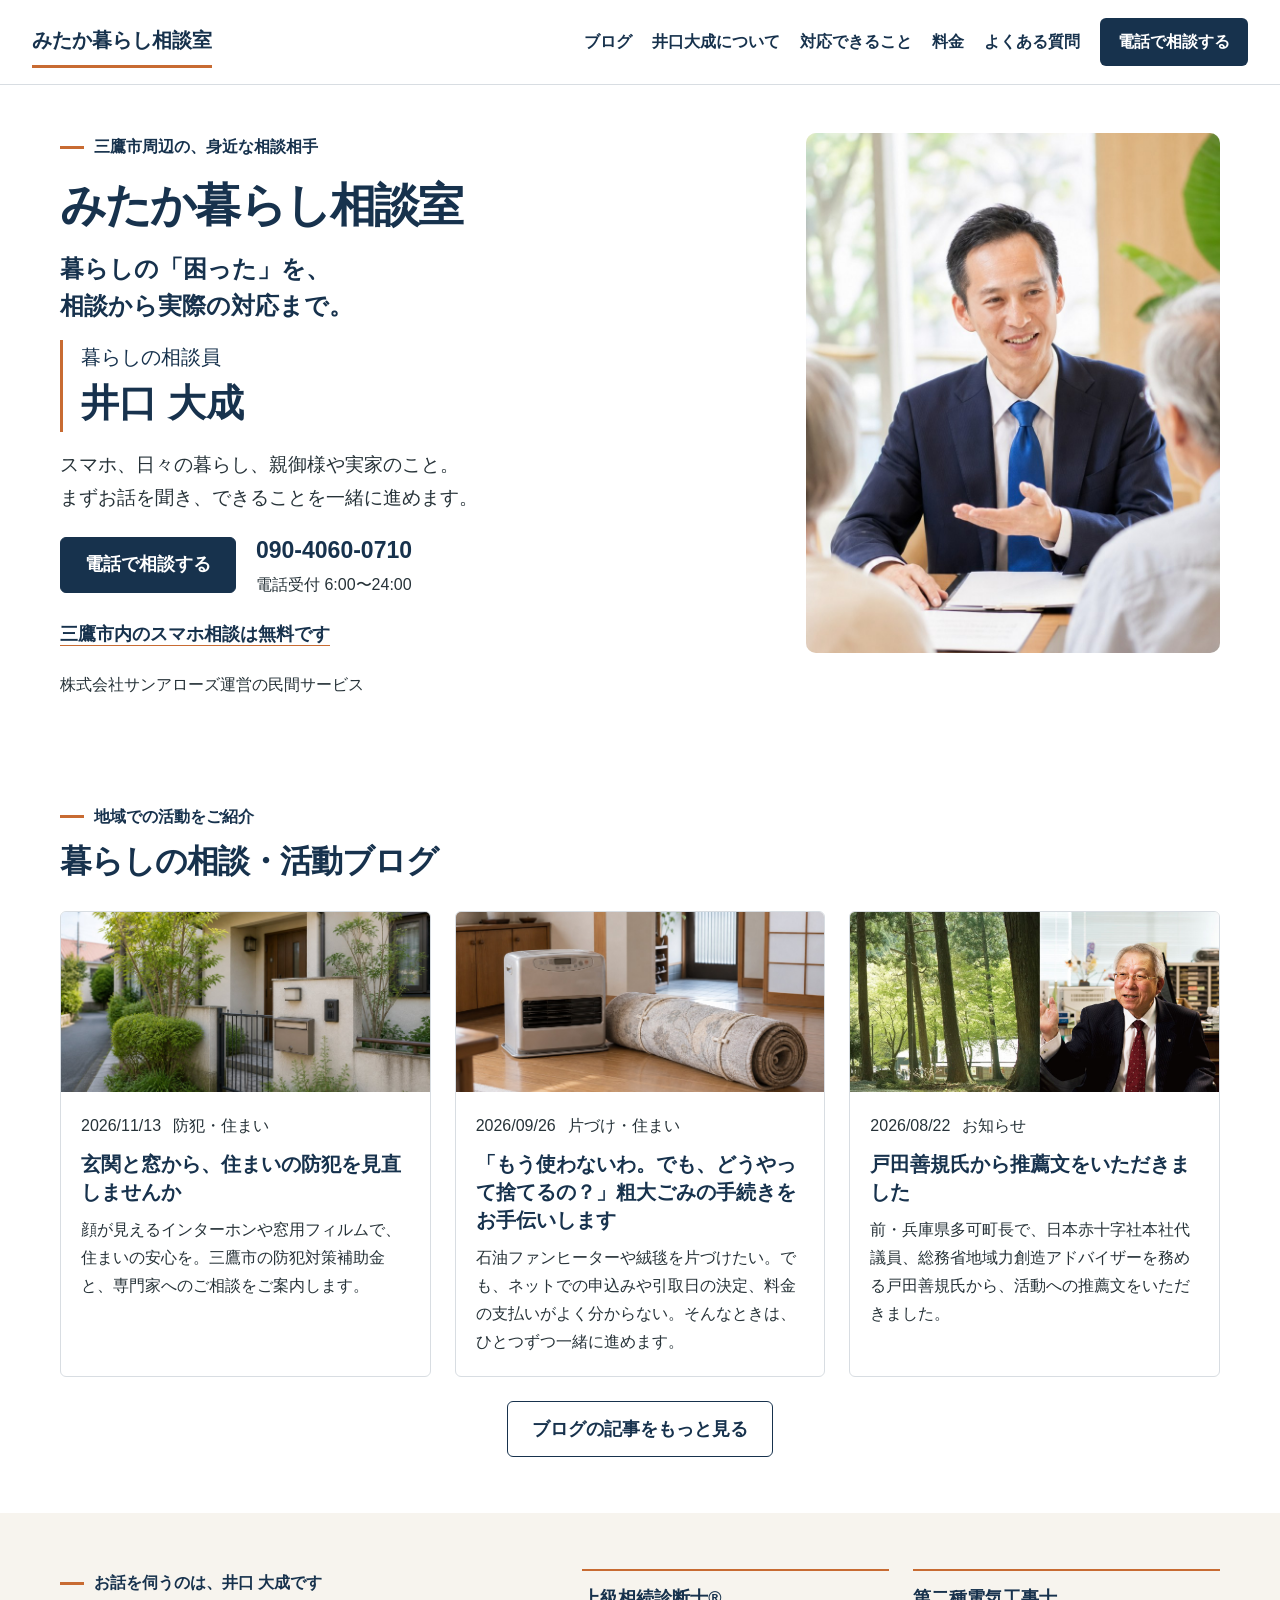
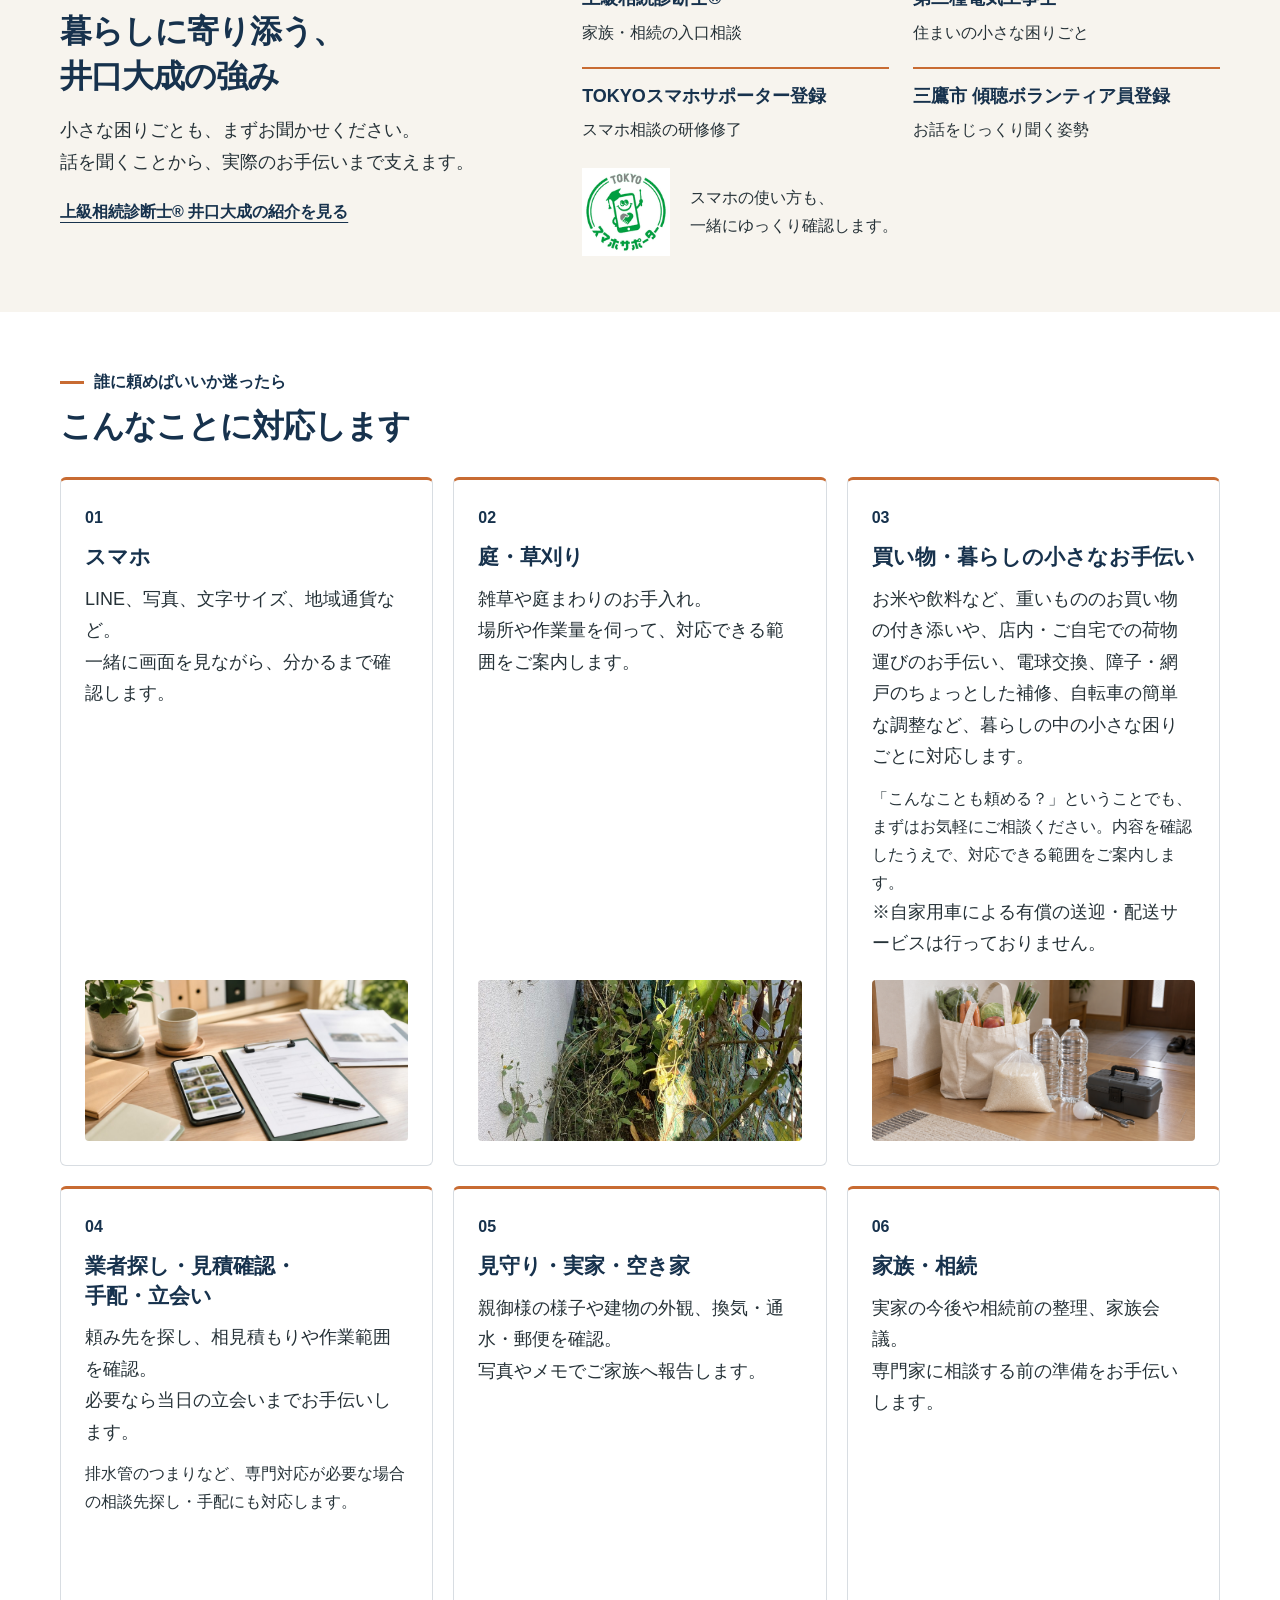
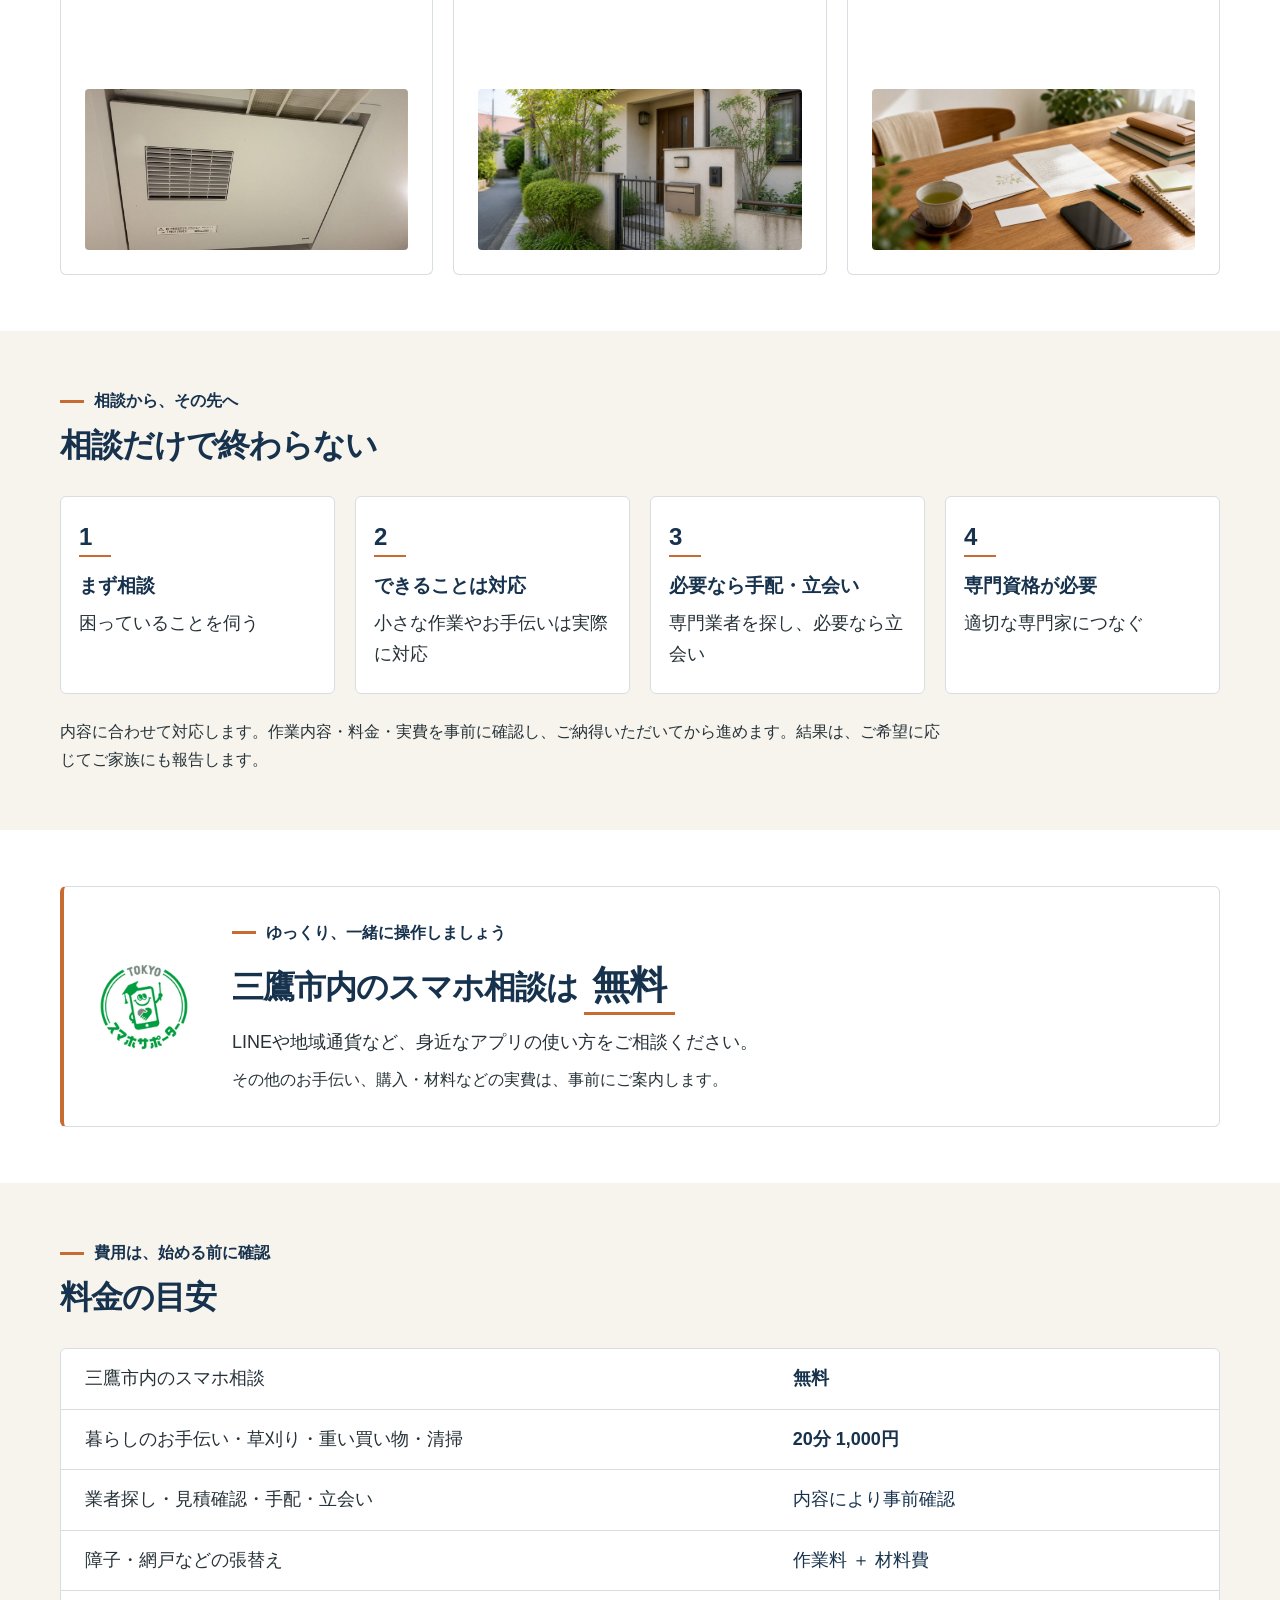
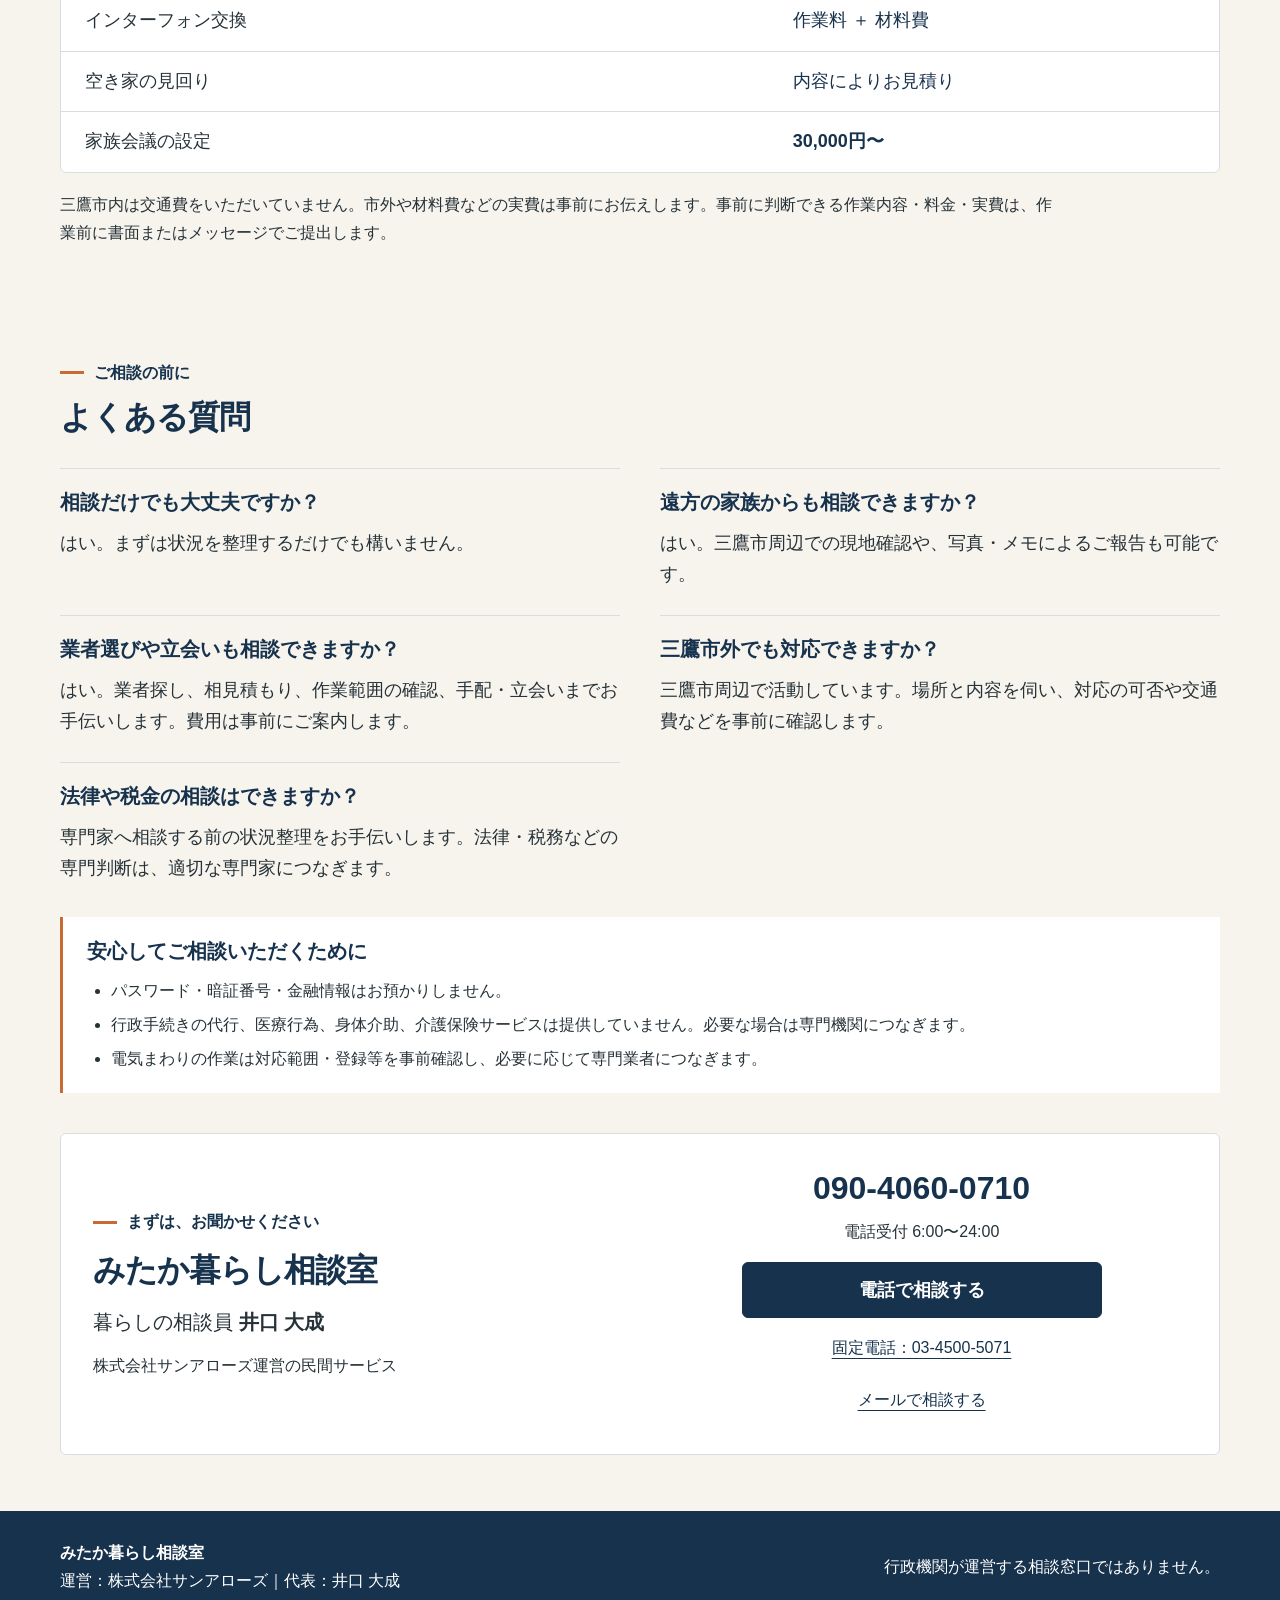
<file: index.html>
<!doctype html>
<html lang="ja">
<head>
  <!-- Google tag (gtag.js) -->
  <script async src="https://www.googletagmanager.com/gtag/js?id=G-QJG6G1WE6G"></script>
  <script>
    window.dataLayer = window.dataLayer || [];
    function gtag(){dataLayer.push(arguments);}
    gtag('js', new Date());
    gtag('config', 'G-QJG6G1WE6G');
  </script>
  <meta charset="utf-8">
  <meta name="google-site-verification" content="6LfsQJIEsfAeT_lOTCRj0PN3sZgobN3AZ83NGo0fLEg" />
  <meta name="viewport" content="width=device-width, initial-scale=1">
  <title>みたか暮らし相談室｜暮らしの相談員 井口 大成</title>
  <meta name="description" content="暮らしの相談員 井口大成に、スマホ・庭・買い物・実家・家族の困りごとを相談できます。相談から実際の対応、業者の手配・立会いまで。三鷹市内のスマホ相談は無料。株式会社サンアローズが運営する民間サービスです。">
  <meta property="og:title" content="みたか暮らし相談室｜暮らしの相談員 井口 大成">
  <meta property="og:description" content="暮らしの「困った」を、相談から実際の対応まで。三鷹市内のスマホ相談は無料です。株式会社サンアローズ運営の民間サービス。">
  <meta property="og:type" content="website">
  <meta property="og:image" content="assets/images/profile-consultation-iguchi-selected.png">
  <link rel="stylesheet" href="home.css?v=20260918-cards">
</head>
<body class="home-page">
  <a class="skip-link" href="#main-content">本文へ進む</a>
  <header class="site-header">
    <a class="brand" href="#top" aria-label="みたか暮らし相談室 トップへ">みたか暮らし相談室</a>
    <button class="nav-toggle" type="button" aria-expanded="false" aria-controls="site-nav">メニュー</button>
    <nav id="site-nav" class="site-nav" aria-label="目的別ナビゲーション">
      <a href="#activities">ブログ</a>
      <a href="#first">井口大成について</a>
      <a href="#services">対応できること</a>
      <a href="#price">料金</a>
      <a href="#faq">よくある質問</a>
      <a class="nav-contact" href="#contact">電話で相談する</a>
    </nav>
  </header>

  <main id="main-content">
    <section id="top" class="hero section" aria-labelledby="hero-title">
      <div class="container hero-grid">
        <div class="hero-heading">
          <p class="eyebrow">三鷹市周辺の、身近な相談相手</p>
          <h1 id="hero-title">みたか暮らし相談室</h1>
          <p class="hero-subtitle">暮らしの「困った」を、<br>相談から実際の対応まで。</p>
        </div>
        <div class="hero-person">
          <p>暮らしの相談員</p>
          <p class="person-name">井口 大成</p>
        </div>
        <figure class="hero-portrait">
          <img src="assets/images/profile-consultation-iguchi-selected.png" alt="ご家族の話を聞く暮らしの相談員 井口大成" width="864" height="1824" fetchpriority="high">
        </figure>
        <p class="hero-description">スマホ、日々の暮らし、親御様や実家のこと。<br class="desktop-break">まずお話を聞き、できることを一緒に進めます。</p>
        <div class="hero-actions">
          <a class="button primary" href="tel:09040600710" data-call-cta>電話で相談する</a>
          <div>
            <a class="inline-phone" href="tel:09040600710">090-4060-0710</a>
            <p class="reception">電話受付 6:00〜24:00</p>
          </div>
        </div>
        <p class="hero-free"><a href="#smartphone">三鷹市内のスマホ相談は無料です</a></p>
        <p class="operator">株式会社サンアローズ運営の民間サービス</p>
      </div>
    </section>

    <section id="activities" class="section" aria-labelledby="activities-title">
      <div class="container">
        <div class="section-heading"><p class="eyebrow">地域での活動をご紹介</p><h2 id="activities-title">暮らしの相談・活動ブログ</h2></div>
        <div id="activities-list" class="activity-grid">
          <article class="activity-card"><div class="activity-media"><img src="assets/images/vacant-house-check.jpg" alt="インターホンのある玄関と窓のイメージ" loading="lazy"></div><div class="activity-body"><div class="activity-meta"><time datetime="2026-11-14">2026/11/14</time><span>防犯・住まい</span></div><h3><a href="activities/2026-11-activity-001.html">玄関と窓から、住まいの防犯を見直しませんか</a></h3><p>顔が見えるインターホンや窓用フィルムで、住まいの安心を。三鷹市の防犯対策補助金と、専門家へのご相談をご案内します。</p></div></article>
          <article class="activity-card"><div class="activity-media"><img src="assets/activities/bulky-waste-fan-heater-carpet-jp.jpg" alt="日本の家庭で粗大ごみの引き取りに備えた石油ファンヒーターと丸めた絨毯のイメージ" loading="lazy"></div><div class="activity-body"><div class="activity-meta"><time datetime="2026-09-27">2026/09/27</time><span>片づけ・住まい</span></div><h3><a href="activities/2026-09-activity-001.html">「もう使わないわ。でも、どうやって捨てるの？」粗大ごみの手続きをお手伝いします</a></h3><p>石油ファンヒーターや絨毯を片づけたい。でも、ネットでの申込みや引取日の決定、料金の支払いがよく分からない。そんなときは、ひとつずつ一緒に進めます。</p></div></article>
          <article class="activity-card"><div class="activity-media"><img src="assets/images/toda-yoshinori-profile.jpg" alt="戸田善規氏の写真" loading="lazy"></div><div class="activity-body"><div class="activity-meta"><time datetime="2026-08-23">2026/08/23</time><span>お知らせ</span></div><h3><a href="activities/2026-08-activity-023.html">戸田善規氏から推薦文をいただきました</a></h3><p>前・兵庫県多可町長で、日本赤十字社本社代議員、総務省地域力創造アドバイザーを務める戸田善規氏から、活動への推薦文をいただきました。</p></div></article>
        </div>
        <div class="blog-more"><a class="button secondary" href="activities/index.html">ブログの記事をもっと見る</a></div>
      </div>
    </section>

    <section id="first" class="section strengths soft" aria-labelledby="strengths-title">
      <div class="container strengths-grid">
        <div>
          <p class="eyebrow">お話を伺うのは、井口 大成です</p>
          <h2 id="strengths-title">暮らしに寄り添う、<br>井口大成の強み</h2>
          <p>小さな困りごとも、まずお聞かせください。<br>話を聞くことから、実際のお手伝いまで支えます。</p>
          <a class="text-link" href="https://souzokushindan.com/sys/up_consultant/tokyo_t_iguchi/" target="_blank" rel="noopener noreferrer">上級相続診断士® 井口大成の紹介を見る</a>
        </div>
        <div class="strengths-detail">
          <ul class="credential-list">
            <li><strong>上級相続診断士®</strong><span>家族・相続の入口相談</span></li>
            <li><strong>第二種電気工事士</strong><span>住まいの小さな困りごと</span></li>
            <li><strong>TOKYOスマホサポーター登録</strong><span>スマホ相談の研修修了</span></li>
            <li><strong>三鷹市 傾聴ボランティア員登録</strong><span>お話をじっくり聞く姿勢</span></li>
          </ul>
          <div class="supporter-proof">
            <img class="supporter-logo" src="assets/images/tokyo-sumasapo.png" alt="TOKYOスマホサポーターのロゴ" width="128" height="128" loading="lazy">
            <p>スマホの使い方も、<br>一緒にゆっくり確認します。</p>
          </div>
        </div>
      </div>
    </section>

    <section id="services" class="section" aria-labelledby="services-title">
      <div class="container">
        <div class="section-heading">
          <p class="eyebrow">誰に頼めばいいか迷ったら</p>
          <h2 id="services-title">こんなことに対応します</h2>
        </div>
        <div class="service-grid">
          <article class="service-card"><p class="card-number" aria-hidden="true">01</p><h3>スマホ</h3><p>LINE、写真、文字サイズ、地域通貨など。<br>一緒に画面を見ながら、分かるまで確認します。</p><img src="assets/images/local-support-report.jpg" alt="木の机に置いたスマホと確認用のメモのイメージ" width="1600" height="854" loading="lazy" decoding="async"></article>
          <article class="service-card"><p class="card-number" aria-hidden="true">02</p><h3>庭・草刈り</h3><p>雑草や庭まわりのお手入れ。<br>場所や作業量を伺って、対応できる範囲をご案内します。</p><img src="assets/activities/vacant-weeding-back-before.jpg" alt="住宅の建物まわりに伸びた雑草" width="1050" height="1400" loading="lazy" decoding="async"></article>
          <article class="service-card"><p class="card-number" aria-hidden="true">03</p><h3>買い物・暮らしの小さなお手伝い</h3><p>お米や飲料など、重いもののお買い物の付き添いや、店内・ご自宅での荷物運びのお手伝い、電球交換、障子・網戸のちょっとした補修、自転車の簡単な調整など、暮らしの中の小さな困りごとに対応します。</p><p class="service-note">「こんなことも頼める？」ということでも、まずはお気軽にご相談ください。内容を確認したうえで、対応できる範囲をご案内します。</p><p class="small-note">※自家用車による有償の送迎・配送サービスは行っておりません。</p><img src="assets/images/service-shopping-small-tasks.png" alt="買い物袋、お米、水と小さな家庭用工具のイメージ" width="1672" height="941" loading="lazy" decoding="async"></article>
          <article class="service-card"><p class="card-number" aria-hidden="true">04</p><h3>業者探し・見積確認・<br>手配・立会い</h3><p>頼み先を探し、相見積もりや作業範囲を確認。<br>必要なら当日の立会いまでお手伝いします。</p><p class="service-note">排水管のつまりなど、専門対応が必要な場合の相談先探し・手配にも対応します。</p><img class="service-equipment-photo" src="assets/activities/bath-fan-unit-before.jpg" alt="日本の家庭の浴室換気設備を確認するイメージ" width="1050" height="1400" loading="lazy" decoding="async"></article>
          <article id="vacant-house" class="service-card"><p class="card-number" aria-hidden="true">05</p><h3>見守り・実家・空き家</h3><p>親御様の様子や建物の外観、換気・通水・郵便を確認。<br>写真やメモでご家族へ報告します。</p><img src="assets/images/vacant-house-check.jpg" alt="日本の住宅の門扉、玄関と郵便受けのイメージ" width="1536" height="1024" loading="lazy" decoding="async"></article>
          <article class="service-card"><p class="card-number" aria-hidden="true">06</p><h3>家族・相続</h3><p>実家の今後や相続前の整理、家族会議。<br>専門家に相談する前の準備をお手伝いします。</p><img src="assets/images/consultation-table.jpg" alt="家庭の机に置いた書類、封筒とノートのイメージ" width="1600" height="854" loading="lazy" decoding="async"></article>
        </div>
      </div>
    </section>

    <section id="flow" class="section soft" aria-labelledby="flow-title">
      <div class="container">
        <div class="section-heading"><p class="eyebrow">相談から、その先へ</p><h2 id="flow-title">相談だけで終わらない</h2></div>
        <ol class="flow-list">
          <li><span class="step-number">1</span><div><h3>まず相談</h3><p>困っていることを伺う</p></div></li>
          <li><span class="step-number">2</span><div><h3>できることは対応</h3><p>小さな作業やお手伝いは実際に対応</p></div></li>
          <li><span class="step-number">3</span><div><h3>必要なら手配・立会い</h3><p>専門業者を探し、必要なら立会い</p></div></li>
          <li><span class="step-number">4</span><div><h3>専門資格が必要</h3><p>適切な専門家につなぐ</p></div></li>
        </ol>
        <p class="flow-note">内容に合わせて対応します。作業内容・料金・実費を事前に確認し、ご納得いただいてから進めます。結果は、ご希望に応じてご家族にも報告します。</p>
      </div>
    </section>

    <section id="smartphone" class="section smartphone-section" aria-labelledby="smartphone-title">
      <div class="container smartphone-panel">
        <img class="supporter-logo" src="assets/images/tokyo-sumasapo.png" alt="TOKYOスマホサポーターのロゴ" width="128" height="128" loading="lazy">
        <div><p class="eyebrow">ゆっくり、一緒に操作しましょう</p><h2 id="smartphone-title">三鷹市内のスマホ相談は<strong>無料</strong></h2><p>LINEや地域通貨など、身近なアプリの使い方をご相談ください。</p><p class="small-note">その他のお手伝い、購入・材料などの実費は、事前にご案内します。</p></div>
      </div>
    </section>

    <section id="price" class="section soft" aria-labelledby="price-title">
      <div class="container">
        <div class="section-heading"><p class="eyebrow">費用は、始める前に確認</p><h2 id="price-title">料金の目安</h2></div>
        <dl class="price-list">
          <div><dt>三鷹市内のスマホ相談</dt><dd><strong>無料</strong></dd></div>
          <div><dt>暮らしのお手伝い・草刈り・重い買い物・清掃</dt><dd><strong>20分 1,000円</strong></dd></div>
          <div><dt>業者探し・見積確認・手配・立会い</dt><dd>内容により事前確認</dd></div>
          <div><dt>障子・網戸などの張替え</dt><dd>作業料 ＋ 材料費</dd></div>
          <div><dt>インターフォン交換</dt><dd>作業料 ＋ 材料費</dd></div>
          <div><dt>空き家の見回り</dt><dd>内容によりお見積り</dd></div>
          <div><dt>家族会議の設定</dt><dd><strong>30,000円〜</strong></dd></div>
        </dl>
        <p class="small-note price-note">三鷹市内は交通費をいただいていません。市外や材料費などの実費は事前にお伝えします。事前に判断できる作業内容・料金・実費は、作業前に書面またはメッセージでご提出します。</p>
      </div>
    </section>

    <section id="faq" class="section soft" aria-labelledby="faq-title">
      <div class="container">
        <div class="section-heading"><p class="eyebrow">ご相談の前に</p><h2 id="faq-title">よくある質問</h2></div>
        <dl class="faq-list">
          <div><dt>相談だけでも大丈夫ですか？</dt><dd>はい。まずは状況を整理するだけでも構いません。</dd></div>
          <div><dt>遠方の家族からも相談できますか？</dt><dd>はい。三鷹市周辺での現地確認や、写真・メモによるご報告も可能です。</dd></div>
          <div><dt>業者選びや立会いも相談できますか？</dt><dd>はい。業者探し、相見積もり、作業範囲の確認、手配・立会いまでお手伝いします。費用は事前にご案内します。</dd></div>
          <div><dt>三鷹市外でも対応できますか？</dt><dd>三鷹市周辺で活動しています。場所と内容を伺い、対応の可否や交通費などを事前に確認します。</dd></div>
          <div><dt>法律や税金の相談はできますか？</dt><dd>専門家へ相談する前の状況整理をお手伝いします。法律・税務などの専門判断は、適切な専門家につなぎます。</dd></div>
        </dl>
        <aside class="promises" aria-labelledby="promises-title">
          <h3 id="promises-title">安心してご相談いただくために</h3>
          <ul><li>パスワード・暗証番号・金融情報はお預かりしません。</li><li>行政手続きの代行、医療行為、身体介助、介護保険サービスは提供していません。必要な場合は専門機関につなぎます。</li><li>電気まわりの作業は対応範囲・登録等を事前確認し、必要に応じて専門業者につなぎます。</li></ul>
        </aside>
        <div id="contact" class="contact-box" aria-labelledby="contact-title">
          <div><p class="eyebrow">まずは、お聞かせください</p><h2 id="contact-title">みたか暮らし相談室</h2><p class="contact-person">暮らしの相談員 <strong>井口 大成</strong></p><p>株式会社サンアローズ運営の民間サービス</p></div>
          <div class="contact-actions"><a class="phone" href="tel:09040600710">090-4060-0710</a><p class="reception">電話受付 6:00〜24:00</p><a class="button primary" href="tel:09040600710" data-call-cta>電話で相談する</a><a class="contact-sub" href="tel:0345005071">固定電話：03-4500-5071</a><a class="contact-sub" href="mailto:t.iguchi@sunarrows-tky.co.jp">メールで相談する</a></div>
        </div>
      </div>
    </section>
  </main>
  <footer class="site-footer"><div class="container footer-inner"><p><strong>みたか暮らし相談室</strong><br>運営：株式会社サンアローズ｜代表：井口 大成</p><p>行政機関が運営する相談窓口ではありません。</p></div></footer>
  <div class="mobile-call-bar" aria-label="スマホ用お問い合わせ" hidden><a href="tel:09040600710">電話で相談する <span>090-4060-0710</span></a></div>
  <script src="script.js?v=20260918-person" defer></script>
</body>
</html>
</file>
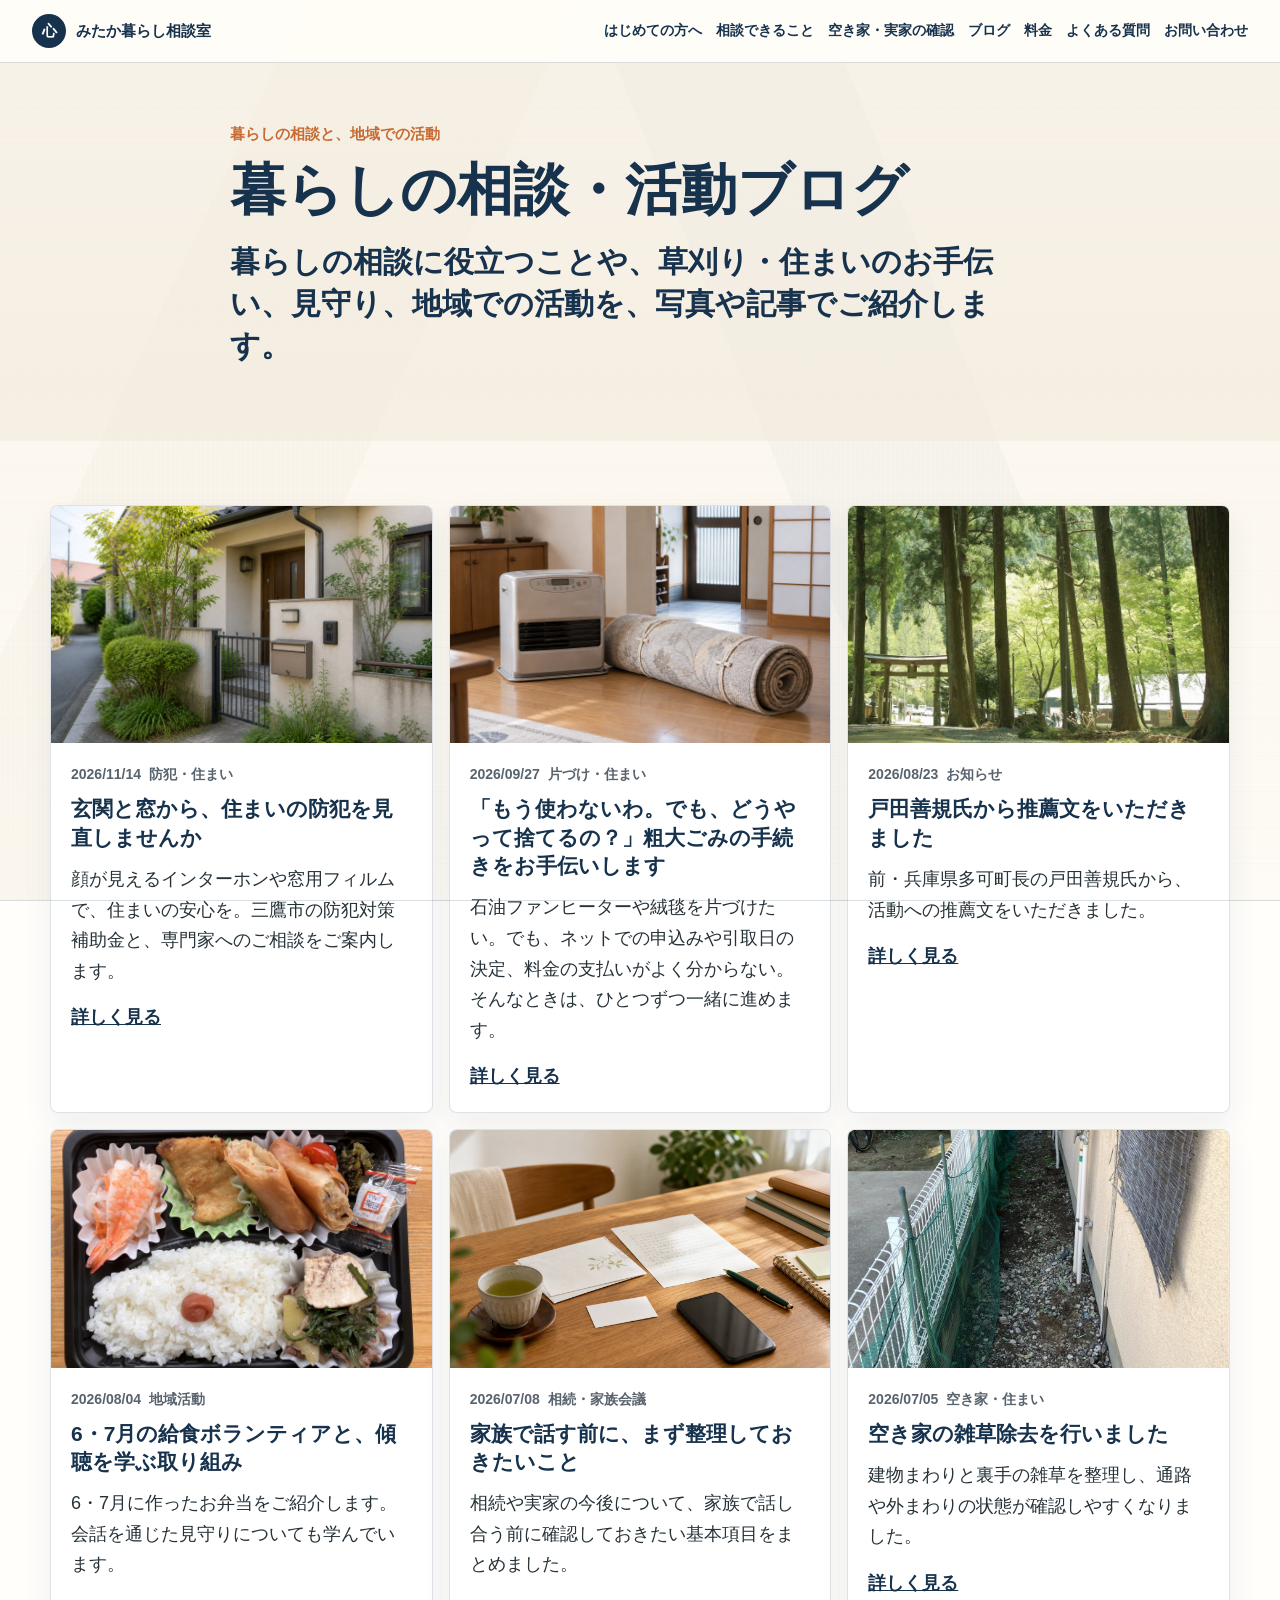
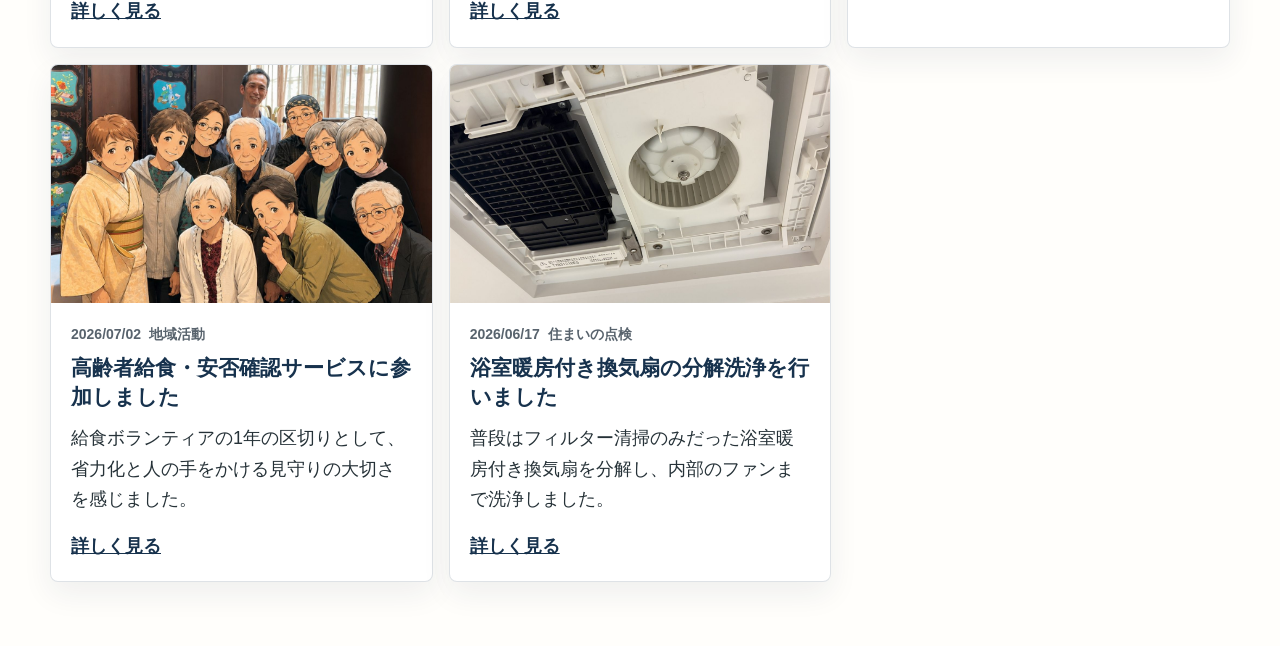
<file: activities/index.html>
<!doctype html>
<html lang="ja">
<head>
  <!-- Google tag (gtag.js) -->
  <script async src="https://www.googletagmanager.com/gtag/js?id=G-QJG6G1WE6G"></script>
  <script>
    window.dataLayer = window.dataLayer || [];
    function gtag(){dataLayer.push(arguments);}
    gtag('js', new Date());
    gtag('config', 'G-QJG6G1WE6G');
  </script>
  <meta charset="utf-8">
  <meta name="viewport" content="width=device-width, initial-scale=1">
  <title>暮らしの相談・活動ブログ｜みたか暮らし相談室</title>
  <meta name="description" content="みたか暮らし相談室の暮らしの相談・活動ブログです。地域活動、空き家・住まい、入口相談に関する小さなお知らせを掲載しています。">
  <link rel="stylesheet" href="../styles.css?v=20260917-kurashi">
</head>
<body class="article-page">
  <header class="site-header">
    <a class="brand" href="../index.html#top" aria-label="みたか暮らし相談室 トップへ">
      <span class="brand-mark" aria-hidden="true">心</span>
      <span class="brand-text">みたか暮らし相談室</span>
    </a>
    <button class="nav-toggle" type="button" aria-expanded="false" aria-controls="site-nav">メニュー</button>
    <nav id="site-nav" class="site-nav" aria-label="目的別ナビゲーション">
      <a href="../index.html#first">はじめての方へ</a>
      <a href="../index.html#services">相談できること</a>
      <a href="../index.html#vacant-house">空き家・実家の確認</a>
      <a href="../index.html#activities">ブログ</a>
      <a href="../index.html#price">料金</a>
      <a href="../index.html#faq">よくある質問</a>
      <a href="../index.html#contact">お問い合わせ</a>
    </nav>
  </header>
  <main>
    <section class="article-hero">
      <div class="container article-body">
        <p class="eyebrow">暮らしの相談と、地域での活動</p>
        <h1>暮らしの相談・活動ブログ</h1>
        <p class="lead">暮らしの相談に役立つことや、草刈り・住まいのお手伝い、見守り、地域での活動を、写真や記事でご紹介します。</p>
      </div>
    </section>
    <section class="section">
      <div class="container">
        <div class="activity-grid">
          <article class="activity-card">
            <div class="activity-media"><img src="../assets/images/vacant-house-check.jpg" alt="インターホンのある玄関と窓のイメージ" loading="lazy"></div>
            <div class="activity-body">
              <div class="activity-meta"><time datetime="2026-11-14">2026/11/14</time><span>防犯・住まい</span></div>
              <h3>玄関と窓から、住まいの防犯を見直しませんか</h3>
              <p>顔が見えるインターホンや窓用フィルムで、住まいの安心を。三鷹市の防犯対策補助金と、専門家へのご相談をご案内します。</p>
              <a class="text-link" href="2026-11-activity-001.html">詳しく見る</a>
            </div>
          </article>
          <article class="activity-card">
            <div class="activity-media"><img src="../assets/activities/bulky-waste-fan-heater-carpet-jp.jpg" alt="日本の家庭で粗大ごみの引き取りに備えた石油ファンヒーターと丸めた絨毯のイメージ"></div>
            <div class="activity-body">
              <div class="activity-meta"><span>2026/09/27</span><span>片づけ・住まい</span></div>
              <h3>「もう使わないわ。でも、どうやって捨てるの？」粗大ごみの手続きをお手伝いします</h3>
              <p>石油ファンヒーターや絨毯を片づけたい。でも、ネットでの申込みや引取日の決定、料金の支払いがよく分からない。そんなときは、ひとつずつ一緒に進めます。</p>
              <a class="text-link" href="2026-09-activity-001.html">詳しく見る</a>
            </div>
          </article>
          <article class="activity-card">
            <div class="activity-media"><img src="../assets/images/toda-yoshinori-profile.jpg" alt="戸田善規氏の写真"></div>
            <div class="activity-body">
              <div class="activity-meta"><span>2026/08/23</span><span>お知らせ</span></div>
              <h3>戸田善規氏から推薦文をいただきました</h3>
              <p>前・兵庫県多可町長の戸田善規氏から、活動への推薦文をいただきました。</p>
              <a class="text-link" href="2026-08-activity-023.html">詳しく見る</a>
            </div>
          </article>
          <article class="activity-card">
            <div class="activity-media"><img src="../assets/activities/img_8447.jpg?v=20260804" alt="彩りよく詰められた給食ボランティアのお弁当"></div>
            <div class="activity-body">
              <div class="activity-meta"><span>2026/08/04</span><span>地域活動</span></div>
              <h3>6・7月の給食ボランティアと、傾聴を学ぶ取り組み</h3>
              <p>6・7月に作ったお弁当をご紹介します。会話を通じた見守りについても学んでいます。</p>
              <a class="text-link" href="2026-08-activity-001.html">詳しく見る</a>
            </div>
          </article>
          <article class="activity-card">
            <div class="activity-media"><img src="../assets/images/consultation-table.jpg" alt="相談内容を整理するためのテーブルと書類"></div>
            <div class="activity-body">
              <div class="activity-meta"><span>2026/07/08</span><span>相続・家族会議</span></div>
              <h3>家族で話す前に、まず整理しておきたいこと</h3>
              <p>相続や実家の今後について、家族で話し合う前に確認しておきたい基本項目をまとめました。</p>
              <a class="text-link" href="2026-07-activity-003.html">詳しく見る</a>
            </div>
          </article>
          <article class="activity-card">
            <div class="activity-media"><img src="../assets/activities/vacant-weeding-path-after.jpg" alt="雑草除去後に通路が確認しやすくなった建物まわり"></div>
            <div class="activity-body">
              <div class="activity-meta"><span>2026/07/05</span><span>空き家・住まい</span></div>
              <h3>空き家の雑草除去を行いました</h3>
              <p>建物まわりと裏手の雑草を整理し、通路や外まわりの状態が確認しやすくなりました。</p>
              <a class="text-link" href="2026-07-activity-002.html">詳しく見る</a>
            </div>
          </article>
          <article class="activity-card">
            <div class="activity-media"><img src="../assets/activities/volunteer-dinner-2026.jpg" alt="給食ボランティアの食事会で撮影した集合写真のイラスト加工画像"></div>
            <div class="activity-body">
              <div class="activity-meta"><span>2026/07/02</span><span>地域活動</span></div>
              <h3>高齢者給食・安否確認サービスに参加しました</h3>
              <p>給食ボランティアの1年の区切りとして、省力化と人の手をかける見守りの大切さを感じました。</p>
              <a class="text-link" href="2026-07-activity-001.html">詳しく見る</a>
            </div>
          </article>
          <article class="activity-card">
            <div class="activity-media"><img src="../assets/activities/bath-fan-clean-installed.jpg" alt="洗浄後に浴室暖房付き換気扇へファンを戻した状態"></div>
            <div class="activity-body">
              <div class="activity-meta"><span>2026/06/17</span><span>住まいの点検</span></div>
              <h3>浴室暖房付き換気扇の分解洗浄を行いました</h3>
              <p>普段はフィルター清掃のみだった浴室暖房付き換気扇を分解し、内部のファンまで洗浄しました。</p>
              <a class="text-link" href="2026-06-activity-001.html">詳しく見る</a>
            </div>
          </article>
        </div>
      </div>
    </section>
  </main>
<script src="../script.js?v=20260917-kurashi"></script>
</body>
</html>
</file>
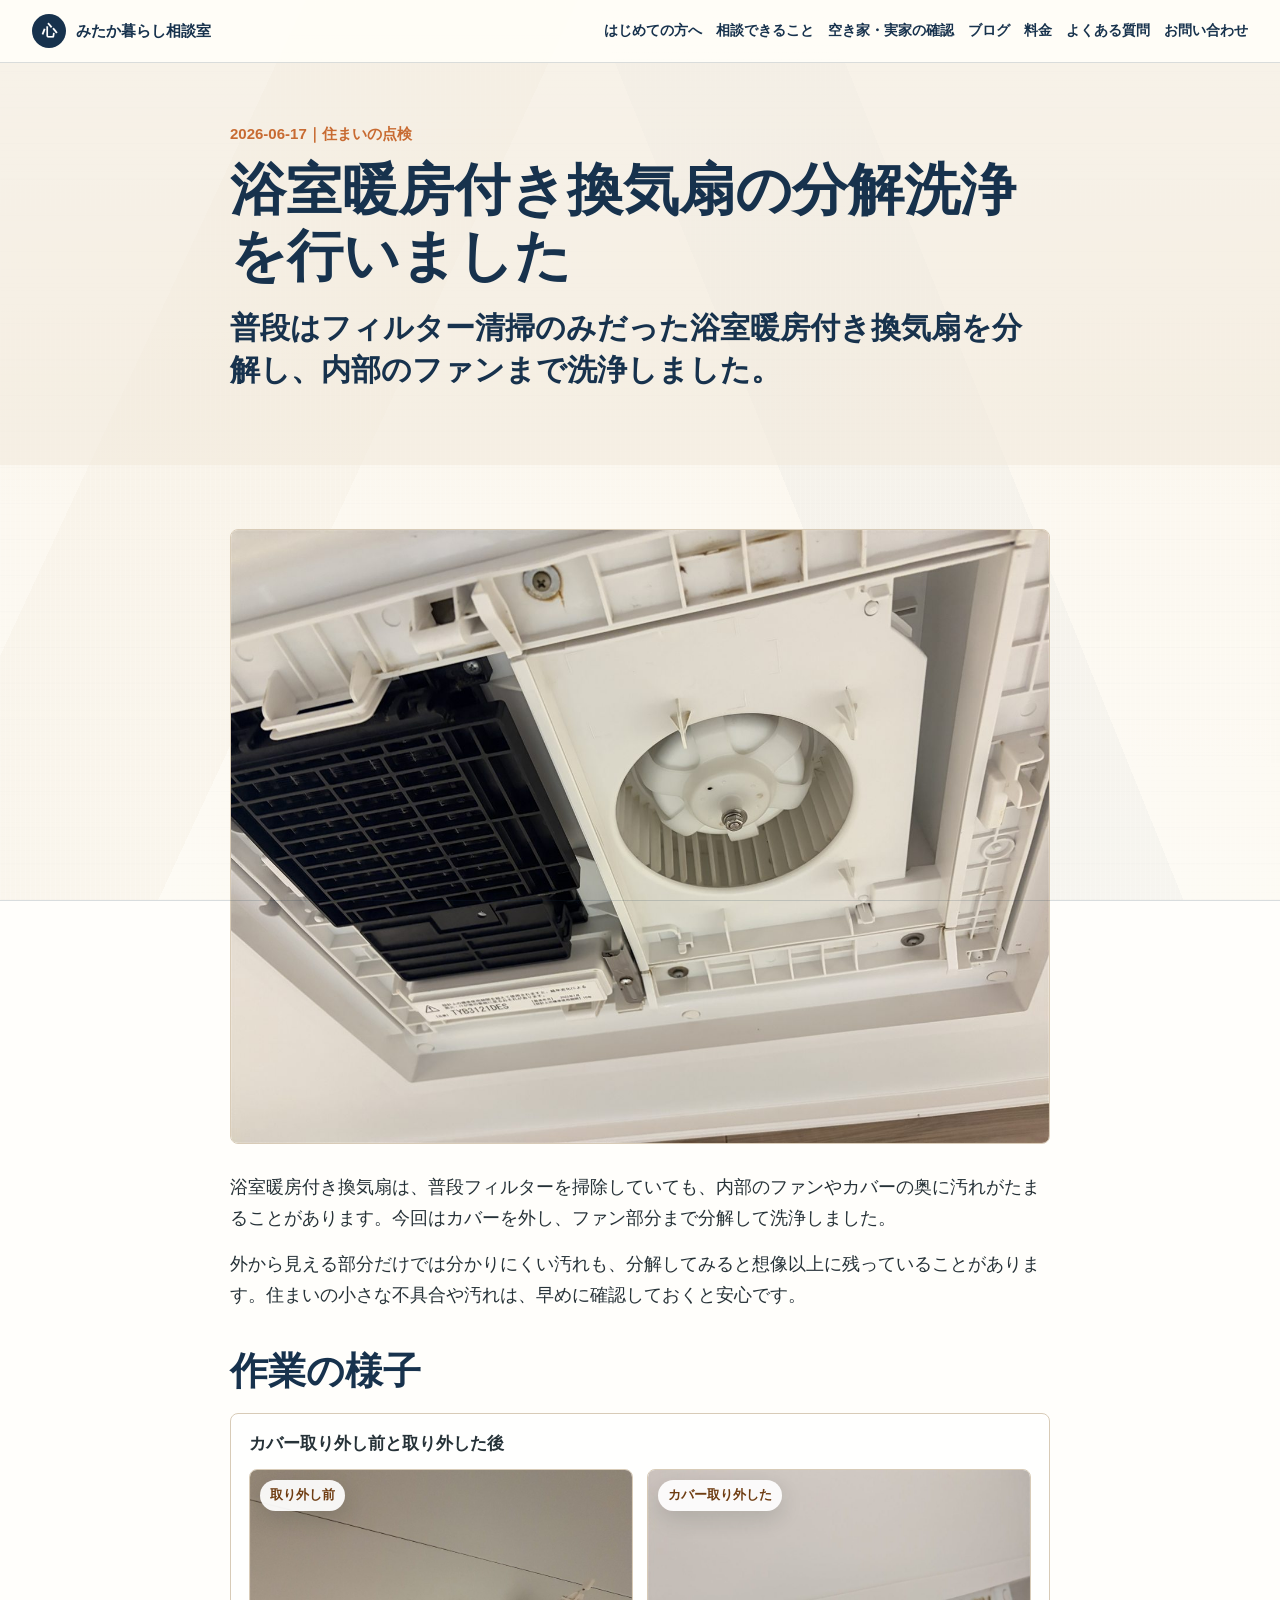
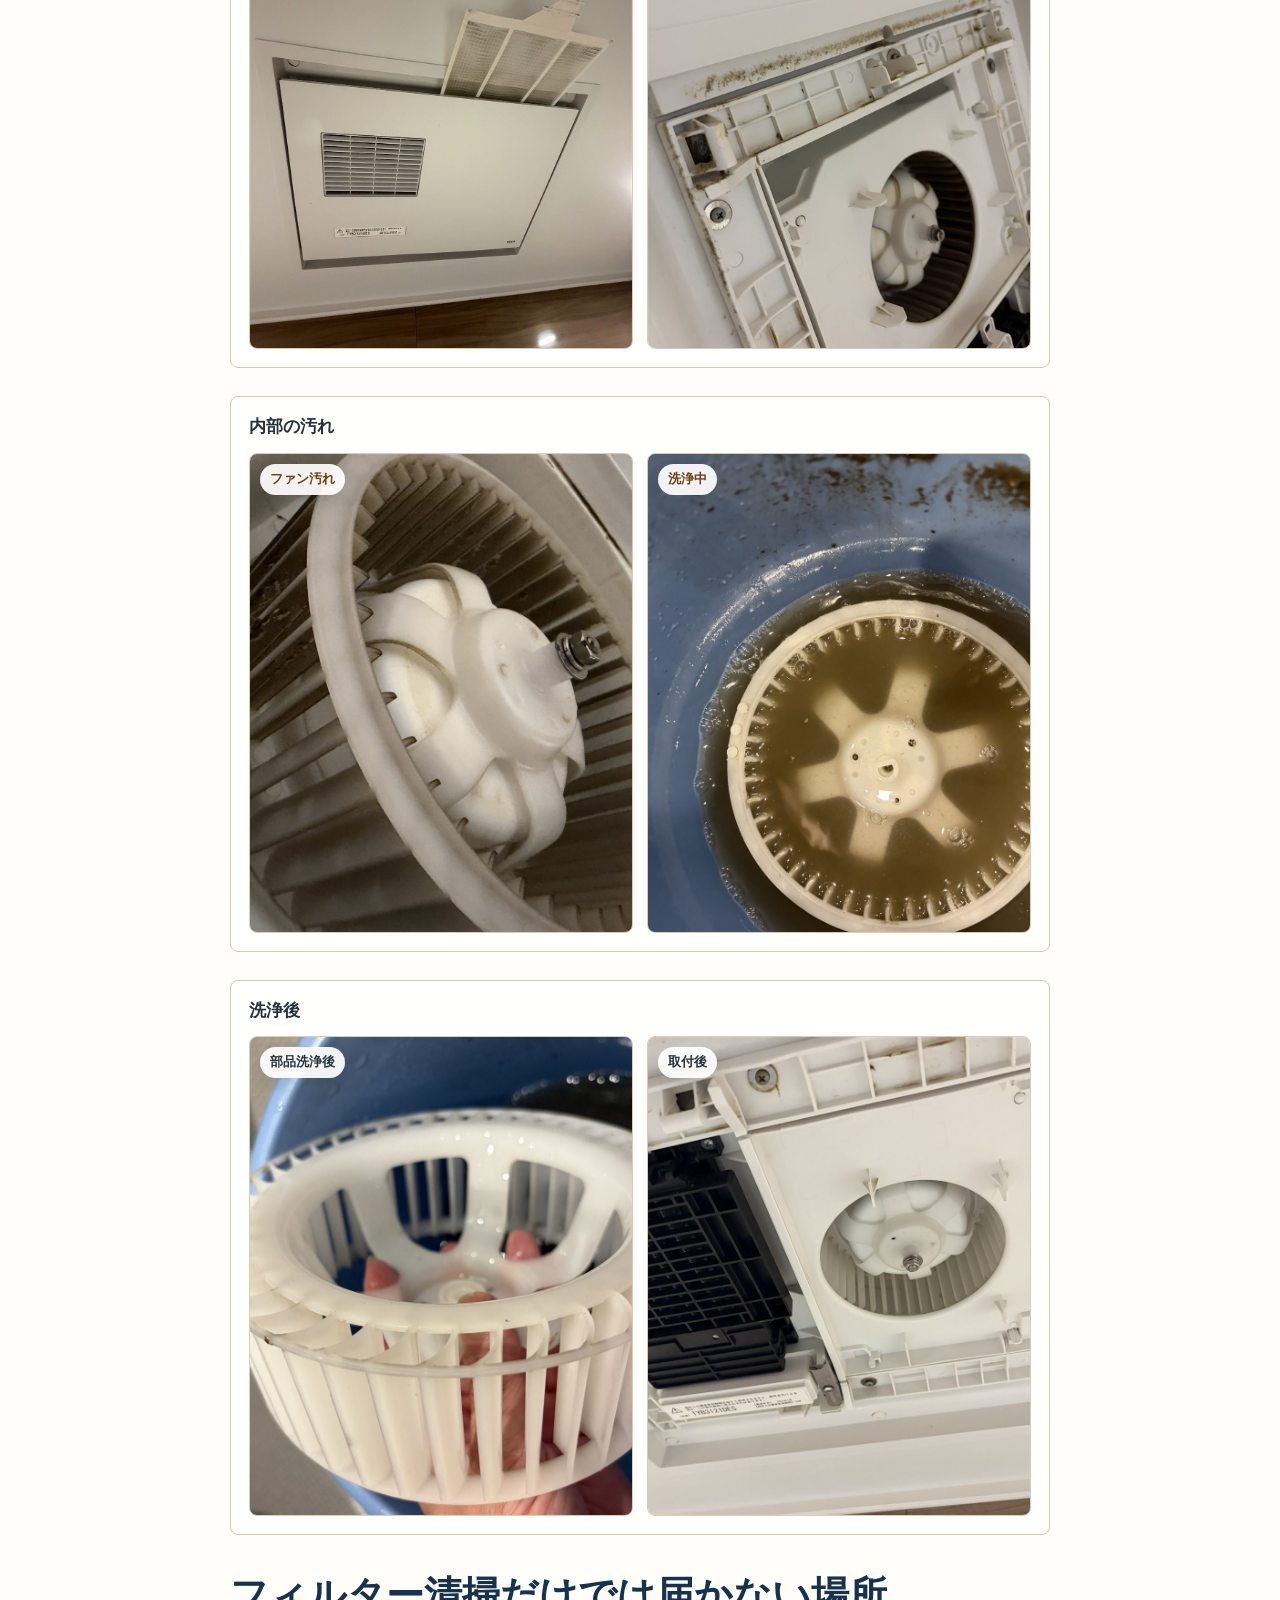
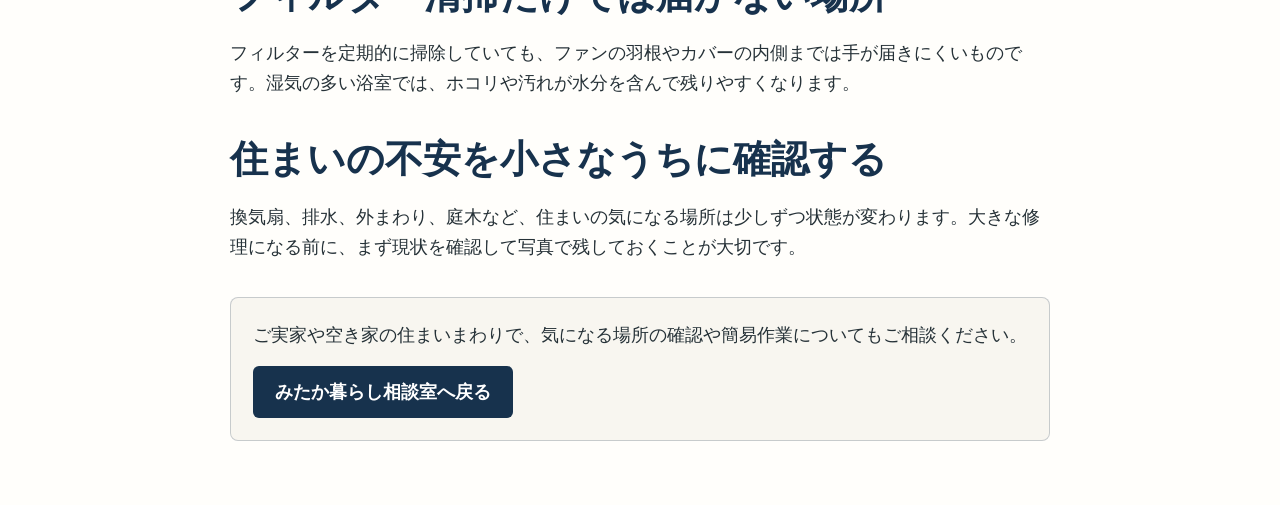
<file: activities/2026-06-activity-001.html>
<!doctype html>
<html lang="ja">
<head>
  <!-- Google tag (gtag.js) -->
  <script async src="https://www.googletagmanager.com/gtag/js?id=G-QJG6G1WE6G"></script>
  <script>
    window.dataLayer = window.dataLayer || [];
    function gtag(){dataLayer.push(arguments);}
    gtag('js', new Date());
    gtag('config', 'G-QJG6G1WE6G');
  </script>
  <meta charset="utf-8">
  <meta name="viewport" content="width=device-width, initial-scale=1">
  <title>浴室暖房付き換気扇の分解洗浄を行いました｜みたか暮らし相談室</title>
  <meta name="description" content="6月17日に浴室暖房付き換気扇の分解洗浄を行いました。普段はフィルター清掃のみだった換気扇のファン内部にたまった汚れと、洗浄後の様子を写真で記録しています。">
  <link rel="stylesheet" href="../styles.css?v=20260917-kurashi">
</head>
<body class="article-page">
  <header class="site-header">
    <a class="brand" href="../index.html#top" aria-label="みたか暮らし相談室 トップへ">
      <span class="brand-mark" aria-hidden="true">心</span>
      <span class="brand-text">みたか暮らし相談室</span>
    </a>
    <button class="nav-toggle" type="button" aria-expanded="false" aria-controls="site-nav">メニュー</button>
    <nav id="site-nav" class="site-nav" aria-label="目的別ナビゲーション">
      <a href="../index.html#first">はじめての方へ</a>
      <a href="../index.html#services">相談できること</a>
      <a href="../index.html#vacant-house">空き家・実家の確認</a>
      <a href="../index.html#activities">ブログ</a>
      <a href="../index.html#price">料金</a>
      <a href="../index.html#faq">よくある質問</a>
      <a href="../index.html#contact">お問い合わせ</a>
    </nav>
  </header>
  <main>
    <section class="article-hero">
      <div class="container article-body">
        <p class="eyebrow">2026-06-17｜住まいの点検</p>
        <h1>浴室暖房付き換気扇の分解洗浄を行いました</h1>
        <p class="lead">普段はフィルター清掃のみだった浴室暖房付き換気扇を分解し、内部のファンまで洗浄しました。</p>
      </div>
    </section>
    <article class="section">
      <div class="container article-body">
        <figure class="article-main-photo">
          <img src="../assets/activities/bath-fan-clean-installed.jpg" alt="洗浄後に浴室暖房付き換気扇へファンを戻した状態">
        </figure>
        <p>浴室暖房付き換気扇は、普段フィルターを掃除していても、内部のファンやカバーの奥に汚れがたまることがあります。今回はカバーを外し、ファン部分まで分解して洗浄しました。</p>
        <p>外から見える部分だけでは分かりにくい汚れも、分解してみると想像以上に残っていることがあります。住まいの小さな不具合や汚れは、早めに確認しておくと安心です。</p>

        <section class="before-after-section" aria-labelledby="bath-fan-photo-title">
          <h2 id="bath-fan-photo-title">作業の様子</h2>
          <div class="before-after-grid">
            <div class="before-after-set">
              <h3>カバー取り外し前と取り外した後</h3>
              <div class="comparison-grid">
                <figure>
                  <span class="photo-label before">取り外し前</span>
                  <img src="../assets/activities/bath-fan-unit-before.jpg" alt="作業前の浴室暖房付き換気扇とフィルター">
                </figure>
                <figure>
                  <span class="photo-label before">カバー取り外した</span>
                  <img src="../assets/activities/bath-fan-cover-open.jpg" alt="カバーを取り外して内部が見える状態の浴室暖房付き換気扇">
                </figure>
              </div>
            </div>
            <div class="before-after-set">
              <h3>内部の汚れ</h3>
              <div class="comparison-grid">
                <figure>
                  <span class="photo-label before">ファン汚れ</span>
                  <img src="../assets/activities/bath-fan-dirty.jpg" alt="分解した浴室換気扇ファンの内部に汚れがたまっている様子">
                </figure>
                <figure>
                  <span class="photo-label before">洗浄中</span>
                  <img src="../assets/activities/bath-fan-wash-water.jpg" alt="洗浄で落ちた汚れが水に出ている様子">
                </figure>
              </div>
            </div>
            <div class="before-after-set">
              <h3>洗浄後</h3>
              <div class="comparison-grid">
                <figure>
                  <span class="photo-label after">部品洗浄後</span>
                  <img src="../assets/activities/bath-fan-clean-part.jpg" alt="洗浄後にきれいになった浴室換気扇のファン部品">
                </figure>
                <figure>
                  <span class="photo-label after">取付後</span>
                  <img src="../assets/activities/bath-fan-clean-installed.jpg" alt="洗浄後に浴室暖房付き換気扇へファンを戻した状態">
                </figure>
              </div>
            </div>
          </div>
        </section>

        <h2>フィルター清掃だけでは届かない場所</h2>
        <p>フィルターを定期的に掃除していても、ファンの羽根やカバーの内側までは手が届きにくいものです。湿気の多い浴室では、ホコリや汚れが水分を含んで残りやすくなります。</p>
        <h2>住まいの不安を小さなうちに確認する</h2>
        <p>換気扇、排水、外まわり、庭木など、住まいの気になる場所は少しずつ状態が変わります。大きな修理になる前に、まず現状を確認して写真で残しておくことが大切です。</p>
        <div class="article-cta">
          <p>ご実家や空き家の住まいまわりで、気になる場所の確認や簡易作業についてもご相談ください。</p>
          <a class="button primary" href="../index.html#contact">みたか暮らし相談室へ戻る</a>
        </div>
      </div>
    </article>
  </main>
<script src="../script.js?v=20260917-kurashi"></script>
</body>
</html>
</file>
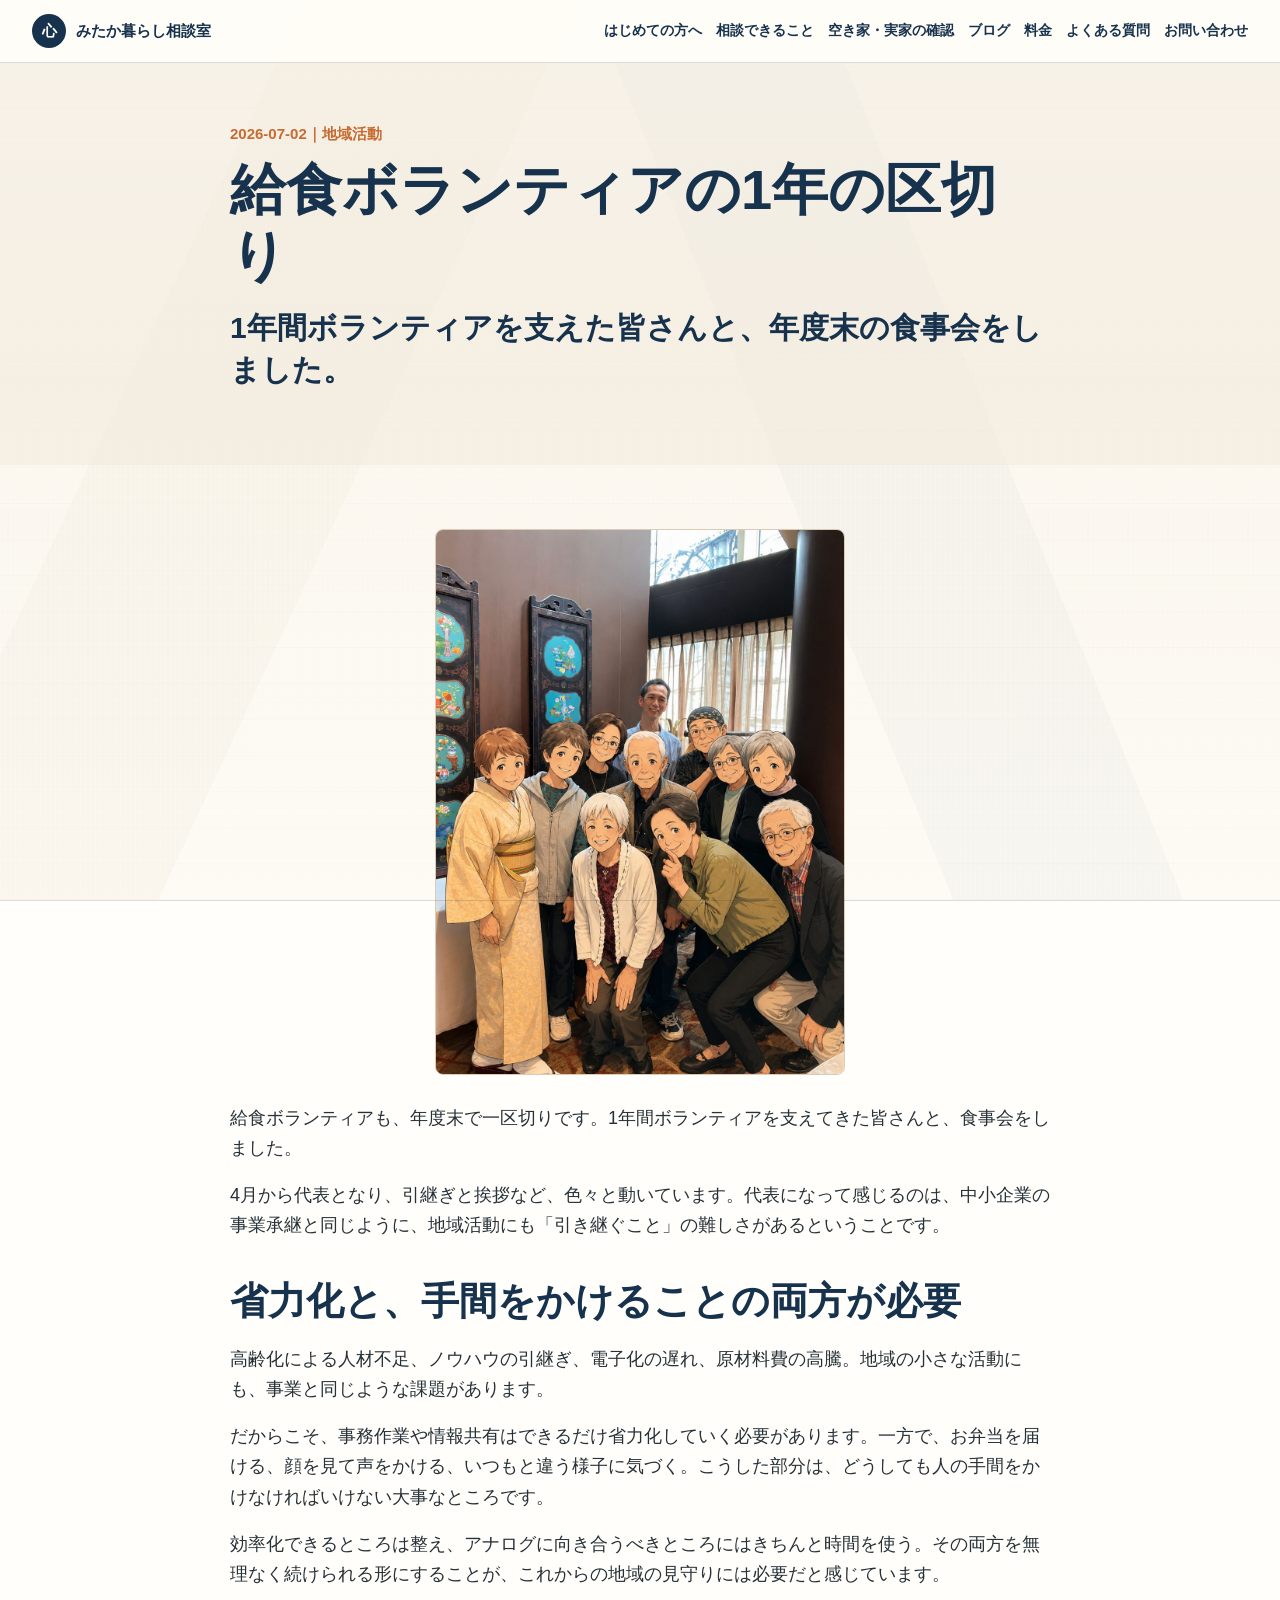
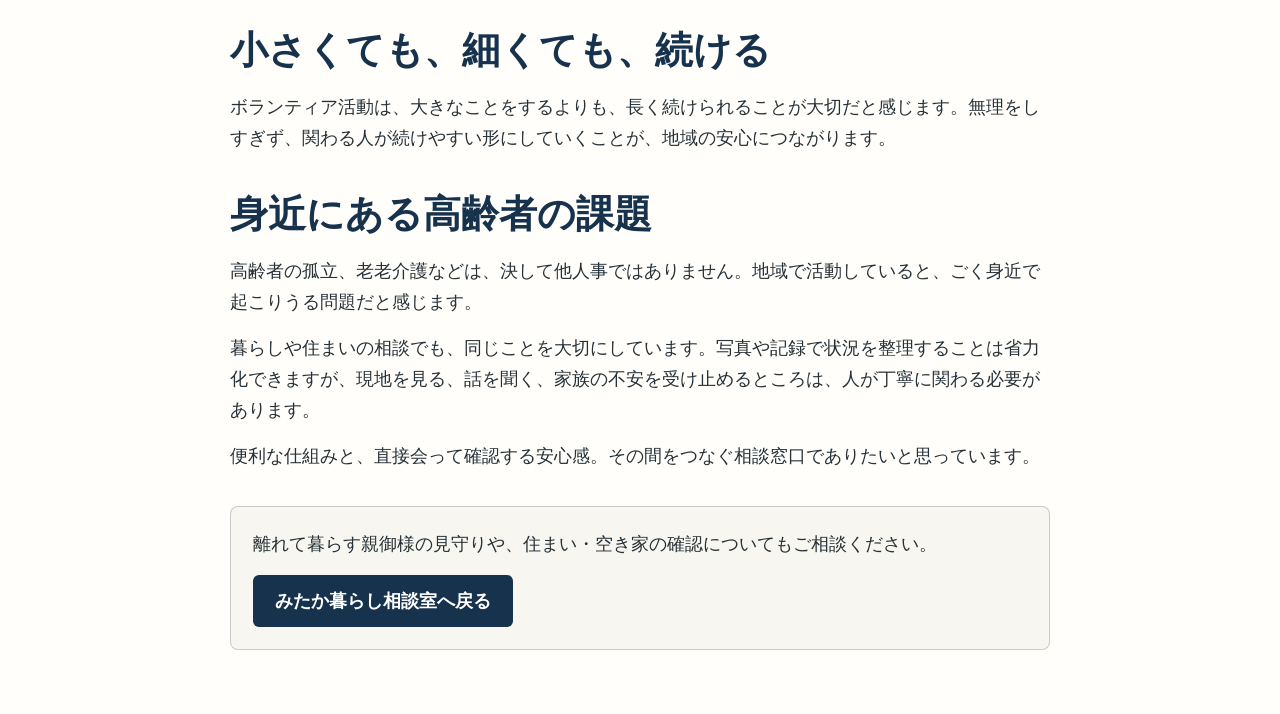
<file: activities/2026-07-activity-001.html>
<!doctype html>
<html lang="ja">
<head>
  <!-- Google tag (gtag.js) -->
  <script async src="https://www.googletagmanager.com/gtag/js?id=G-QJG6G1WE6G"></script>
  <script>
    window.dataLayer = window.dataLayer || [];
    function gtag(){dataLayer.push(arguments);}
    gtag('js', new Date());
    gtag('config', 'G-QJG6G1WE6G');
  </script>
  <meta charset="utf-8">
  <meta name="viewport" content="width=device-width, initial-scale=1">
  <title>給食ボランティアの1年の区切り｜みたか暮らし相談室</title>
  <meta name="description" content="給食ボランティアの1年の区切りとして食事会を行いました。省力化と人の手をかける見守りの大切さ、高齢者の孤立や老老介護への気づきについてまとめました。">
  <link rel="stylesheet" href="../styles.css?v=20260917-kurashi">
</head>
<body class="article-page">
  <header class="site-header">
    <a class="brand" href="../index.html#top" aria-label="みたか暮らし相談室 トップへ">
      <span class="brand-mark" aria-hidden="true">心</span>
      <span class="brand-text">みたか暮らし相談室</span>
    </a>
    <button class="nav-toggle" type="button" aria-expanded="false" aria-controls="site-nav">メニュー</button>
    <nav id="site-nav" class="site-nav" aria-label="目的別ナビゲーション">
      <a href="../index.html#first">はじめての方へ</a>
      <a href="../index.html#services">相談できること</a>
      <a href="../index.html#vacant-house">空き家・実家の確認</a>
      <a href="../index.html#activities">ブログ</a>
      <a href="../index.html#price">料金</a>
      <a href="../index.html#faq">よくある質問</a>
      <a href="../index.html#contact">お問い合わせ</a>
    </nav>
  </header>
  <main>
    <section class="article-hero">
      <div class="container article-body">
        <p class="eyebrow">2026-07-02｜地域活動</p>
        <h1>給食ボランティアの1年の区切り</h1>
        <p class="lead">1年間ボランティアを支えた皆さんと、年度末の食事会をしました。</p>
      </div>
    </section>
    <article class="section">
      <div class="container article-body">
        <figure class="article-main-photo article-main-photo--compact">
          <img src="../assets/activities/volunteer-dinner-2026.jpg" alt="給食ボランティアの食事会で撮影した集合写真のイラスト加工画像">
        </figure>
        <p>給食ボランティアも、年度末で一区切りです。1年間ボランティアを支えてきた皆さんと、食事会をしました。</p>
        <p>4月から代表となり、引継ぎと挨拶など、色々と動いています。代表になって感じるのは、中小企業の事業承継と同じように、地域活動にも「引き継ぐこと」の難しさがあるということです。</p>
        <h2>省力化と、手間をかけることの両方が必要</h2>
        <p>高齢化による人材不足、ノウハウの引継ぎ、電子化の遅れ、原材料費の高騰。地域の小さな活動にも、事業と同じような課題があります。</p>
        <p>だからこそ、事務作業や情報共有はできるだけ省力化していく必要があります。一方で、お弁当を届ける、顔を見て声をかける、いつもと違う様子に気づく。こうした部分は、どうしても人の手間をかけなければいけない大事なところです。</p>
        <p>効率化できるところは整え、アナログに向き合うべきところにはきちんと時間を使う。その両方を無理なく続けられる形にすることが、これからの地域の見守りには必要だと感じています。</p>
        <h2>小さくても、細くても、続ける</h2>
        <p>ボランティア活動は、大きなことをするよりも、長く続けられることが大切だと感じます。無理をしすぎず、関わる人が続けやすい形にしていくことが、地域の安心につながります。</p>
        <h2>身近にある高齢者の課題</h2>
        <p>高齢者の孤立、老老介護などは、決して他人事ではありません。地域で活動していると、ごく身近で起こりうる問題だと感じます。</p>
        <p>暮らしや住まいの相談でも、同じことを大切にしています。写真や記録で状況を整理することは省力化できますが、現地を見る、話を聞く、家族の不安を受け止めるところは、人が丁寧に関わる必要があります。</p>
        <p>便利な仕組みと、直接会って確認する安心感。その間をつなぐ相談窓口でありたいと思っています。</p>
        <div class="article-cta">
          <p>離れて暮らす親御様の見守りや、住まい・空き家の確認についてもご相談ください。</p>
          <a class="button primary" href="../index.html#contact">みたか暮らし相談室へ戻る</a>
        </div>
      </div>
    </article>
  </main>
<script src="../script.js?v=20260917-kurashi"></script>
</body>
</html>
</file>
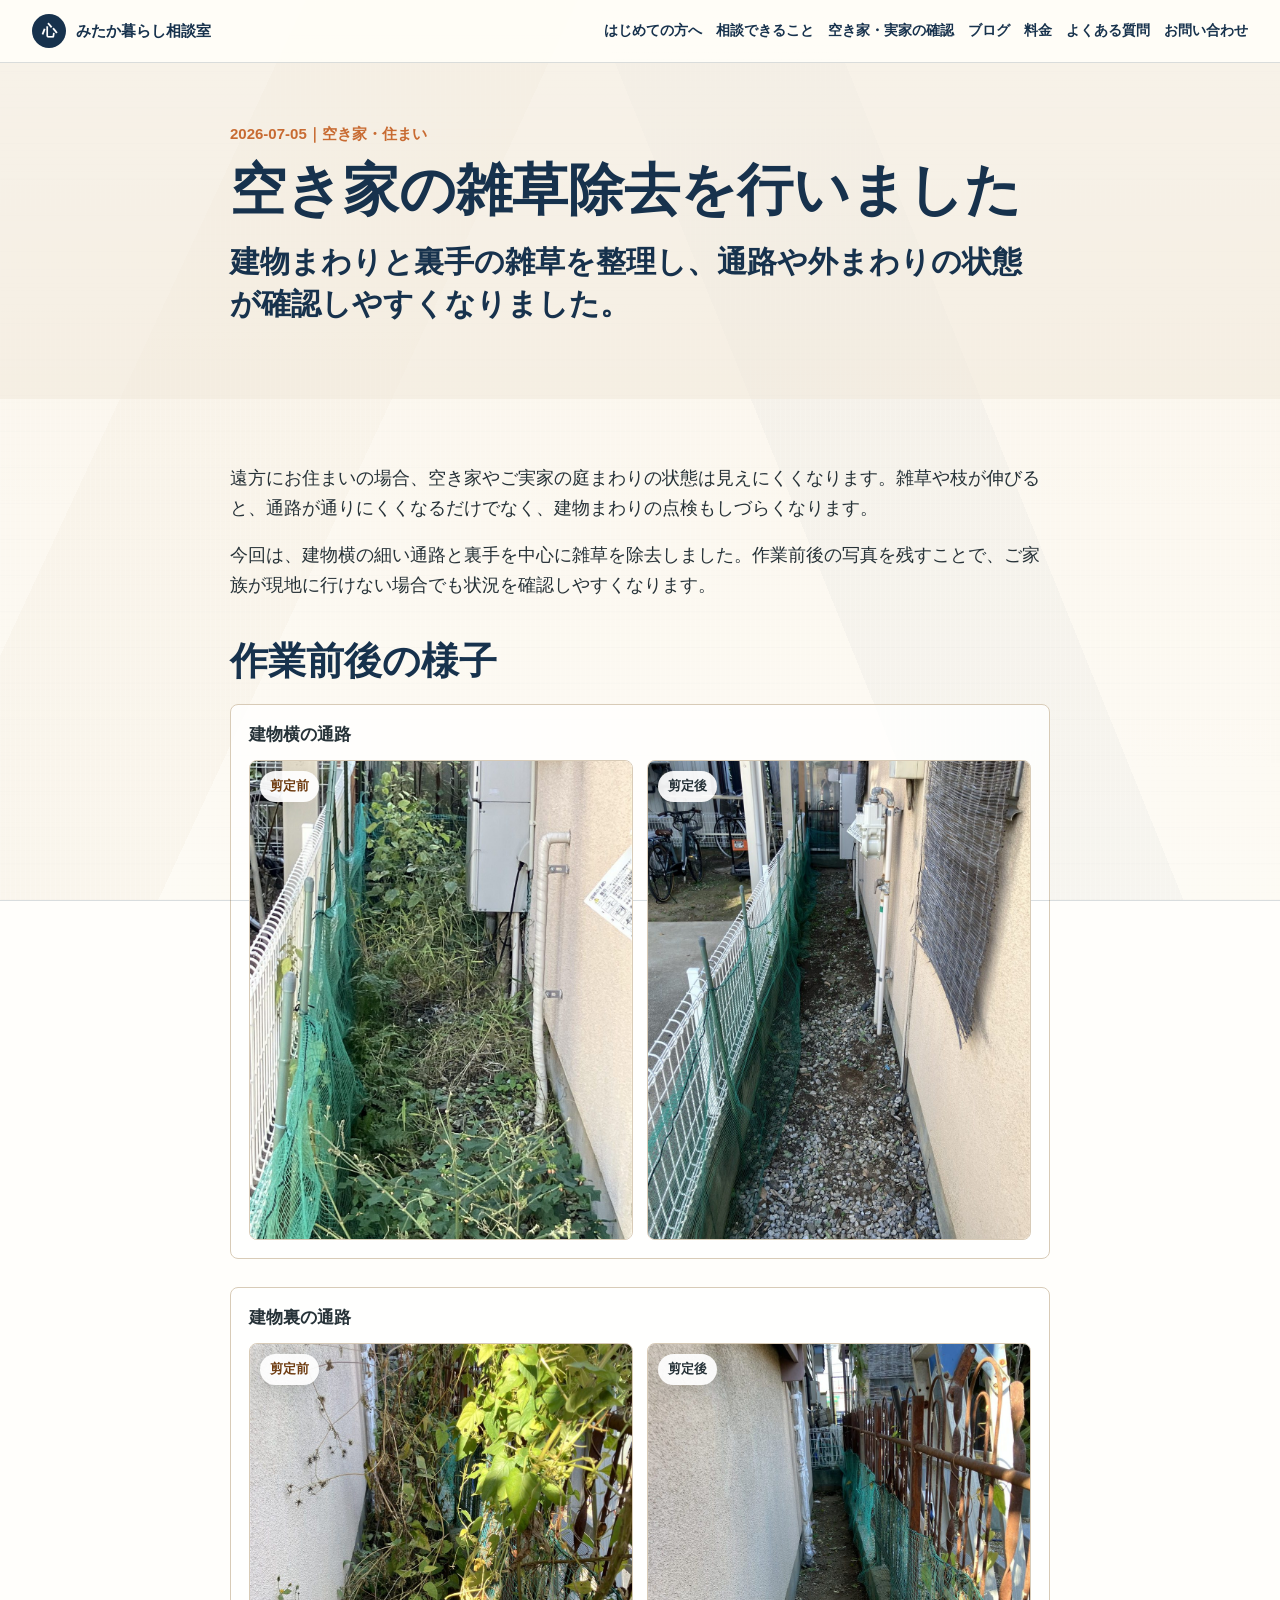
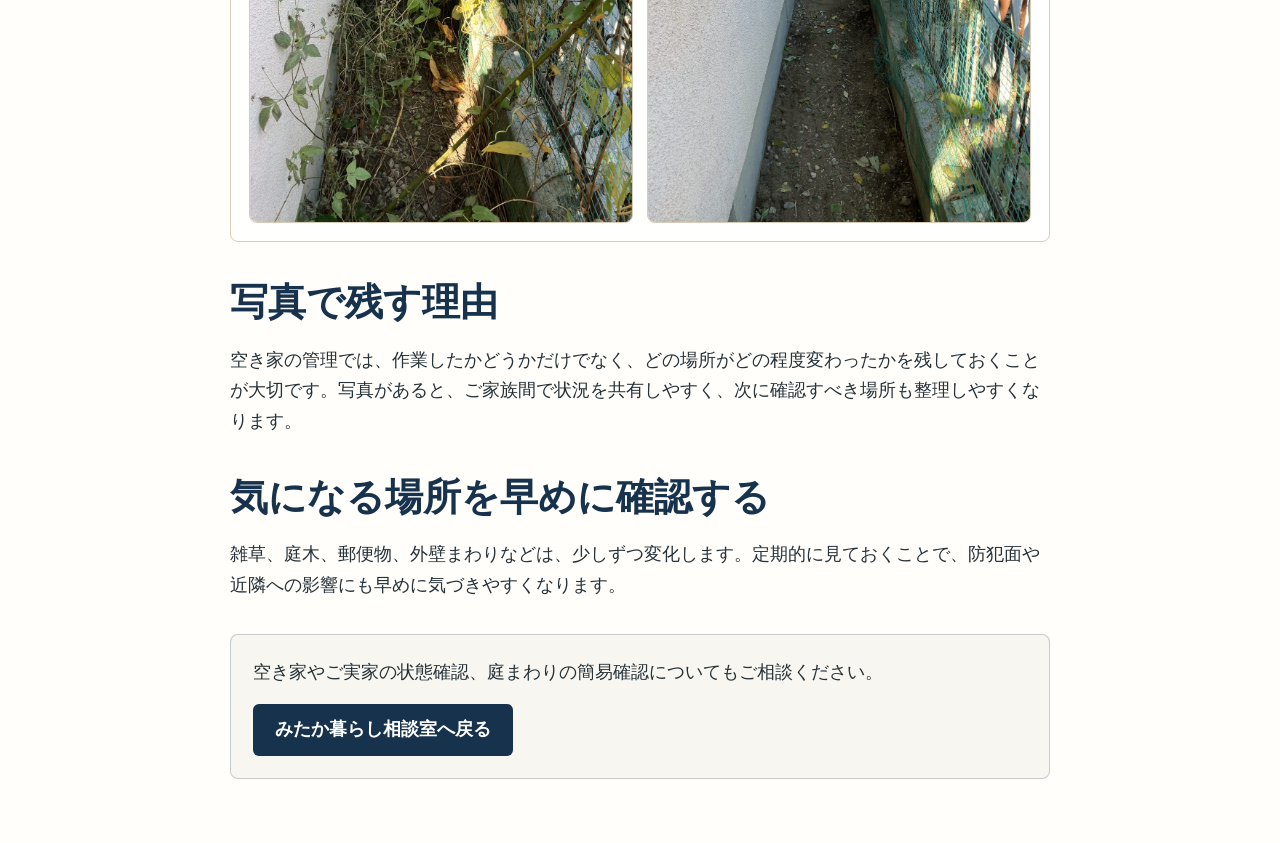
<file: activities/2026-07-activity-002.html>
<!doctype html>
<html lang="ja">
<head>
  <!-- Google tag (gtag.js) -->
  <script async src="https://www.googletagmanager.com/gtag/js?id=G-QJG6G1WE6G"></script>
  <script>
    window.dataLayer = window.dataLayer || [];
    function gtag(){dataLayer.push(arguments);}
    gtag('js', new Date());
    gtag('config', 'G-QJG6G1WE6G');
  </script>
  <meta charset="utf-8">
  <meta name="viewport" content="width=device-width, initial-scale=1">
  <title>空き家の雑草除去を行いました｜みたか暮らし相談室</title>
  <meta name="description" content="空き家の建物まわりと裏手の雑草除去を行った活動記録です。作業前後の写真で、通路や外まわりの変化を確認できます。">
  <link rel="stylesheet" href="../styles.css?v=20260917-kurashi">
</head>
<body class="article-page">
  <header class="site-header">
    <a class="brand" href="../index.html#top" aria-label="みたか暮らし相談室 トップへ">
      <span class="brand-mark" aria-hidden="true">心</span>
      <span class="brand-text">みたか暮らし相談室</span>
    </a>
    <button class="nav-toggle" type="button" aria-expanded="false" aria-controls="site-nav">メニュー</button>
    <nav id="site-nav" class="site-nav" aria-label="目的別ナビゲーション">
      <a href="../index.html#first">はじめての方へ</a>
      <a href="../index.html#services">相談できること</a>
      <a href="../index.html#vacant-house">空き家・実家の確認</a>
      <a href="../index.html#activities">ブログ</a>
      <a href="../index.html#price">料金</a>
      <a href="../index.html#faq">よくある質問</a>
      <a href="../index.html#contact">お問い合わせ</a>
    </nav>
  </header>
  <main>
    <section class="article-hero">
      <div class="container article-body">
        <p class="eyebrow">2026-07-05｜空き家・住まい</p>
        <h1>空き家の雑草除去を行いました</h1>
        <p class="lead">建物まわりと裏手の雑草を整理し、通路や外まわりの状態が確認しやすくなりました。</p>
      </div>
    </section>
    <article class="section">
      <div class="container article-body">
        <p>遠方にお住まいの場合、空き家やご実家の庭まわりの状態は見えにくくなります。雑草や枝が伸びると、通路が通りにくくなるだけでなく、建物まわりの点検もしづらくなります。</p>
        <p>今回は、建物横の細い通路と裏手を中心に雑草を除去しました。作業前後の写真を残すことで、ご家族が現地に行けない場合でも状況を確認しやすくなります。</p>
        <section class="before-after-section" aria-labelledby="weeding-photo-title">
          <h2 id="weeding-photo-title">作業前後の様子</h2>
          <div class="before-after-grid">
            <div class="before-after-set">
              <h3>建物横の通路</h3>
              <div class="comparison-grid">
                <figure>
                  <span class="photo-label before">剪定前</span>
                  <img src="../assets/activities/vacant-weeding-path-before.jpg" alt="雑草が伸びて通路が見えにくくなっている建物横の作業前写真">
                </figure>
                <figure>
                  <span class="photo-label after">剪定後</span>
                  <img src="../assets/activities/vacant-weeding-path-after.jpg" alt="雑草除去後に砂利道と通路が確認しやすくなった建物横の写真">
                </figure>
              </div>
            </div>
            <div class="before-after-set">
              <h3>建物裏の通路</h3>
              <div class="comparison-grid">
                <figure>
                  <span class="photo-label before">剪定前</span>
                  <img src="../assets/activities/vacant-weeding-back-before.jpg" alt="つるや雑草が伸びて奥が見えにくくなっている建物裏の作業前写真">
                </figure>
                <figure>
                  <span class="photo-label after">剪定後</span>
                  <img src="../assets/activities/vacant-weeding-back-after.jpg" alt="雑草除去後に奥まで通路が見通せるようになった建物裏の写真">
                </figure>
              </div>
            </div>
          </div>
        </section>
        <h2>写真で残す理由</h2>
        <p>空き家の管理では、作業したかどうかだけでなく、どの場所がどの程度変わったかを残しておくことが大切です。写真があると、ご家族間で状況を共有しやすく、次に確認すべき場所も整理しやすくなります。</p>
        <h2>気になる場所を早めに確認する</h2>
        <p>雑草、庭木、郵便物、外壁まわりなどは、少しずつ変化します。定期的に見ておくことで、防犯面や近隣への影響にも早めに気づきやすくなります。</p>
        <div class="article-cta">
          <p>空き家やご実家の状態確認、庭まわりの簡易確認についてもご相談ください。</p>
          <a class="button primary" href="../index.html#contact">みたか暮らし相談室へ戻る</a>
        </div>
      </div>
    </article>
  </main>
<script src="../script.js?v=20260917-kurashi"></script>
</body>
</html>
</file>
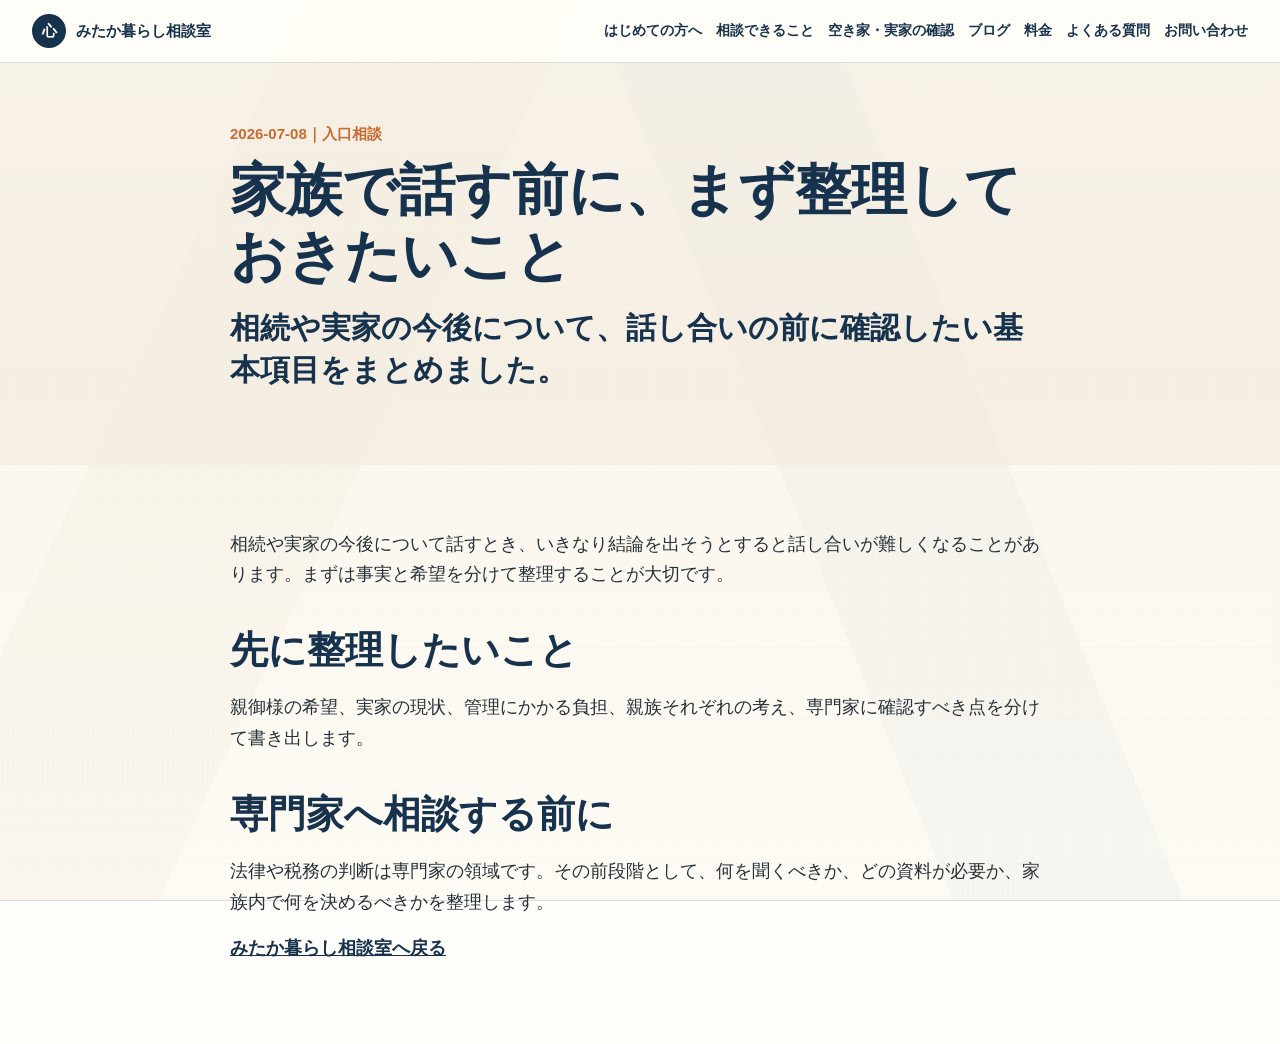
<file: activities/2026-07-activity-003.html>
<!doctype html>
<html lang="ja">
<head>
  <!-- Google tag (gtag.js) -->
  <script async src="https://www.googletagmanager.com/gtag/js?id=G-QJG6G1WE6G"></script>
  <script>
    window.dataLayer = window.dataLayer || [];
    function gtag(){dataLayer.push(arguments);}
    gtag('js', new Date());
    gtag('config', 'G-QJG6G1WE6G');
  </script>
  <meta charset="utf-8">
  <meta name="viewport" content="width=device-width, initial-scale=1">
  <title>家族で話す前に、まず整理しておきたいこと｜みたか暮らし相談室</title>
  <meta name="description" content="相続や実家の今後について家族で話し合う前に、整理しておきたい基本項目をまとめました。">
  <link rel="stylesheet" href="../styles.css?v=20260917-kurashi">
</head>
<body class="article-page">
  <header class="site-header">
    <a class="brand" href="../index.html#top" aria-label="みたか暮らし相談室 トップへ">
      <span class="brand-mark" aria-hidden="true">心</span>
      <span class="brand-text">みたか暮らし相談室</span>
    </a>
    <button class="nav-toggle" type="button" aria-expanded="false" aria-controls="site-nav">メニュー</button>
    <nav id="site-nav" class="site-nav" aria-label="目的別ナビゲーション">
      <a href="../index.html#first">はじめての方へ</a>
      <a href="../index.html#services">相談できること</a>
      <a href="../index.html#vacant-house">空き家・実家の確認</a>
      <a href="../index.html#activities">ブログ</a>
      <a href="../index.html#price">料金</a>
      <a href="../index.html#faq">よくある質問</a>
      <a href="../index.html#contact">お問い合わせ</a>
    </nav>
  </header>
  <main>
    <section class="article-hero">
      <div class="container article-body">
        <p class="eyebrow">2026-07-08｜入口相談</p>
        <h1>家族で話す前に、まず整理しておきたいこと</h1>
        <p class="lead">相続や実家の今後について、話し合いの前に確認したい基本項目をまとめました。</p>
      </div>
    </section>
    <article class="section">
      <div class="container article-body">
        <p>相続や実家の今後について話すとき、いきなり結論を出そうとすると話し合いが難しくなることがあります。まずは事実と希望を分けて整理することが大切です。</p>
        <h2>先に整理したいこと</h2>
        <p>親御様の希望、実家の現状、管理にかかる負担、親族それぞれの考え、専門家に確認すべき点を分けて書き出します。</p>
        <h2>専門家へ相談する前に</h2>
        <p>法律や税務の判断は専門家の領域です。その前段階として、何を聞くべきか、どの資料が必要か、家族内で何を決めるべきかを整理します。</p>
        <p><a class="text-link" href="../index.html#contact">みたか暮らし相談室へ戻る</a></p>
      </div>
    </article>
  </main>
<script src="../script.js?v=20260917-kurashi"></script>
</body>
</html>
</file>
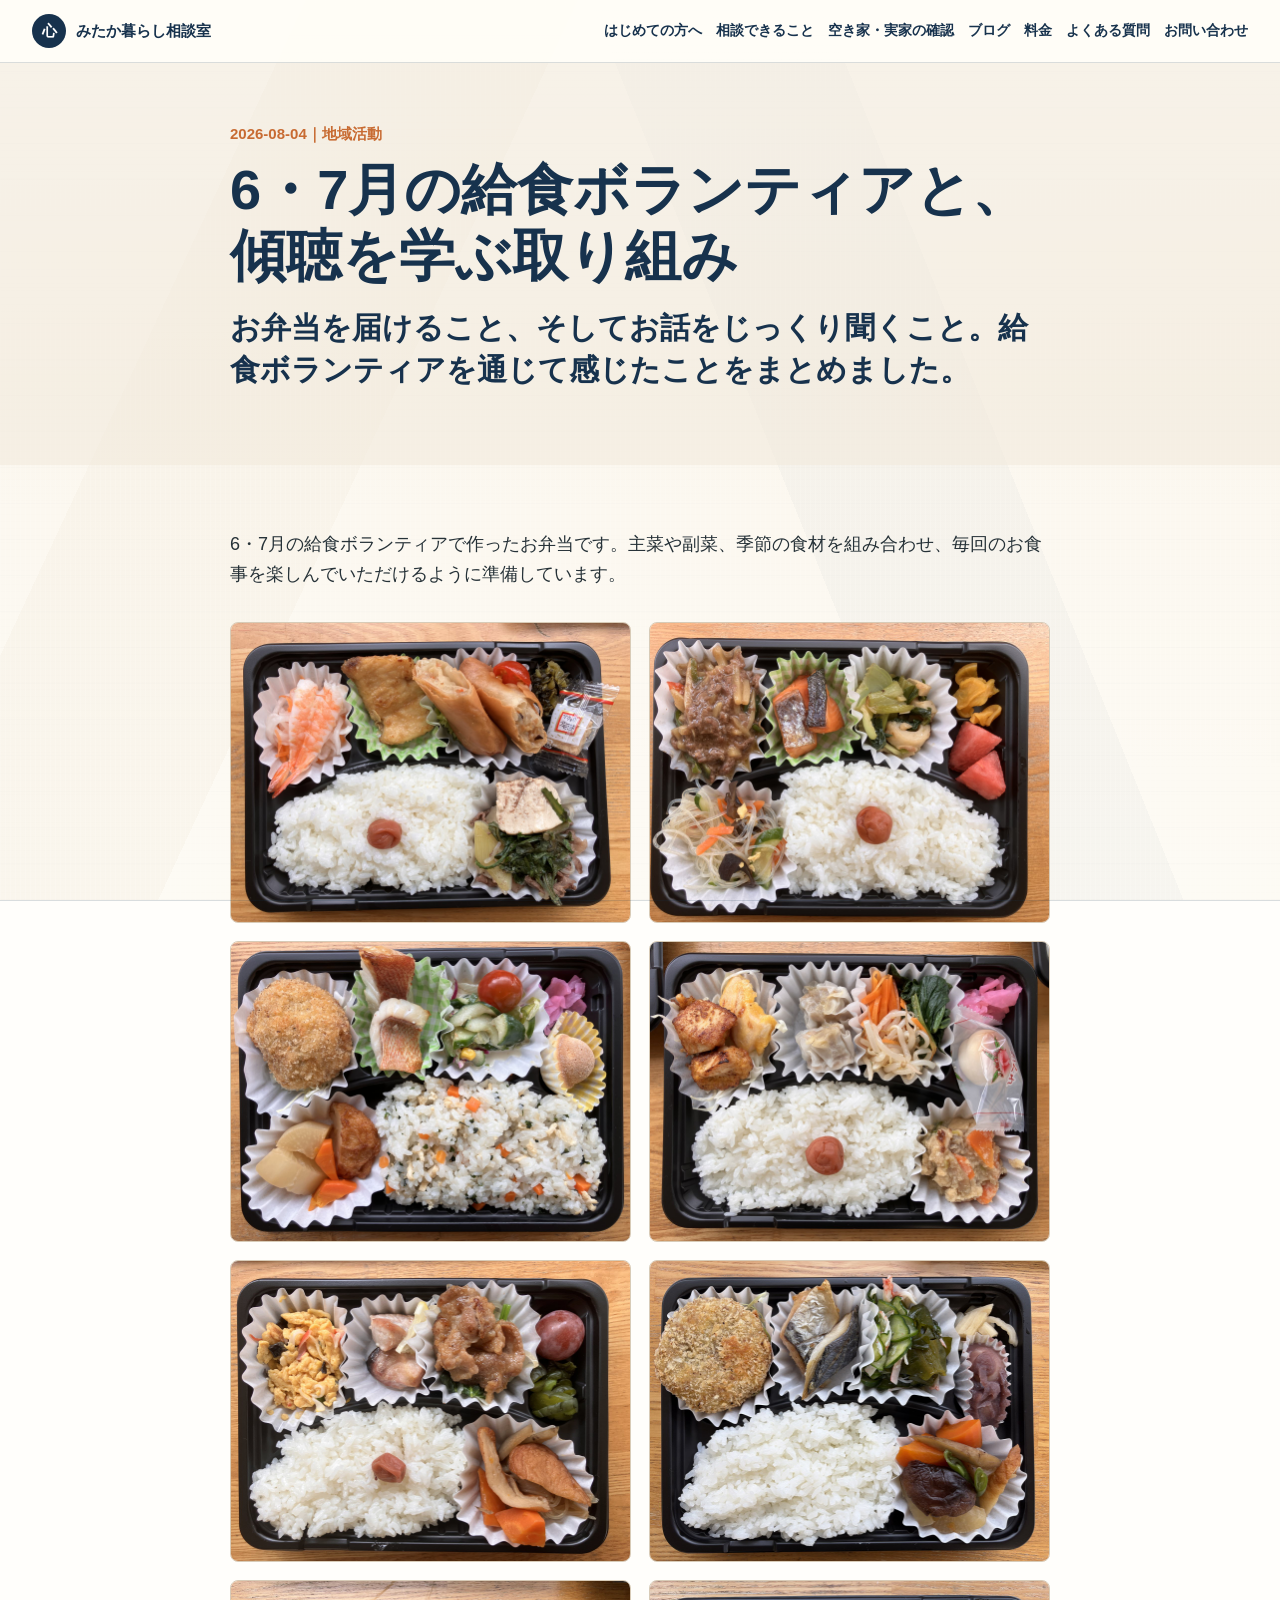
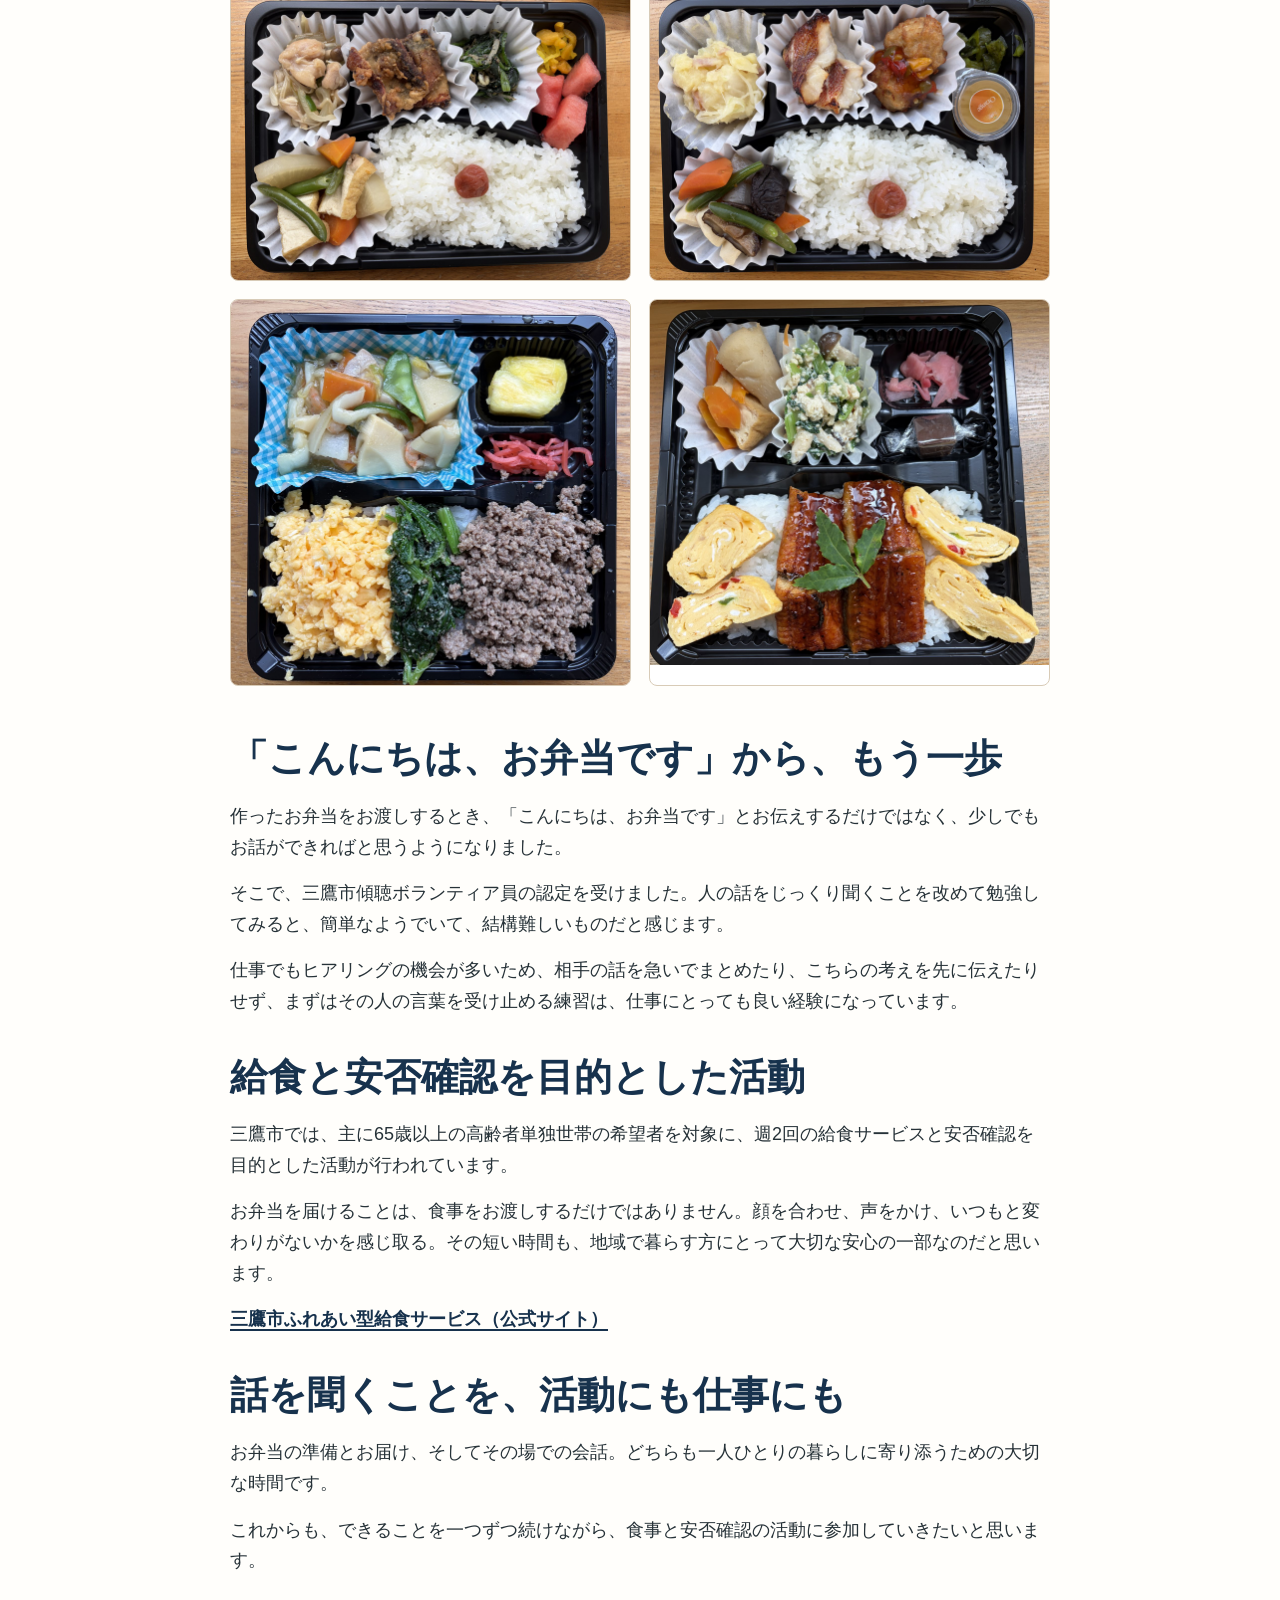
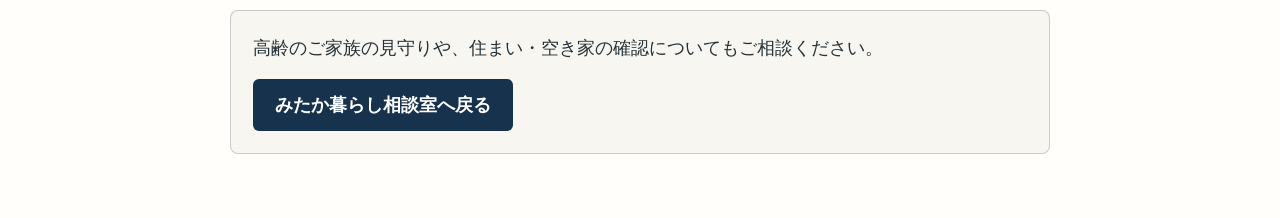
<file: activities/2026-08-activity-001.html>
<!doctype html>
<html lang="ja">
<head>
  <!-- Google tag (gtag.js) -->
  <script async src="https://www.googletagmanager.com/gtag/js?id=G-QJG6G1WE6G"></script>
  <script>
    window.dataLayer = window.dataLayer || [];
    function gtag(){dataLayer.push(arguments);}
    gtag('js', new Date());
    gtag('config', 'G-QJG6G1WE6G');
  </script>
  <meta charset="utf-8">
  <meta name="viewport" content="width=device-width, initial-scale=1">
  <title>6・7月の給食ボランティアと、傾聴を学ぶ取り組み｜みたか暮らし相談室</title>
  <meta name="description" content="6・7月の給食ボランティアで作ったお弁当と、三鷹市傾聴ボランティア員の認定を通じて学んでいることをご紹介します。">
  <link rel="stylesheet" href="../styles.css?v=20260917-kurashi">
</head>
<body class="article-page">
  <header class="site-header">
    <a class="brand" href="../index.html#top" aria-label="みたか暮らし相談室 トップへ">
      <span class="brand-mark" aria-hidden="true">心</span>
      <span class="brand-text">みたか暮らし相談室</span>
    </a>
    <button class="nav-toggle" type="button" aria-expanded="false" aria-controls="site-nav">メニュー</button>
    <nav id="site-nav" class="site-nav" aria-label="目的別ナビゲーション">
      <a href="../index.html#first">はじめての方へ</a>
      <a href="../index.html#services">相談できること</a>
      <a href="../index.html#vacant-house">空き家・実家の確認</a>
      <a href="../index.html#activities">ブログ</a>
      <a href="../index.html#price">料金</a>
      <a href="../index.html#faq">よくある質問</a>
      <a href="../index.html#contact">お問い合わせ</a>
    </nav>
  </header>
  <main>
    <section class="article-hero">
      <div class="container article-body">
        <p class="eyebrow">2026-08-04｜地域活動</p>
        <h1>6・7月の給食ボランティアと、傾聴を学ぶ取り組み</h1>
        <p class="lead">お弁当を届けること、そしてお話をじっくり聞くこと。給食ボランティアを通じて感じたことをまとめました。</p>
      </div>
    </section>
    <article class="section">
      <div class="container article-body">
        <p>6・7月の給食ボランティアで作ったお弁当です。主菜や副菜、季節の食材を組み合わせ、毎回のお食事を楽しんでいただけるように準備しています。</p>

        <div class="activity-photo-grid" aria-label="6・7月の給食ボランティアのお弁当写真">
          <figure><img src="../assets/activities/img_8447.jpg" alt="ご飯と複数のおかずを彩りよく詰めたお弁当"></figure>
          <figure><img src="../assets/activities/img_8453.jpg" alt="ご飯と主菜、副菜、果物を詰めたお弁当"></figure>
          <figure><img src="../assets/activities/img_8461.jpg" alt="混ぜご飯と主菜、副菜を詰めたお弁当"></figure>
          <figure><img src="../assets/activities/img_8499.jpg" alt="ご飯と主菜、副菜を詰めたお弁当"></figure>
          <figure><img src="../assets/activities/img_8508.jpg" alt="ご飯と主菜、卵料理、副菜を詰めたお弁当"></figure>
          <figure><img src="../assets/activities/img_8561.jpg" alt="ご飯と主菜、海藻や野菜の副菜を詰めたお弁当"></figure>
          <figure><img src="../assets/activities/img_8570.jpg" alt="ご飯と主菜、野菜の煮物、果物を詰めたお弁当"></figure>
          <figure><img src="../assets/activities/img_8581.jpg" alt="ご飯と主菜、野菜の煮物を詰めたお弁当"></figure>
          <figure><img src="../assets/activities/img_8605.jpg" alt="複数の具材と野菜のおかずを盛り付けたお弁当"></figure>
          <figure><img src="../assets/activities/img_8757.jpg" alt="ご飯と主菜、卵料理、副菜を詰めたお弁当"></figure>
        </div>

        <h2>「こんにちは、お弁当です」から、もう一歩</h2>
        <p>作ったお弁当をお渡しするとき、「こんにちは、お弁当です」とお伝えするだけではなく、少しでもお話ができればと思うようになりました。</p>
        <p>そこで、三鷹市傾聴ボランティア員の認定を受けました。人の話をじっくり聞くことを改めて勉強してみると、簡単なようでいて、結構難しいものだと感じます。</p>
        <p>仕事でもヒアリングの機会が多いため、相手の話を急いでまとめたり、こちらの考えを先に伝えたりせず、まずはその人の言葉を受け止める練習は、仕事にとっても良い経験になっています。</p>

        <h2>給食と安否確認を目的とした活動</h2>
        <p>三鷹市では、主に65歳以上の高齢者単独世帯の希望者を対象に、週2回の給食サービスと安否確認を目的とした活動が行われています。</p>
        <p>お弁当を届けることは、食事をお渡しするだけではありません。顔を合わせ、声をかけ、いつもと変わりがないかを感じ取る。その短い時間も、地域で暮らす方にとって大切な安心の一部なのだと思います。</p>
        <p><a class="inline-link" href="https://www.city.mitaka.lg.jp/c_service/000/000896.html" target="_blank" rel="noopener noreferrer">三鷹市ふれあい型給食サービス（公式サイト）</a></p>

        <h2>話を聞くことを、活動にも仕事にも</h2>
        <p>お弁当の準備とお届け、そしてその場での会話。どちらも一人ひとりの暮らしに寄り添うための大切な時間です。</p>
        <p>これからも、できることを一つずつ続けながら、食事と安否確認の活動に参加していきたいと思います。</p>
        <div class="article-cta">
          <p>高齢のご家族の見守りや、住まい・空き家の確認についてもご相談ください。</p>
          <a class="button primary" href="../index.html#contact">みたか暮らし相談室へ戻る</a>
        </div>
      </div>
    </article>
  </main>
<script src="../script.js?v=20260917-kurashi"></script>
</body>
</html>
</file>
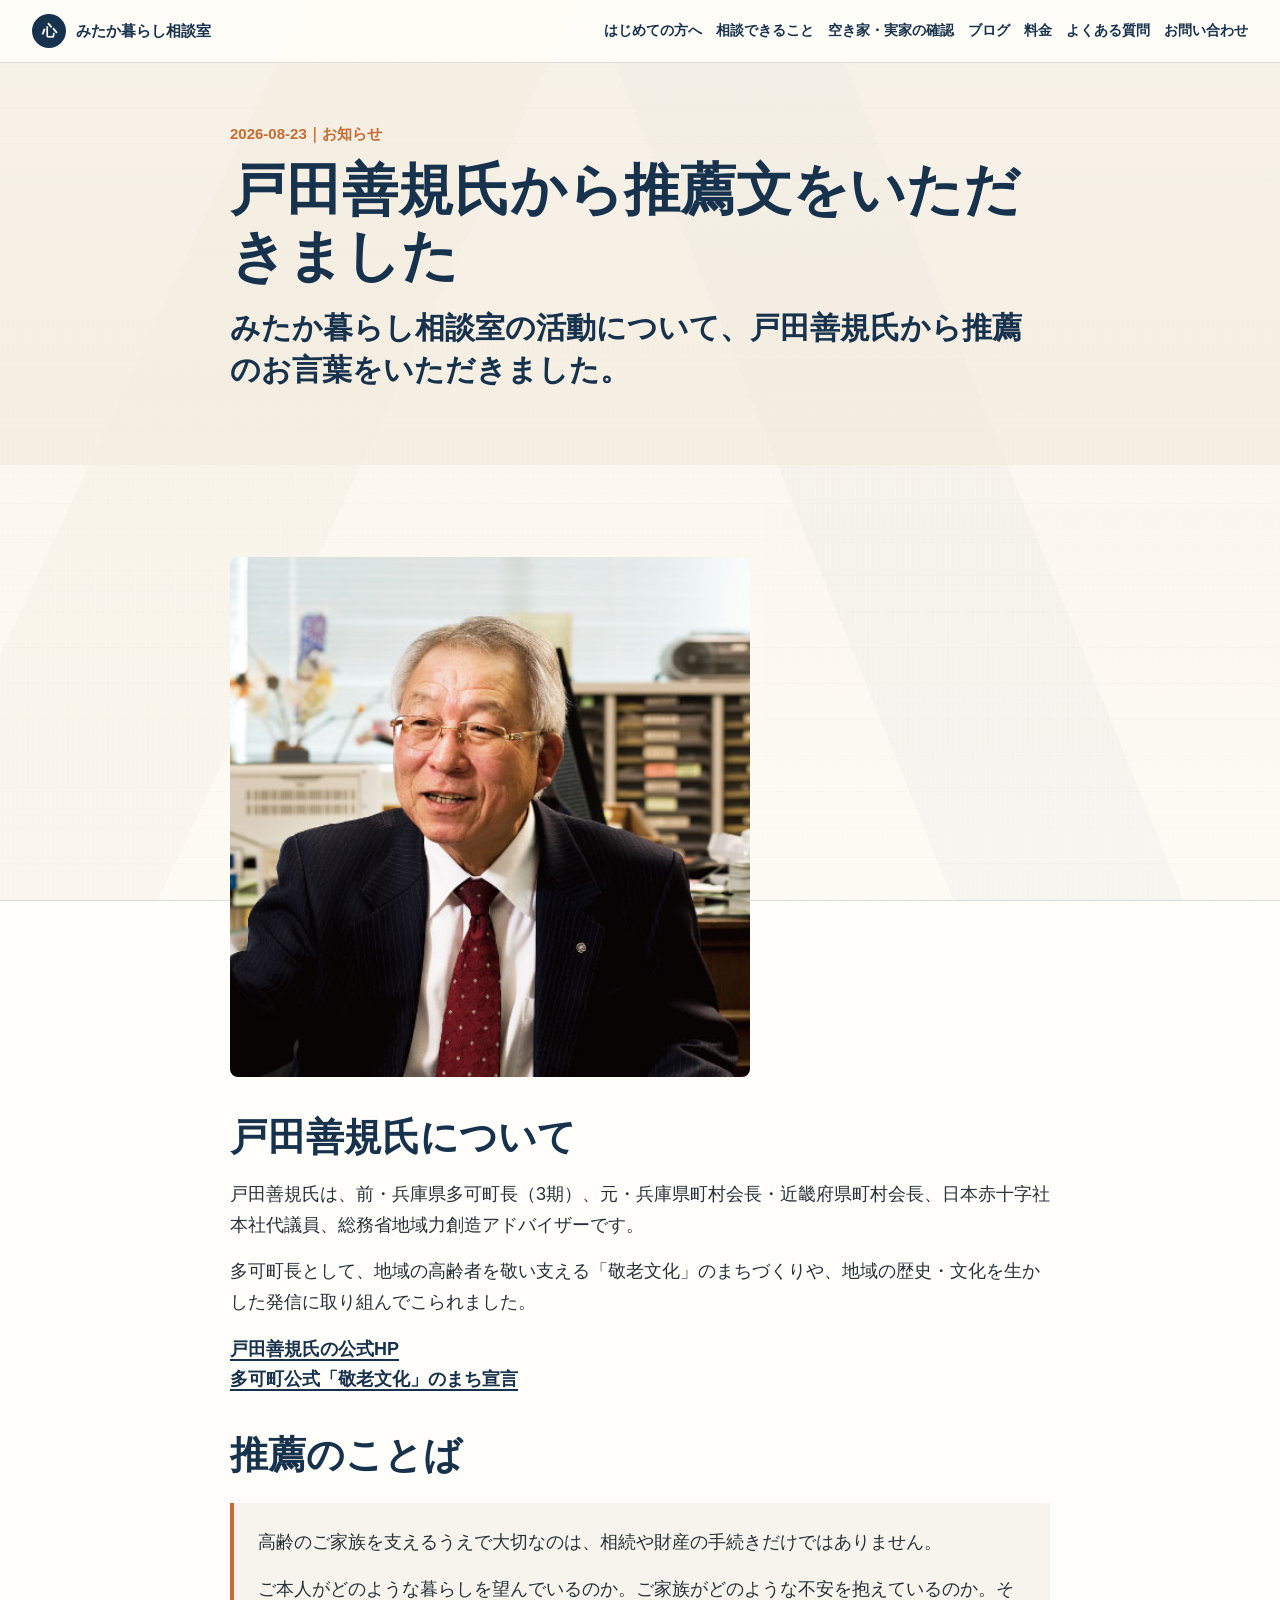
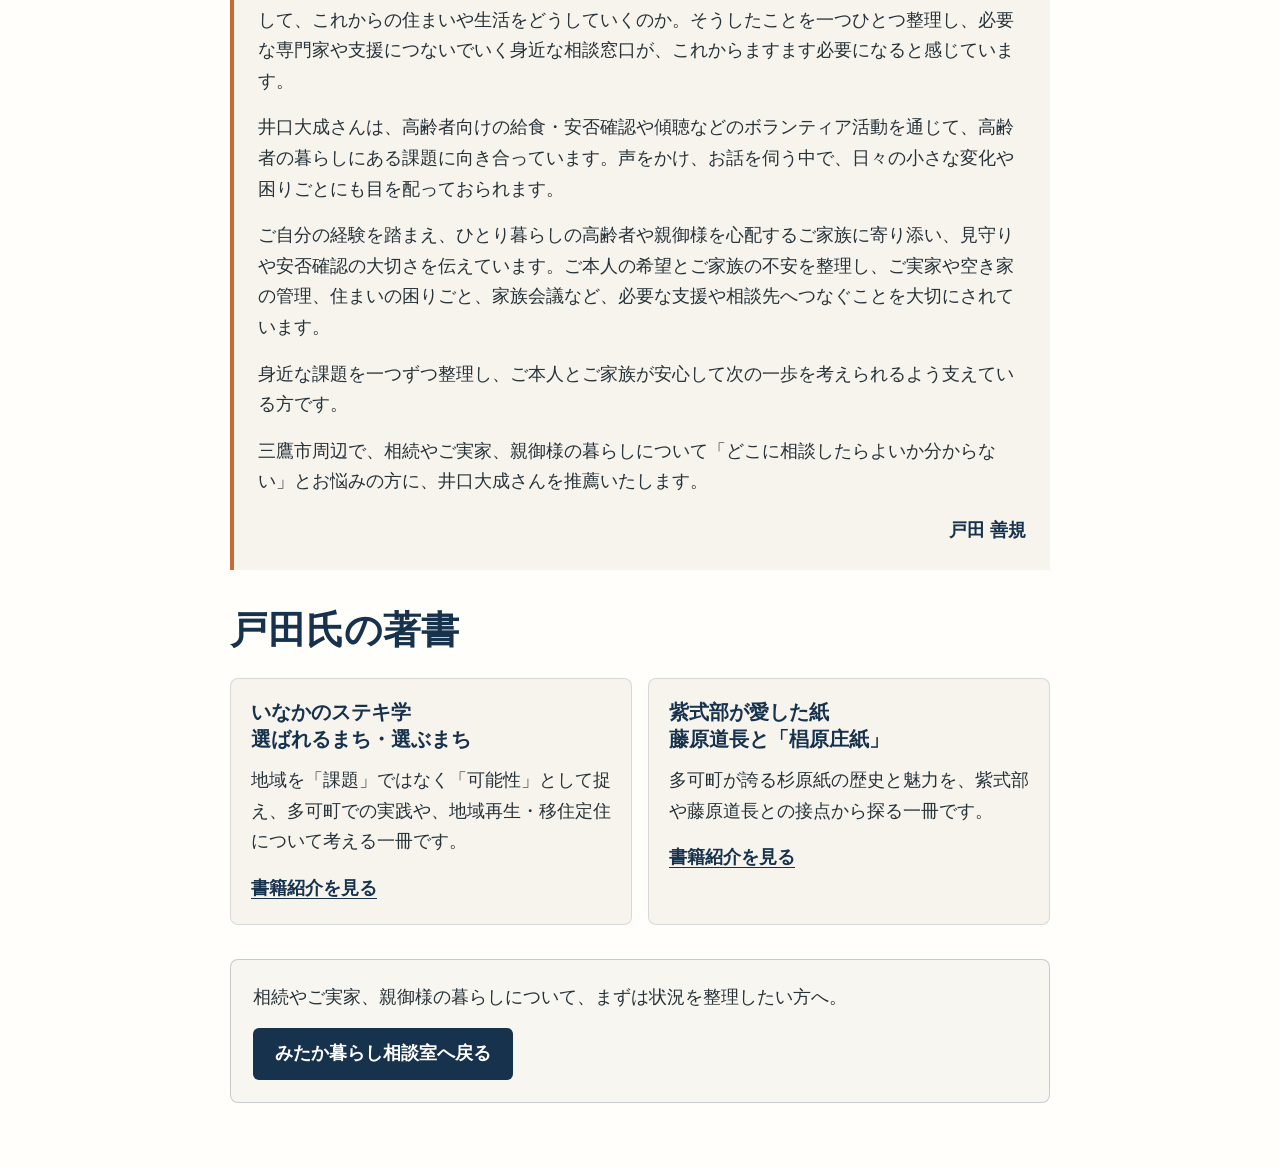
<file: activities/2026-08-activity-023.html>
<!doctype html>
<html lang="ja">
<head>
  <!-- Google tag (gtag.js) -->
  <script async src="https://www.googletagmanager.com/gtag/js?id=G-QJG6G1WE6G"></script>
  <script>
    window.dataLayer = window.dataLayer || [];
    function gtag(){dataLayer.push(arguments);}
    gtag('js', new Date());
    gtag('config', 'G-QJG6G1WE6G');
  </script>
  <meta charset="utf-8">
  <meta name="viewport" content="width=device-width, initial-scale=1">
  <title>戸田善規氏から推薦文をいただきました｜みたか暮らし相談室</title>
  <meta name="description" content="前・兵庫県多可町長で、日本赤十字社本社代議員、総務省地域力創造アドバイザーを務める戸田善規氏から、井口大成の活動への推薦文をいただきました。">
  <link rel="stylesheet" href="../styles.css?v=20260917-kurashi">
</head>
<body class="article-page">
  <header class="site-header">
    <a class="brand" href="../index.html#top" aria-label="みたか暮らし相談室 トップへ">
      <span class="brand-mark" aria-hidden="true">心</span>
      <span class="brand-text">みたか暮らし相談室</span>
    </a>
    <button class="nav-toggle" type="button" aria-expanded="false" aria-controls="site-nav">メニュー</button>
    <nav id="site-nav" class="site-nav" aria-label="目的別ナビゲーション">
      <a href="../index.html#first">はじめての方へ</a>
      <a href="../index.html#services">相談できること</a>
      <a href="../index.html#vacant-house">空き家・実家の確認</a>
      <a href="../index.html#activities">ブログ</a>
      <a href="../index.html#price">料金</a>
      <a href="../index.html#faq">よくある質問</a>
      <a href="../index.html#contact">お問い合わせ</a>
    </nav>
  </header>
  <main>
    <section class="article-hero">
      <div class="container article-body">
        <p class="eyebrow">2026-08-23｜お知らせ</p>
        <h1>戸田善規氏から推薦文をいただきました</h1>
        <p class="lead">みたか暮らし相談室の活動について、戸田善規氏から推薦のお言葉をいただきました。</p>
      </div>
    </section>
    <article class="section">
      <div class="container article-body">
        <figure class="toda-photo">
          <img src="../assets/images/toda-yoshinori-profile.jpg" alt="戸田善規氏の写真">
        </figure>

        <h2>戸田善規氏について</h2>
        <p>戸田善規氏は、前・兵庫県多可町長（3期）、元・兵庫県町村会長・近畿府県町村会長、日本赤十字社本社代議員、総務省地域力創造アドバイザーです。</p>
        <p>多可町長として、地域の高齢者を敬い支える「敬老文化」のまちづくりや、地域の歴史・文化を生かした発信に取り組んでこられました。</p>
        <p><a class="inline-link" href="https://toda-yoshinori.com/" target="_blank" rel="noopener noreferrer">戸田善規氏の公式HP</a><br><a class="inline-link" href="https://www.town.taka.lg.jp/category_guide/detail/id%3D21466" target="_blank" rel="noopener noreferrer">多可町公式「敬老文化」のまち宣言</a></p>

        <h2>推薦のことば</h2>
        <blockquote class="article-quote">
          <p>高齢のご家族を支えるうえで大切なのは、相続や財産の手続きだけではありません。</p>
          <p>ご本人がどのような暮らしを望んでいるのか。ご家族がどのような不安を抱えているのか。そして、これからの住まいや生活をどうしていくのか。そうしたことを一つひとつ整理し、必要な専門家や支援につないでいく身近な相談窓口が、これからますます必要になると感じています。</p>
          <p>井口大成さんは、高齢者向けの給食・安否確認や傾聴などのボランティア活動を通じて、高齢者の暮らしにある課題に向き合っています。声をかけ、お話を伺う中で、日々の小さな変化や困りごとにも目を配っておられます。</p>
          <p>ご自分の経験を踏まえ、ひとり暮らしの高齢者や親御様を心配するご家族に寄り添い、見守りや安否確認の大切さを伝えています。ご本人の希望とご家族の不安を整理し、ご実家や空き家の管理、住まいの困りごと、家族会議など、必要な支援や相談先へつなぐことを大切にされています。</p>
          <p>身近な課題を一つずつ整理し、ご本人とご家族が安心して次の一歩を考えられるよう支えている方です。</p>
          <p>三鷹市周辺で、相続やご実家、親御様の暮らしについて「どこに相談したらよいか分からない」とお悩みの方に、井口大成さんを推薦いたします。</p>
          <footer>戸田 善規</footer>
        </blockquote>

        <h2>戸田氏の著書</h2>
        <div class="book-grid">
          <article class="book-card">
            <h3>いなかのステキ学<br>選ばれるまち・選ぶまち</h3>
            <p>地域を「課題」ではなく「可能性」として捉え、多可町での実践や、地域再生・移住定住について考える一冊です。</p>
            <a href="https://books.rakuten.co.jp/rb/18452505/" target="_blank" rel="noopener noreferrer">書籍紹介を見る</a>
          </article>
          <article class="book-card">
            <h3>紫式部が愛した紙<br>藤原道長と「椙原庄紙」</h3>
            <p>多可町が誇る杉原紙の歴史と魅力を、紫式部や藤原道長との接点から探る一冊です。</p>
            <a href="https://books.rakuten.co.jp/rb/17936788/" target="_blank" rel="noopener noreferrer">書籍紹介を見る</a>
          </article>
        </div>
        <div class="article-cta">
          <p>相続やご実家、親御様の暮らしについて、まずは状況を整理したい方へ。</p>
          <a class="button primary" href="../index.html#contact">みたか暮らし相談室へ戻る</a>
        </div>
      </div>
    </article>
  </main>
<script src="../script.js?v=20260917-kurashi"></script>
</body>
</html>
</file>
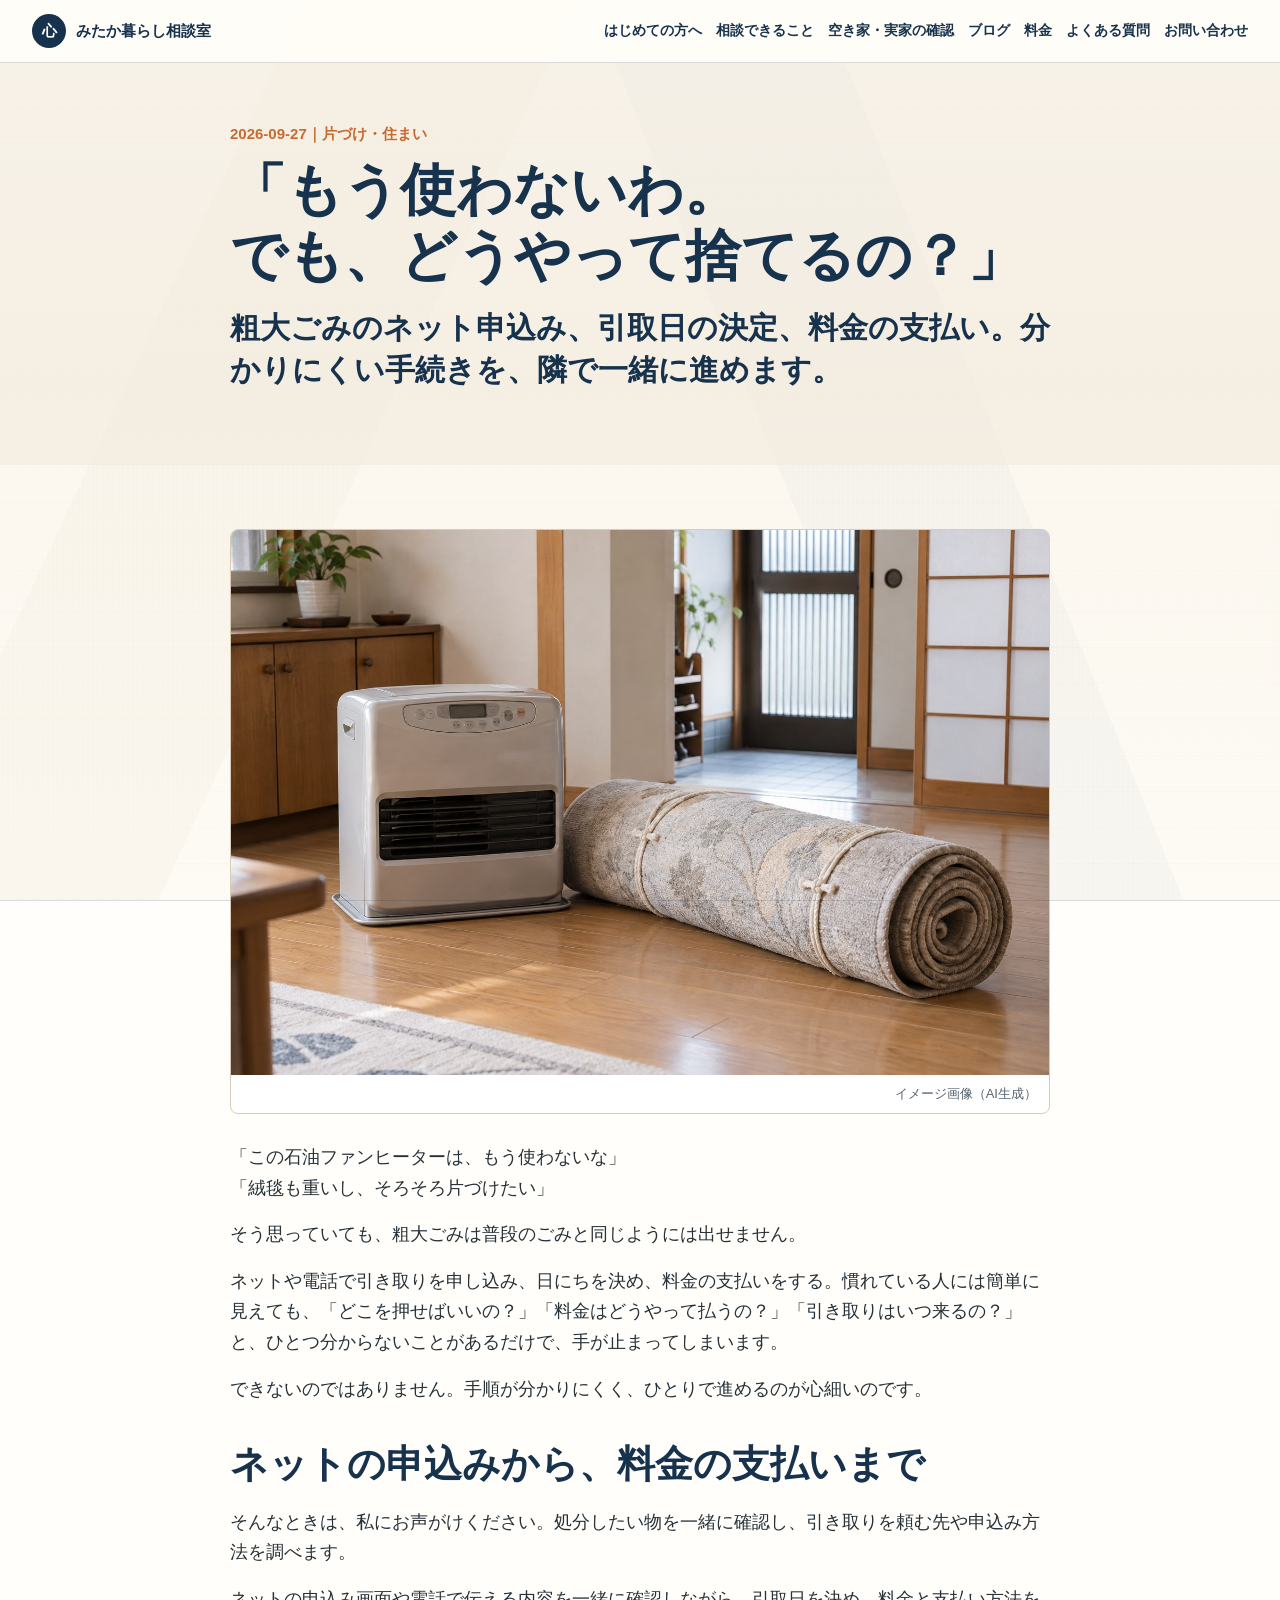
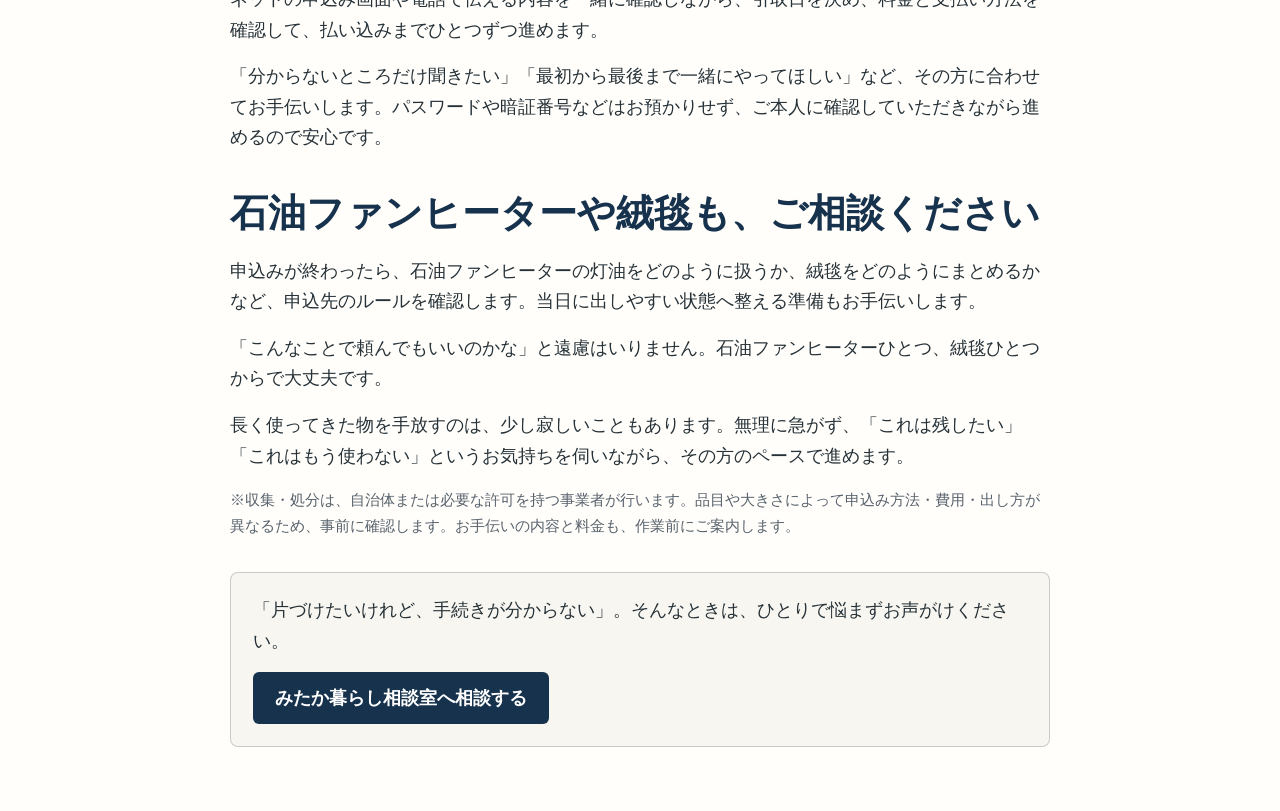
<file: activities/2026-09-activity-001.html>
<!doctype html>
<html lang="ja">
<head>
  <!-- Google tag (gtag.js) -->
  <script async src="https://www.googletagmanager.com/gtag/js?id=G-QJG6G1WE6G"></script>
  <script>
    window.dataLayer = window.dataLayer || [];
    function gtag(){dataLayer.push(arguments);}
    gtag('js', new Date());
    gtag('config', 'G-QJG6G1WE6G');
  </script>
  <meta charset="utf-8">
  <meta name="viewport" content="width=device-width, initial-scale=1">
  <title>「もう使わないわ。でも、どうやって捨てるの？」粗大ごみの手続きをお手伝いします｜みたか暮らし相談室</title>
  <meta name="description" content="石油ファンヒーターや絨毯を片づけたい。でも、粗大ごみのネット申込みや引取日の決定、料金の支払いがよく分からない。そんなときは、みたか暮らし相談室が隣で一緒に手続きを進めます。">
  <link rel="stylesheet" href="../styles.css?v=20260927-kurashi">
</head>
<body class="article-page">
  <header class="site-header">
    <a class="brand" href="../index.html#top" aria-label="みたか暮らし相談室 トップへ">
      <span class="brand-mark" aria-hidden="true">心</span>
      <span class="brand-text">みたか暮らし相談室</span>
    </a>
    <button class="nav-toggle" type="button" aria-expanded="false" aria-controls="site-nav">メニュー</button>
    <nav id="site-nav" class="site-nav" aria-label="目的別ナビゲーション">
      <a href="../index.html#first">はじめての方へ</a>
      <a href="../index.html#services">相談できること</a>
      <a href="../index.html#vacant-house">空き家・実家の確認</a>
      <a href="../index.html#activities">ブログ</a>
      <a href="../index.html#price">料金</a>
      <a href="../index.html#faq">よくある質問</a>
      <a href="../index.html#contact">お問い合わせ</a>
    </nav>
  </header>
  <main>
    <section class="article-hero">
      <div class="container article-body">
        <p class="eyebrow">2026-09-27｜片づけ・住まい</p>
        <h1>「もう使わないわ。<br>でも、どうやって捨てるの？」</h1>
        <p class="lead">粗大ごみのネット申込み、引取日の決定、料金の支払い。分かりにくい手続きを、隣で一緒に進めます。</p>
      </div>
    </section>
    <article class="section">
      <div class="container article-body">
        <figure class="article-main-photo">
          <img src="../assets/activities/bulky-waste-fan-heater-carpet-jp.jpg" alt="日本の家庭で粗大ごみの引き取りに備えた石油ファンヒーターと丸めた絨毯のイメージ" width="1536" height="1024">
          <figcaption class="article-photo-credit">イメージ画像（AI生成）</figcaption>
        </figure>

        <p>「この石油ファンヒーターは、もう使わないな」<br>「絨毯も重いし、そろそろ片づけたい」</p>
        <p>そう思っていても、粗大ごみは普段のごみと同じようには出せません。</p>
        <p>ネットや電話で引き取りを申し込み、日にちを決め、料金の支払いをする。慣れている人には簡単に見えても、「どこを押せばいいの？」「料金はどうやって払うの？」「引き取りはいつ来るの？」と、ひとつ分からないことがあるだけで、手が止まってしまいます。</p>
        <p>できないのではありません。手順が分かりにくく、ひとりで進めるのが心細いのです。</p>

        <h2>ネットの申込みから、料金の支払いまで</h2>
        <p>そんなときは、私にお声がけください。処分したい物を一緒に確認し、引き取りを頼む先や申込み方法を調べます。</p>
        <p>ネットの申込み画面や電話で伝える内容を一緒に確認しながら、引取日を決め、料金と支払い方法を確認して、払い込みまでひとつずつ進めます。</p>
        <p>「分からないところだけ聞きたい」「最初から最後まで一緒にやってほしい」など、その方に合わせてお手伝いします。パスワードや暗証番号などはお預かりせず、ご本人に確認していただきながら進めるので安心です。</p>

        <h2>石油ファンヒーターや絨毯も、ご相談ください</h2>
        <p>申込みが終わったら、石油ファンヒーターの灯油をどのように扱うか、絨毯をどのようにまとめるかなど、申込先のルールを確認します。当日に出しやすい状態へ整える準備もお手伝いします。</p>
        <p>「こんなことで頼んでもいいのかな」と遠慮はいりません。石油ファンヒーターひとつ、絨毯ひとつからで大丈夫です。</p>
        <p>長く使ってきた物を手放すのは、少し寂しいこともあります。無理に急がず、「これは残したい」「これはもう使わない」というお気持ちを伺いながら、その方のペースで進めます。</p>

        <p class="small-note">※収集・処分は、自治体または必要な許可を持つ事業者が行います。品目や大きさによって申込み方法・費用・出し方が異なるため、事前に確認します。お手伝いの内容と料金も、作業前にご案内します。</p>

        <div class="article-cta">
          <p>「片づけたいけれど、手続きが分からない」。そんなときは、ひとりで悩まずお声がけください。</p>
          <a class="button primary" href="../index.html#contact">みたか暮らし相談室へ相談する</a>
        </div>
      </div>
    </article>
  </main>
<script src="../script.js?v=20260917-kurashi"></script>
</body>
</html>
</file>
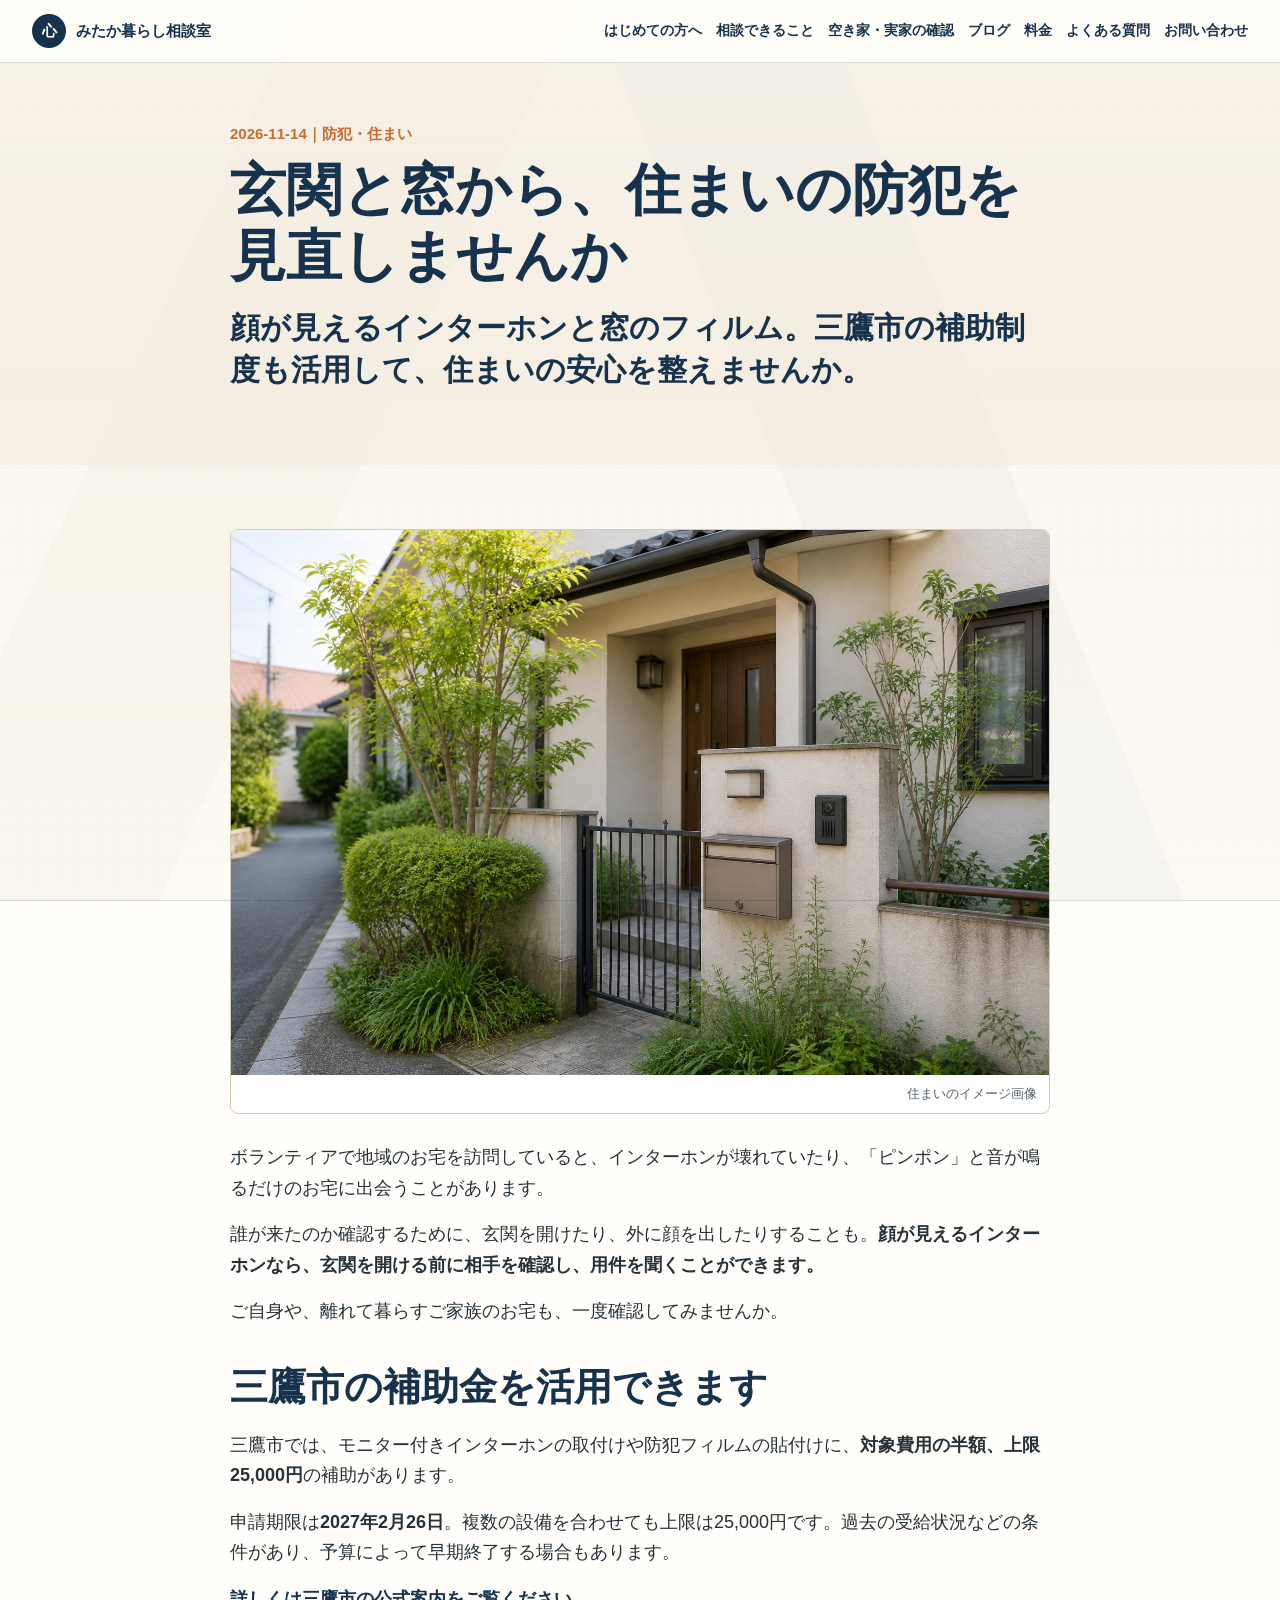
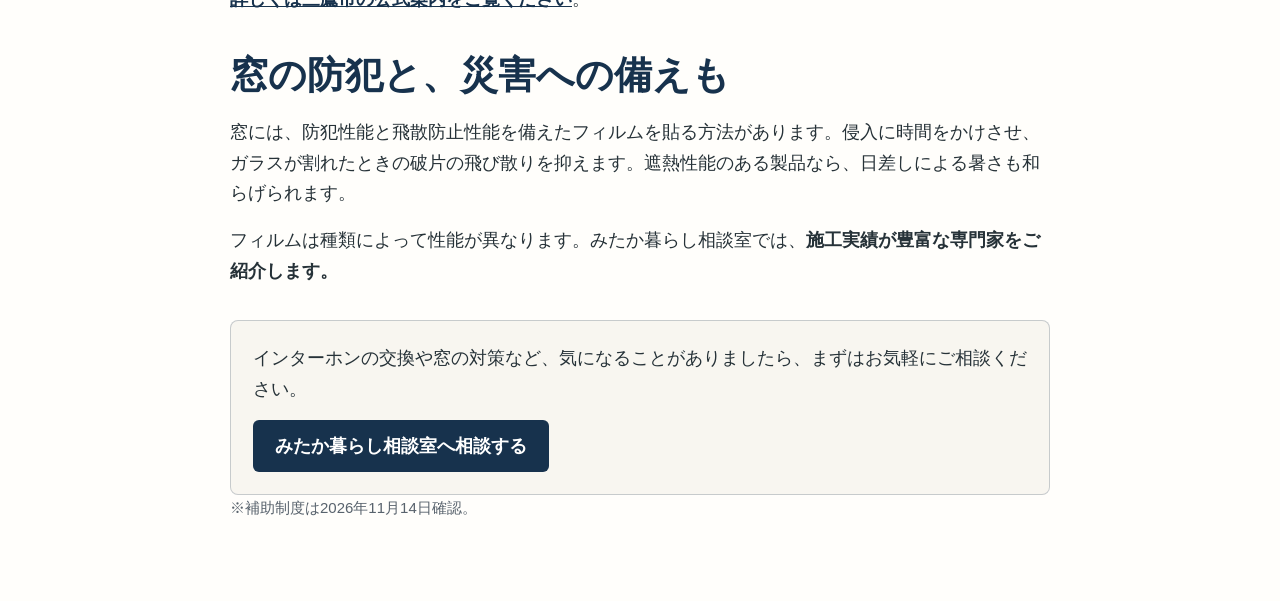
<file: activities/2026-11-activity-001.html>
<!doctype html>
<html lang="ja">
<head>
  <!-- Google tag (gtag.js) -->
  <script async src="https://www.googletagmanager.com/gtag/js?id=G-QJG6G1WE6G"></script>
  <script>
    window.dataLayer = window.dataLayer || [];
    function gtag(){dataLayer.push(arguments);}
    gtag('js', new Date());
    gtag('config', 'G-QJG6G1WE6G');
  </script>
  <meta charset="utf-8">
  <meta name="viewport" content="width=device-width, initial-scale=1">
  <title>玄関と窓から、住まいの防犯を見直しませんか｜みたか暮らし相談室</title>
  <meta name="description" content="顔が見えるインターホンや窓用フィルムで、住まいの安心を。三鷹市の防犯対策補助金と、専門家へのご相談をご案内します。">
  <link rel="stylesheet" href="../styles.css?v=20260927-kurashi">
</head>
<body class="article-page">
  <header class="site-header">
    <a class="brand" href="../index.html#top" aria-label="みたか暮らし相談室 トップへ">
      <span class="brand-mark" aria-hidden="true">心</span>
      <span class="brand-text">みたか暮らし相談室</span>
    </a>
    <button class="nav-toggle" type="button" aria-expanded="false" aria-controls="site-nav">メニュー</button>
    <nav id="site-nav" class="site-nav" aria-label="目的別ナビゲーション">
      <a href="../index.html#first">はじめての方へ</a>
      <a href="../index.html#services">相談できること</a>
      <a href="../index.html#vacant-house">空き家・実家の確認</a>
      <a href="../index.html#activities">ブログ</a>
      <a href="../index.html#price">料金</a>
      <a href="../index.html#faq">よくある質問</a>
      <a href="../index.html#contact">お問い合わせ</a>
    </nav>
  </header>
  <main>
    <section class="article-hero">
      <div class="container article-body">
        <p class="eyebrow">2026-11-14｜防犯・住まい</p>
        <h1>玄関と窓から、住まいの防犯を見直しませんか</h1>
        <p class="lead">顔が見えるインターホンと窓のフィルム。三鷹市の補助制度も活用して、住まいの安心を整えませんか。</p>
      </div>
    </section>
    <article class="section">
      <div class="container article-body">
        <figure class="article-main-photo">
          <img src="../assets/images/vacant-house-check.jpg" alt="インターホンのある玄関と窓のイメージ" width="1536" height="1024">
          <figcaption class="article-photo-credit">住まいのイメージ画像</figcaption>
        </figure>
        <p>ボランティアで地域のお宅を訪問していると、インターホンが壊れていたり、「ピンポン」と音が鳴るだけのお宅に出会うことがあります。</p>
        <p>誰が来たのか確認するために、玄関を開けたり、外に顔を出したりすることも。<strong>顔が見えるインターホンなら、玄関を開ける前に相手を確認し、用件を聞くことができます。</strong></p>
        <p>ご自身や、離れて暮らすご家族のお宅も、一度確認してみませんか。</p>

        <h2>三鷹市の補助金を活用できます</h2>
        <p>三鷹市では、モニター付きインターホンの取付けや防犯フィルムの貼付けに、<strong>対象費用の半額、上限25,000円</strong>の補助があります。</p>
        <p>申請期限は<strong>2027年2月26日</strong>。複数の設備を合わせても上限は25,000円です。過去の受給状況などの条件があり、予算によって早期終了する場合もあります。</p>
        <p><a class="text-link" href="https://www.city.mitaka.lg.jp/c_service/118/118532.html" target="_blank" rel="noopener noreferrer">詳しくは三鷹市の公式案内をご覧ください</a>。</p>

        <h2>窓の防犯と、災害への備えも</h2>
        <p>窓には、防犯性能と飛散防止性能を備えたフィルムを貼る方法があります。侵入に時間をかけさせ、ガラスが割れたときの破片の飛び散りを抑えます。遮熱性能のある製品なら、日差しによる暑さも和らげられます。</p>
        <p>フィルムは種類によって性能が異なります。みたか暮らし相談室では、<strong>施工実績が豊富な専門家をご紹介します。</strong></p>

        <div class="article-cta">
          <p>インターホンの交換や窓の対策など、気になることがありましたら、まずはお気軽にご相談ください。</p>
          <a class="button primary" href="../index.html#contact">みたか暮らし相談室へ相談する</a>
        </div>
        <p class="small-note">※補助制度は2026年11月14日確認。</p>
      </div>
    </article>
  </main>
<script src="../script.js?v=20260917-kurashi"></script>
</body>
</html>
</file>
<file: home.css>
/* みたか暮らし相談室 TOP / design.md */
:root { --navy:#17324D; --accent:#C86B32; --ink:#263238; --soft:#F7F4EE; --white:#FFFFFF; --line:#d8dde2; --header-height:84px; }
* { box-sizing:border-box; }
html { scroll-behavior:smooth; scroll-padding-top:calc(var(--header-height) + 16px); }
body { margin:0; color:var(--ink); background:var(--white); font-family:Meiryo,"Hiragino Kaku Gothic ProN","Yu Gothic",sans-serif; font-size:18px; line-height:1.75; }
a { color:var(--navy); text-underline-offset:5px; }
a:hover { text-decoration-thickness:2px; }
a:focus-visible,button:focus-visible { outline:3px solid var(--accent); outline-offset:4px; }
img { display:block; max-width:100%; }
button { font:inherit; }
h1,h2,h3,p,figure,dl { margin:0; }
h1,h2,h3 { color:var(--navy); font-weight:700; line-height:1.4; }
h1 { font-size:clamp(32px,3.6vw,48px); letter-spacing:-.04em; }
h2 { font-size:32px; letter-spacing:-.03em; }
h3 { font-size:21px; }
p { overflow-wrap:break-word; }
.container { width:min(1160px,calc(100% - 64px)); margin-inline:auto; }
.section { padding:56px 0; }
.soft { background:var(--soft); }
.eyebrow { display:flex; gap:10px; align-items:center; margin-bottom:12px; color:var(--navy); font-size:16px; font-weight:700; }
.eyebrow::before { content:""; width:24px; height:3px; flex:none; background:var(--accent); }
.section-heading { margin-bottom:28px; }
.section-heading .eyebrow { margin-bottom:8px; }
.button { display:inline-flex; min-height:56px; padding:12px 24px; align-items:center; justify-content:center; border:1px solid var(--navy); border-radius:6px; font-size:18px; font-weight:700; text-decoration:none; line-height:1.5; }
.button.primary { color:var(--white); background:var(--navy); }
.button.primary:hover { background:#234663; }
.button.secondary { color:var(--navy); background:var(--white); }
.button.secondary:hover { background:var(--soft); }
.text-link { display:inline-flex; min-height:44px; align-items:center; font-size:16px; font-weight:700; }
.small-note,.reception,.operator { font-size:16px; }
.skip-link { position:fixed; top:8px; left:16px; z-index:100; padding:12px; color:var(--white); background:var(--navy); transform:translateY(-160%); }
.skip-link:focus { transform:translateY(0); }
.site-header { position:sticky; top:0; z-index:20; display:flex; min-height:84px; padding:16px 32px; justify-content:space-between; align-items:center; gap:24px; border-bottom:1px solid var(--line); background:var(--white); }
.brand { flex:none; padding-block:7px; border-bottom:3px solid var(--accent); color:var(--navy); font-size:20px; font-weight:700; text-decoration:none; }
.site-nav { display:flex; gap:20px; align-items:center; font-size:16px; font-weight:700; }
.site-nav a { display:inline-flex; min-height:44px; align-items:center; text-decoration:none; }
.site-nav a:hover { text-decoration:underline; }
.site-nav .nav-contact { padding:10px 18px; color:var(--white); background:var(--navy); border-radius:6px; }
.nav-toggle { display:none; min-height:44px; padding:8px 12px; color:var(--navy); background:var(--white); border:1px solid var(--navy); border-radius:6px; font-size:16px; }
.hero { padding:48px 0; }
.hero-grid { display:grid; grid-template-columns:minmax(0,1.4fr) minmax(0,.85fr); column-gap:64px; row-gap:16px; align-items:start; }
.hero-heading,.hero-person,.hero-description,.hero-actions,.hero-free,.operator { grid-column:1; }
.hero-subtitle { margin-top:12px; color:var(--navy); font-size:24px; font-weight:700; line-height:1.55; }
.hero-person { padding-left:18px; border-left:3px solid var(--accent); color:var(--navy); }
.hero-person > p:first-child { font-size:20px; }
.person-name { font-size:38px; font-weight:700; line-height:1.5; }
.hero-portrait { grid-column:2; grid-row:1 / 7; height:520px; align-self:start; overflow:hidden; border-radius:10px; background:var(--soft); }
.hero-portrait img { width:100%; height:100%; max-height:520px; object-fit:cover; object-position:50% 36%; }
.hero-description { font-size:19px; }
.hero-actions { display:flex; flex-wrap:wrap; align-items:center; gap:12px 20px; }
.inline-phone { font-size:23px; font-weight:700; text-decoration:none; white-space:nowrap; }
.hero-free { font-weight:700; }
.hero-free a { display:inline-flex; min-height:40px; align-items:center; text-decoration-color:var(--accent); }
.operator { color:var(--ink); }
.strengths-grid { display:grid; grid-template-columns:.95fr 1.3fr; gap:56px; align-items:start; }
.strengths-grid h2 { margin-bottom:16px; }
.strengths-grid .text-link { margin-top:12px; }
.credential-list { display:grid; grid-template-columns:1fr 1fr; gap:20px 24px; padding:0; margin:0; list-style:none; }
.credential-list li { padding-top:12px; border-top:2px solid var(--accent); }
.credential-list strong { display:block; color:var(--navy); font-size:18px; }
.credential-list span { display:block; margin-top:4px; font-size:16px; }
.supporter-proof { display:flex; gap:20px; margin-top:24px; align-items:center; }
.supporter-logo { width:88px; height:88px; flex:none; object-fit:contain; background:var(--white); }
.supporter-proof p { font-size:16px; }
.service-grid { display:grid; grid-template-columns:repeat(3,minmax(0,1fr)); grid-auto-rows:1fr; gap:20px; }
.service-card { position:relative; display:flex; flex-direction:column; padding:24px; border:1px solid var(--line); border-top:3px solid var(--accent); border-radius:6px; }
.card-number { margin-bottom:10px; color:var(--navy); font-size:16px; font-weight:700; }
.service-card h3 { margin-bottom:12px; }
.service-card p:not(.card-number) { font-size:18px; }
.service-card p.service-note { margin-top:12px; font-size:16px; }
.service-card p:last-of-type { margin-bottom:20px; }
.service-card img { width:100%; height:auto; aspect-ratio:2 / 1; margin-top:auto; object-fit:cover; object-position:center; border-radius:4px; }
.service-card img.service-equipment-photo { object-position:center 66%; }
.flow-list { display:grid; grid-template-columns:repeat(4,minmax(0,1fr)); gap:20px; margin:0; padding:0; list-style:none; }
.flow-list li { padding:22px 18px; border:1px solid var(--line); border-radius:6px; background:var(--white); }
.step-number { display:block; color:var(--navy); border-bottom:2px solid var(--accent); width:32px; margin-bottom:16px; font-size:24px; font-weight:700; line-height:1.5; }
.flow-list h3 { font-size:19px; margin-bottom:8px; }
.flow-list p { font-size:18px; }
.flow-note { max-width:880px; margin-top:24px; font-size:16px; }
.smartphone-panel { display:grid; grid-template-columns:104px minmax(0,1fr); gap:32px; align-items:center; padding:32px; border:1px solid var(--line); border-left:4px solid var(--accent); border-radius:6px; }
.smartphone-panel .supporter-logo { width:96px; height:96px; }
.smartphone-panel h2 { margin-bottom:12px; }
.smartphone-panel h2 strong { display:inline-block; margin-left:6px; padding:0 8px; border-bottom:3px solid var(--accent); font-size:38px; }
.smartphone-panel .small-note { margin-top:8px; }
.price-list { border:1px solid var(--line); border-radius:6px; overflow:hidden; background:var(--white); }
.price-list > div { display:grid; grid-template-columns:1.7fr 1fr; gap:24px; padding:14px 24px; border-bottom:1px solid var(--line); }
.price-list > div:last-child { border-bottom:0; }
.price-list dt { font-weight:400; }
.price-list dd { margin:0; color:var(--navy); }
.price-note { margin-top:18px; max-width:1000px; }
.activity-grid { display:grid; grid-template-columns:repeat(3,minmax(0,1fr)); gap:24px; }
.activity-card { position:relative; border:1px solid var(--line); border-radius:6px; overflow:hidden; }
.activity-media { height:180px; background:var(--soft); }
.activity-media img { width:100%; height:100%; object-fit:cover; }
.activity-media img[src*="toda-yoshinori-profile"] { object-position:right center; }
.activity-body { padding:20px; }
.activity-meta { display:flex; flex-wrap:wrap; gap:4px 12px; margin-bottom:10px; font-size:16px; }
.activity-card h3 { font-size:20px; margin-bottom:10px; }
.activity-card h3 a { text-decoration:none; }
.activity-card h3 a::after { content:""; position:absolute; inset:0; }
.activity-card h3 a:hover { text-decoration:underline; }
.activity-card h3 a:focus-visible::after { border:3px solid var(--accent); }
.activity-card p { font-size:16px; }
.blog-more { margin-top:24px; text-align:center; }
.faq-list { display:grid; grid-template-columns:1fr 1fr; gap:24px 40px; }
.faq-list > div { padding-top:16px; border-top:1px solid var(--line); }
.faq-list dt { color:var(--navy); font-size:20px; font-weight:700; margin-bottom:8px; }
.faq-list dd { margin:0; font-size:18px; }
.promises { margin-top:32px; padding:20px 24px; background:var(--white); border-left:3px solid var(--accent); }
.promises h3 { font-size:20px; }
.promises ul { margin:12px 0 0; padding-left:24px; font-size:16px; }
.promises li + li { margin-top:6px; }
.contact-box { display:grid; grid-template-columns:1fr 1fr; gap:32px; align-items:center; margin-top:40px; padding:32px; border:1px solid var(--line); border-radius:6px; background:var(--white); }
.contact-person { margin:12px 0; font-size:20px; }
.contact-box p:not(.contact-person):not(.eyebrow) { font-size:16px; }
.contact-actions { display:grid; justify-items:center; gap:8px; }
.phone { font-size:32px; font-weight:700; line-height:1.4; text-decoration:none; }
.contact-actions .primary { width:100%; max-width:360px; margin-top:8px; }
.contact-sub { display:flex; align-items:center; min-height:44px; font-size:16px; }
.site-footer { padding:28px 0; color:var(--white); background:var(--navy); font-size:16px; }
.footer-inner { display:flex; justify-content:space-between; gap:20px; align-items:center; }
.mobile-call-bar { display:none; }
[hidden] { display:none !important; }
@media(max-width:1100px) {
  .site-header { flex-wrap:wrap; gap:0 16px; }
  .nav-toggle { display:block; margin-left:auto; }
  .site-nav { display:none; width:100%; margin-top:14px; }
  .site-header.nav-open .site-nav { display:grid; grid-template-columns:1fr 1fr; gap:8px; }
  .site-nav a { padding:10px 14px; background:var(--soft); border-radius:4px; }
  .hero-grid { column-gap:32px; grid-template-columns:1.3fr .9fr; }
  h1 { font-size:38px; }
  .strengths-grid { gap:32px; }
  .flow-list { grid-template-columns:1fr 1fr; }
}
@media(max-width:780px) {
  .container { width:calc(100% - 40px); }
  .section { padding:40px 0; }
  .site-header { min-height:72px; padding:12px 20px; }
  .brand { font-size:18px; }
  .hero-grid { grid-template-columns:1fr 160px; gap:16px 20px; }
  .hero-heading,.hero-description,.hero-actions,.hero-free,.operator { grid-column:1 / -1; }
  .hero-heading { grid-row:1; }
  .hero-person { grid-row:2; align-self:center; padding-left:12px; }
  .hero-portrait { grid-column:2; grid-row:2; height:180px; }
  .hero-portrait img { height:180px; object-position:center 32%; }
  h1 { font-size:32px; }
  h2 { font-size:28px; }
  .hero-subtitle { margin-top:8px; font-size:22px; }
  .hero-person > p:first-child { font-size:18px; }
  .person-name { font-size:32px; white-space:nowrap; }
  .hero-description { font-size:18px; }
  .strengths-grid { grid-template-columns:1fr; gap:24px; }
  .service-grid { grid-template-columns:1fr 1fr; }
  .smartphone-panel { gap:20px; padding:24px; grid-template-columns:88px minmax(0,1fr); }
  .smartphone-panel .supporter-logo { width:88px; height:88px; }
  .activity-grid { grid-template-columns:1fr; gap:16px; }
  .activity-card { display:grid; grid-template-columns:112px minmax(0,1fr); }
  .activity-media { height:100%; min-height:132px; }
  .activity-body { padding:14px 16px; }
  .activity-card p { display:none; }
  .activity-card h3 { margin-bottom:0; font-size:18px; }
  .activity-meta { margin-bottom:6px; }
  .faq-list { grid-template-columns:1fr; gap:20px; }
  .contact-box { grid-template-columns:1fr; }
  .footer-inner { flex-direction:column; align-items:flex-start; }
}
@media(max-width:640px) {
  body { padding-bottom:calc(84px + env(safe-area-inset-bottom)); }
  .container { width:calc(100% - 36px); }
  .site-header { padding-inline:18px; }
  .brand { font-size:17px; }
  .site-header.nav-open .site-nav { grid-template-columns:1fr; }
  .hero { padding:28px 0 32px; }
  .hero-grid { grid-template-columns:minmax(0,1fr) 138px; gap:14px 14px; }
  h1 { font-size:clamp(26px,7.6vw,32px); }
  h2 { font-size:26px; }
  .eyebrow { font-size:16px; margin-bottom:8px; }
  .hero-subtitle { font-size:20px; }
  .hero-portrait,.hero-portrait img { height:168px; }
  .hero-person > p:first-child { font-size:18px; }
  .person-name { font-size:30px; }
  .desktop-break { display:none; }
  .hero-actions { gap:8px 16px; }
  .hero-actions .button { width:100%; }
  .hero-actions > div { display:flex; width:100%; flex-direction:column; align-items:center; gap:0; }
  .inline-phone { font-size:20px; }
  .reception { font-size:16px; }
  .hero-free a { min-height:32px; font-size:18px; }
  .section-heading { margin-bottom:20px; }
  .credential-list { grid-template-columns:1fr; gap:14px; }
  .credential-list li { padding-top:10px; }
  .supporter-proof { margin-top:20px; }
  .service-grid { grid-template-columns:1fr; grid-auto-rows:auto; gap:16px; }
  .service-card { padding:20px; }
  .card-number { margin-bottom:6px; }
  .service-card p:last-of-type { margin-bottom:16px; }
  .flow-list { grid-template-columns:1fr; gap:12px; }
  .flow-list li { display:flex; gap:18px; align-items:flex-start; padding:18px; }
  .step-number { flex:none; margin-bottom:0; }
  .flow-list h3 { font-size:20px; margin-bottom:4px; }
  .flow-note { margin-top:20px; }
  .smartphone-panel { grid-template-columns:1fr; gap:16px; padding:24px 20px; }
  .smartphone-panel h2 strong { font-size:32px; }
  .price-list > div { grid-template-columns:1fr; gap:4px; padding:16px 20px; }
  .price-list dd { font-size:20px; }
  .activity-card { grid-template-columns:96px minmax(0,1fr); }
  .activity-body { padding:12px; }
  .activity-media { min-height:148px; }
  .activity-card h3 { line-height:1.6; }
  .blog-more .button { width:100%; padding-inline:12px; }
  .promises { padding:20px; }
  .contact-box { padding:24px 20px; gap:24px; }
  .contact-person { font-size:18px; }
  .contact-person strong { display:inline-block; font-size:24px; }
  .phone { font-size:30px; }
  .mobile-call-bar { position:fixed; z-index:30; right:0; bottom:0; left:0; display:block; padding:10px 18px calc(10px + env(safe-area-inset-bottom)); border-top:1px solid var(--line); background:var(--white); }
  .mobile-call-bar a { display:flex; flex-wrap:wrap; justify-content:center; align-items:center; gap:4px 10px; min-height:56px; padding:8px; border-radius:6px; color:var(--white); background:var(--navy); font-size:18px; font-weight:700; text-decoration:none; line-height:1.5; }
  .mobile-call-bar span { font-size:16px; }
}
@media(max-width:359px) {
  .hero-grid { grid-template-columns:minmax(0,1fr) 112px; gap:12px; }
  .hero-person { padding-left:8px; }
  .person-name { font-size:28px; }
  .hero-person > p:first-child { font-size:16px; }
  .brand { font-size:15px; }
  .hero-actions > div { flex-wrap:wrap; }
}
@media(prefers-reduced-motion:reduce) { html { scroll-behavior:auto; } }
</file>
<file: styles.css>
:root {
  --green: #17324D;
  --green-2: #234663;
  --navy: #17324D;
  --ink: #263238;
  --muted: #58636D;
  --paper: #FFFFFF;
  --cream: #F7F4EE;
  --beige: #e8dcc8;
  --line: #d8cbb7;
  --accent: #C86B32;
  --white: #ffffff;
  --shadow: 0 18px 48px rgba(23, 45, 68, 0.12);
}

* {
  box-sizing: border-box;
}

html {
  scroll-behavior: smooth;
  scroll-padding-top: 96px;
}

body {
  margin: 0;
  color: var(--ink);
  background:
    linear-gradient(115deg, rgba(255, 253, 247, 0) 0 18%, rgba(232, 220, 200, 0.34) 18% 34%, rgba(255, 253, 247, 0) 34% 100%),
    linear-gradient(68deg, rgba(255, 253, 247, 0) 0 58%, rgba(23, 50, 77, 0.055) 58% 72%, rgba(255, 253, 247, 0) 72% 100%),
    repeating-linear-gradient(0deg, rgba(23, 50, 77, 0.026) 0 1px, transparent 1px 36px),
    linear-gradient(180deg, #FFFFFF 0%, #f7f0e5 42%, #fbf8f1 100%);
  background-attachment: fixed;
  font-family: "Hiragino Kaku Gothic ProN", "Yu Gothic", Meiryo, sans-serif;
  font-size: 18px;
  line-height: 1.7;
}

body::before {
  content: "";
  position: fixed;
  inset: 0;
  z-index: -1;
  pointer-events: none;
  opacity: 0.42;
  background-image:
    repeating-linear-gradient(90deg, rgba(255, 255, 255, 0.42) 0 1px, transparent 1px 5px),
    repeating-linear-gradient(0deg, rgba(23, 50, 77, 0.018) 0 1px, transparent 1px 7px);
}

a {
  color: inherit;
}

img {
  max-width: 100%;
  display: block;
}

.site-header {
  position: sticky;
  top: 0;
  z-index: 20;
  display: flex;
  align-items: center;
  justify-content: space-between;
  gap: 16px;
  padding: 14px 20px;
  border-bottom: 1px solid rgba(23, 50, 77, 0.16);
  background: rgba(255, 253, 247, 0.94);
}

.site-header::after {
  content: "";
  position: absolute;
  right: 0;
  bottom: -1px;
  left: 0;
  height: 1px;
  background: rgba(23, 50, 77, 0.16);
}

.brand {
  display: inline-flex;
  align-items: center;
  flex: 0 0 auto;
  gap: 10px;
  text-decoration: none;
  color: var(--green);
  font-weight: 700;
  font-size: 15px;
}

.brand-mark {
  display: grid;
  place-items: center;
  width: 34px;
  height: 34px;
  border-radius: 50%;
  color: var(--white);
  background: var(--green);
}

.brand-text {
  display: inline;
}

.brand-text span {
  display: inline;
}

.operator {
  color: var(--muted);
  font-size: 13px;
}

.site-nav {
  display: flex;
  align-items: center;
  justify-content: flex-end;
  flex: 1 1 auto;
  min-width: 0;
  gap: 14px;
  color: var(--navy);
  font-size: 14px;
  font-weight: 700;
}

.site-nav a {
  white-space: nowrap;
  text-decoration: none;
}

.site-nav a:hover,
.site-nav a:focus-visible {
  color: var(--green);
  text-decoration: underline;
  text-underline-offset: 5px;
}

.nav-toggle {
  display: none;
  min-height: 42px;
  border: 1px solid rgba(23, 50, 77, 0.24);
  border-radius: 6px;
  color: var(--green);
  background: var(--white);
  font: inherit;
  font-size: 14px;
  font-weight: 700;
}

.section {
  padding: 64px 0;
  scroll-margin-top: 96px;
  background: rgba(255, 253, 247, 0.5);
}

.container {
  width: min(1180px, calc(100% - 40px));
  margin: 0 auto;
}

.narrow {
  max-width: 820px;
}

.soft {
  background:
    linear-gradient(180deg, rgba(245, 239, 227, 0.82), rgba(255, 253, 247, 0.64));
}

.hero {
  position: relative;
  overflow: hidden;
  padding: 56px 0 70px;
  background: linear-gradient(110deg, #FFFFFF 0%, #f7f0e5 62%, #e8dcc8 100%);
}

.hero::before,
.hero::after {
  content: "";
  position: absolute;
  pointer-events: none;
}

.hero::before {
  inset: 0;
  opacity: 0.1;
  background-image:
    linear-gradient(rgba(23, 50, 77, 0.055) 1px, transparent 1px),
    linear-gradient(90deg, rgba(23, 50, 77, 0.045) 1px, transparent 1px);
  background-size: 42px 42px;
  mask-image: linear-gradient(90deg, transparent, #000 18%, #000 82%, transparent);
}

.hero::after {
  display: none;
}

.hero-grid,
.split,
.profile,
.footer-grid {
  position: relative;
  z-index: 1;
  display: grid;
  gap: 32px;
}

.hero-copy {
  max-width: 640px;
  padding: 24px 28px 26px;
  border-left: 5px solid var(--accent);
  border-radius: 0 12px 12px 0;
  background: rgba(255, 253, 247, 0.94);
  box-shadow: 0 14px 34px rgba(23, 45, 68, 0.08);
}

.hero-seal {
  display: grid;
  width: 64px;
  height: 64px;
  margin: 0 0 18px;
  place-items: center;
  border: 2px solid var(--accent);
  border-radius: 50%;
  color: var(--accent);
  background: rgba(255, 253, 247, 0.82);
  box-shadow: inset 0 0 0 5px rgba(190, 111, 52, 0.08);
  font-family: var(--serif);
  font-size: 30px;
  font-weight: 800;
  line-height: 1;
}

.eyebrow {
  margin: 0 0 10px;
  color: var(--accent);
  font-size: 15px;
  font-weight: 700;
  letter-spacing: 0;
}

h1,
h2,
h3,
p {
  overflow-wrap: anywhere;
}

h1 {
  margin: 0;
  color: var(--green);
  font-size: clamp(34px, 9vw, 56px);
  line-height: 1.18;
  letter-spacing: 0;
}

.hero-title {
  max-width: 760px;
  font-size: clamp(32px, 4.2vw, 48px);
  overflow-wrap: anywhere;
  word-break: keep-all;
}

.hero-title span {
  display: block;
}

.hero-subtitle {
  margin: 8px 0 18px;
  color: var(--navy);
  font-family: var(--serif);
  font-size: clamp(24px, 2.8vw, 34px);
  font-weight: 800;
  line-height: 1.35;
}

.hero-consultant {
  margin: 14px 0 16px;
  color: var(--navy);
  font-size: clamp(19px, 2.2vw, 25px);
  font-weight: 800;
  line-height: 1.45;
}

h2 {
  margin: 0 0 18px;
  color: var(--navy);
  font-size: clamp(26px, 7vw, 38px);
  line-height: 1.28;
  letter-spacing: 0;
}

h3 {
  margin: 0 0 12px;
  color: var(--green);
  font-size: 21px;
  line-height: 1.35;
}

p {
  margin: 0 0 16px;
}

.lead {
  margin-top: 18px;
  color: var(--navy);
  font-size: clamp(22px, 6vw, 30px);
  font-weight: 700;
  line-height: 1.4;
}

.hero-message {
  max-width: 590px;
  margin-top: 18px;
  padding: 14px 16px;
  border: 1px solid rgba(23, 50, 77, 0.14);
  border-radius: 8px;
  background: rgba(255, 255, 255, 0.72);
  color: var(--navy);
  font-weight: 700;
}

.trust-list,
.qualification-grid {
  display: flex;
  flex-wrap: wrap;
  gap: 10px;
  margin: 20px 0;
}

.trust-list span,
.trust-list a,
.qualification-grid span,
.qualification-grid a,
.tag-panel li {
  border: 1px solid rgba(23, 50, 77, 0.18);
  border-radius: 999px;
  padding: 8px 12px;
  color: var(--green);
  background: rgba(255, 255, 255, 0.72);
  font-size: 15px;
  font-weight: 700;
  text-decoration: none;
}

.trust-list a,
.qualification-grid a,
.profile-name a,
.inline-link {
  color: var(--green);
  font-weight: 800;
  text-decoration: underline;
  text-decoration-thickness: 2px;
  text-underline-offset: 4px;
}

.trust-list a,
.qualification-grid a {
  border-color: rgba(23, 50, 77, 0.34);
  background: rgba(255, 255, 255, 0.92);
  box-shadow: 0 8px 18px rgba(23, 45, 68, 0.08);
}

.trust-list a:hover,
.trust-list a:focus-visible,
.qualification-grid a:hover,
.qualification-grid a:focus-visible,
.profile-name a:hover,
.profile-name a:focus-visible,
.inline-link:hover,
.inline-link:focus-visible {
  color: var(--navy);
  background: rgba(245, 239, 227, 0.96);
}

.cta-row {
  display: flex;
  flex-wrap: wrap;
  gap: 12px;
  margin-top: 26px;
}

.reception {
  margin-top: 12px;
  color: var(--muted);
  font-size: 15px;
  font-weight: 700;
}

.button {
  display: inline-flex;
  align-items: center;
  justify-content: center;
  min-height: 52px;
  padding: 12px 22px;
  border-radius: 6px;
  text-decoration: none;
  font-weight: 700;
  line-height: 1.3;
}

.button.primary {
  color: var(--white);
  background: var(--green);
}

.button.secondary {
  color: var(--green);
  border: 2px solid var(--green);
  background: var(--white);
}

.button.muted {
  color: var(--navy);
  border-color: var(--line);
}

.placeholder-media {
  display: grid;
  place-items: center;
  min-height: 260px;
  border: 1px solid rgba(23, 50, 77, 0.18);
  border-radius: 8px;
  color: var(--green);
  background:
    linear-gradient(135deg, rgba(23, 50, 77, 0.12), rgba(255, 255, 255, 0.18)),
    repeating-linear-gradient(45deg, rgba(23, 50, 77, 0.08) 0 12px, rgba(232, 220, 200, 0.28) 12px 24px);
  box-shadow: var(--shadow);
  font-weight: 700;
  text-align: center;
}

.hero-visual {
  position: relative;
  display: flex;
  align-items: center;
  min-height: 430px;
  padding: 0;
}

.hero-photo {
  position: relative;
  width: 100%;
  height: 100%;
  min-height: 430px;
  margin: 0;
  overflow: hidden;
  border-radius: 18px 0 0 18px;
  background: var(--beige);
  box-shadow: 0 20px 42px rgba(23, 45, 68, 0.14);
}

.hero-photo::after {
  content: "";
  position: absolute;
  inset: 0;
  background: linear-gradient(180deg, rgba(23, 45, 68, 0.02) 45%, rgba(23, 45, 68, 0.62) 100%);
}

.hero-photo img {
  width: 100%;
  height: 100%;
  min-height: 430px;
  object-fit: cover;
}

.hero-photo figcaption {
  position: absolute;
  z-index: 1;
  right: 24px;
  bottom: 22px;
  left: 24px;
  display: flex;
  flex-wrap: wrap;
  gap: 8px;
  align-items: center;
}

.hero-photo figcaption span {
  padding: 7px 11px;
  border: 1px solid rgba(255, 255, 255, 0.6);
  border-radius: 999px;
  color: var(--white);
  background: rgba(23, 45, 68, 0.48);
  font-size: 13px;
  font-weight: 700;
  line-height: 1.3;
  backdrop-filter: blur(4px);
}

.hero-photo figcaption span:first-child {
  color: #fff8ee;
  border-color: rgba(255, 223, 180, 0.9);
  background: var(--accent);
}

.panel-tags {
  display: flex;
  flex-wrap: wrap;
  gap: 8px;
  margin-top: 22px;
}

.panel-tags span {
  border-radius: 999px;
  padding: 7px 12px;
  color: var(--green);
  background: rgba(245, 239, 227, 0.9);
  font-size: 14px;
  font-weight: 800;
}

.section-heading {
  max-width: 820px;
  margin-bottom: 28px;
}

.note {
  padding: 18px;
  border-left: 4px solid var(--green);
  background: rgba(255, 255, 255, 0.7);
  font-weight: 700;
}

.story-section h2 {
  color: var(--green);
}

.story-card {
  margin: 22px 0 24px;
  padding: 24px;
  border: 1px solid rgba(23, 50, 77, 0.16);
  border-radius: 8px;
  background: var(--white);
  box-shadow: 0 14px 34px rgba(23, 45, 68, 0.08);
}

.story-card p:first-child {
  color: var(--navy);
  font-size: 22px;
  font-weight: 800;
}

.section-photo {
  position: relative;
  overflow: hidden;
  margin: 0;
  border: 1px solid rgba(23, 50, 77, 0.14);
  border-radius: 8px;
  background: var(--cream);
  box-shadow: 0 16px 38px rgba(23, 45, 68, 0.1);
}

.section-photo img {
  width: 100%;
  height: 100%;
  display: block;
  object-fit: cover;
}

.story-photo {
  aspect-ratio: 16 / 8.5;
  margin: 22px 0 24px;
}

.check-grid,
.service-grid,
.activity-grid {
  display: grid;
  gap: 16px;
}

.check-grid {
  padding: 0;
  margin: 0;
  list-style: none;
}

.check-grid li {
  position: relative;
  min-height: 58px;
  padding: 14px 16px 14px 44px;
  border: 1px solid rgba(23, 50, 77, 0.14);
  border-radius: 8px;
  background: var(--white);
}

.check-grid li::before {
  content: "";
  position: absolute;
  left: 16px;
  top: 22px;
  width: 14px;
  height: 8px;
  border-left: 3px solid var(--green);
  border-bottom: 3px solid var(--green);
  transform: rotate(-45deg);
}

.card,
.activity-card,
.faq-list article,
.contact-box {
  border: 1px solid rgba(23, 50, 77, 0.14);
  border-radius: 8px;
  background: var(--white);
  box-shadow: 0 12px 30px rgba(23, 45, 68, 0.07);
}

.card {
  padding: 22px;
}

.card ul {
  margin: 0;
  padding-left: 1.2em;
}

.split {
  align-items: center;
}

.tag-panel {
  display: flex;
  flex-wrap: wrap;
  gap: 10px;
  padding: 24px;
  margin: 0;
  border-radius: 8px;
  list-style: none;
  background: var(--cream);
}

.vacant-side {
  display: grid;
  gap: 18px;
}

.vacant-photo {
  aspect-ratio: 4 / 3;
}

.caution-box {
  margin-top: 28px;
  overflow: hidden;
  padding: 0;
  border: 2px solid rgba(23, 50, 77, 0.28);
  border-radius: 8px;
  background: rgba(255, 253, 247, 0.98);
  box-shadow: 0 18px 42px rgba(23, 45, 68, 0.14);
}

.caution-header {
  padding: 18px 22px 20px;
  color: var(--white);
  background:
    linear-gradient(135deg, var(--green), #234663);
}

.caution-box > p,
.caution-box ul,
.caution-note {
  margin-right: 22px;
  margin-left: 22px;
}

.caution-label {
  display: inline-flex;
  align-items: center;
  min-height: 38px;
  margin: 0 0 10px;
  padding: 7px 14px;
  border: 1px solid rgba(255, 255, 255, 0.56);
  border-radius: 999px;
  color: var(--green);
  background: var(--white);
  font-size: 18px;
  font-weight: 900;
  line-height: 1.2;
}

.caution-box h3 {
  margin: 0;
  color: var(--white);
  font-size: clamp(24px, 5.2vw, 31px);
  line-height: 1.4;
}

.caution-box ul {
  display: grid;
  gap: 8px;
  margin: 16px 0;
  padding-left: 1.65em;
}

.caution-box > p {
  margin-top: 18px;
}

.caution-box li {
  padding-left: 8px;
}

.caution-note {
  margin-bottom: 22px;
  color: var(--green);
  font-weight: 800;
}

.activity-card {
  overflow: hidden;
}

.activity-media {
  aspect-ratio: 16 / 10;
  background:
    linear-gradient(135deg, rgba(23, 50, 77, 0.08) 0 28%, transparent 28% 100%),
    linear-gradient(45deg, rgba(255, 255, 255, 0.45) 0 20%, transparent 20% 100%),
    linear-gradient(135deg, rgba(23, 50, 77, 0.06), rgba(232, 220, 200, 0.55)),
    var(--cream);
}

.activity-media img {
  width: 100%;
  height: 100%;
  object-fit: cover;
}

.activity-media.is-placeholder {
  display: grid;
  place-items: center;
  color: var(--green);
  font-weight: 700;
}

.activity-media.is-placeholder::before {
  content: "";
  width: 64px;
  height: 42px;
  margin-bottom: 8px;
  border: 2px solid rgba(23, 50, 77, 0.22);
  border-radius: 6px;
  background: rgba(255, 255, 255, 0.52);
}

.activity-body {
  padding: 20px;
}

.activity-meta {
  display: flex;
  flex-wrap: wrap;
  gap: 8px;
  margin-bottom: 8px;
  color: var(--muted);
  font-size: 14px;
  font-weight: 700;
}

.text-link {
  color: var(--green);
  font-weight: 700;
}

.center,
.center-row {
  justify-content: center;
  text-align: center;
}

.loading {
  padding: 18px;
  border-radius: 8px;
  background: var(--cream);
}

.profile {
  align-items: center;
}

.profile-photo {
  overflow: hidden;
  margin: 0;
  min-height: 320px;
  border: 1px solid rgba(23, 50, 77, 0.14);
  border-radius: 8px;
  background: var(--cream);
  box-shadow: 0 16px 38px rgba(23, 45, 68, 0.1);
  aspect-ratio: 4 / 5;
}

.profile-photo img {
  width: 100%;
  height: 100%;
  display: block;
  object-fit: cover;
  object-position: center 42%;
}

.profile-name {
  display: grid;
  gap: 6px;
  margin-bottom: 18px;
}

.profile-name strong {
  color: var(--green);
  font-size: 28px;
}

.profile-name a {
  width: fit-content;
  font-weight: 700;
}

.credential-stack,
.qualification-credential {
  display: grid;
  justify-items: start;
  gap: 4px;
}

.credential-stack a,
.qualification-credential a {
  width: fit-content;
  border: 0;
  border-radius: 0;
  padding: 0;
  color: var(--green);
  background: transparent;
  font-size: 16px;
  font-weight: 800;
  text-decoration: underline;
  text-underline-offset: 5px;
}

.qualification-grid {
  margin-bottom: 12px;
}

.qualification-credential {
  flex: 1 1 100%;
  margin-bottom: 4px;
  padding: 0;
}

.qualification-grid > a {
  color: var(--green);
  font-weight: 800;
  text-decoration: underline;
  text-underline-offset: 4px;
}

.small-note {
  color: var(--muted);
  font-size: 15px;
}

.toda-photo {
  overflow: hidden;
  width: min(520px, 100%);
  aspect-ratio: 1 / 1;
  margin: 28px 0 34px;
  border-radius: 8px;
  background: var(--cream);
}

.toda-photo img {
  width: 100%;
  height: 100%;
  display: block;
  object-fit: cover;
  object-position: right center;
  transform: scale(1.18);
  transform-origin: right center;
}

.book-grid {
  display: grid;
  gap: 16px;
  margin: 24px 0 12px;
}

.book-card {
  padding: 20px;
  border: 1px solid rgba(23, 50, 77, 0.14);
  border-radius: 8px;
  background: var(--cream);
}

.book-card h3 {
  margin-top: 0;
  color: var(--green);
  font-size: 20px;
}

.book-card a {
  color: var(--green);
  font-weight: 800;
  text-decoration: underline;
  text-underline-offset: 4px;
}

.article-quote {
  margin: 24px 0;
  padding: 24px;
  border-left: 4px solid var(--accent);
  background: var(--cream);
}

.article-quote footer {
  margin-top: 18px;
  color: var(--green);
  font-weight: 800;
  text-align: right;
}

.table-wrap {
  overflow-x: auto;
  border: 1px solid var(--line);
  border-radius: 8px;
  background: var(--white);
}

table {
  width: 100%;
  max-width: 100%;
  min-width: 0;
  border-collapse: collapse;
  table-layout: fixed;
}

th,
td {
  padding: 16px;
  border-bottom: 1px solid var(--line);
  text-align: left;
  vertical-align: top;
  overflow-wrap: anywhere;
}

th {
  color: var(--white);
  background: var(--green);
}

tr:last-child td {
  border-bottom: 0;
}

.flow-list {
  display: grid;
  gap: 14px;
  padding: 0;
  margin: 0;
  list-style: none;
}

.report-photo {
  aspect-ratio: 16 / 7.5;
  margin: 0 0 22px;
}

.flow-list li {
  display: flex;
  gap: 14px;
  align-items: flex-start;
  padding: 16px;
  border-radius: 8px;
  background: var(--white);
  border: 1px solid rgba(23, 50, 77, 0.14);
}

.flow-list span {
  display: grid;
  flex: 0 0 auto;
  place-items: center;
  width: 34px;
  height: 34px;
  border-radius: 50%;
  color: var(--white);
  background: var(--green);
  font-weight: 700;
}

.faq-list {
  display: grid;
  gap: 14px;
}

.faq-list article {
  padding: 20px;
}

.faq-list h3::before {
  content: "Q. ";
  color: var(--green);
}

.faq-list p::before {
  content: "A. ";
  color: var(--green);
  font-weight: 700;
}

.reassurance {
  background: var(--navy);
  color: var(--white);
}

.reassurance h2,
.reassurance .eyebrow {
  color: var(--white);
}

.reassurance .check-grid li {
  color: var(--ink);
}

.contact {
  background:
    linear-gradient(110deg, rgba(23, 50, 77, 0.1) 0 38%, rgba(232, 220, 200, 0.48) 38% 100%);
}

.contact-box {
  padding: 32px;
  text-align: center;
}

.contact-reception {
  margin-top: 0;
}

.phone {
  display: inline-block;
  margin: 4px 0 12px;
  color: var(--green);
  font-size: clamp(34px, 10vw, 52px);
  font-weight: 800;
  line-height: 1.1;
  text-decoration: none;
}

.phone-sub {
  display: block;
  width: fit-content;
  margin: -4px auto 12px;
  color: var(--muted);
  font-size: clamp(18px, 4vw, 24px);
  font-weight: 800;
  text-decoration: none;
}

.site-footer {
  padding: 34px 0;
  color: var(--white);
  background: var(--green);
}

.site-footer h2 {
  margin-bottom: 8px;
  color: var(--white);
  font-size: 22px;
}

.site-footer p {
  margin-bottom: 6px;
}

.site-footer address {
  font-style: normal;
}

.footer-note {
  width: min(1120px, calc(100% - 40px));
  margin: 20px auto 0;
  color: rgba(255, 255, 255, 0.78);
  font-size: 14px;
}

.mobile-call-bar {
  display: none;
}

.article-page .site-header {
  position: static;
}

.article-hero {
  padding: 58px 0;
  background: rgba(245, 239, 227, 0.78);
}

.article-body {
  max-width: 820px;
  margin: 0 auto;
}

.article-body h2 {
  margin-top: 36px;
}

.article-main-photo {
  margin: 0 0 28px;
  overflow: hidden;
  border: 1px solid var(--line);
  border-radius: 8px;
  background: var(--paper);
}

.article-main-photo img {
  width: 100%;
  height: auto;
  display: block;
}

.article-photo-credit {
  margin: 0;
  padding: 8px 12px;
  color: var(--muted);
  font-size: 13px;
  text-align: right;
}

.article-photo-credit a {
  color: inherit;
}

.article-main-photo--compact {
  width: 50%;
  margin-right: auto;
  margin-left: auto;
}

.activity-photo-grid {
  display: grid;
  grid-template-columns: repeat(2, minmax(0, 1fr));
  gap: 18px;
  margin: 2rem 0 3rem;
}

.activity-photo-grid figure {
  margin: 0;
  overflow: hidden;
  border: 1px solid var(--line);
  border-radius: 8px;
  background: var(--paper);
}

.activity-photo-grid img {
  display: block;
  width: 100%;
  height: auto;
}

.before-after-section {
  margin-top: 36px;
}

.before-after-grid {
  display: grid;
  gap: 28px;
}

.before-after-set {
  padding: 18px;
  border: 1px solid var(--line);
  border-radius: 8px;
  background: rgba(255, 255, 255, 0.78);
}

.before-after-set h3 {
  margin: 0 0 14px;
  color: var(--ink);
  font-size: 1.08rem;
}

.comparison-grid {
  display: grid;
  grid-template-columns: repeat(2, minmax(0, 1fr));
  gap: 14px;
}

.comparison-grid figure {
  position: relative;
  margin: 0;
  overflow: hidden;
  border: 1px solid var(--line);
  border-radius: 8px;
  background: var(--paper);
  aspect-ratio: 4 / 5;
}

.comparison-grid img {
  width: 100%;
  height: 100%;
  display: block;
  object-fit: cover;
}

.photo-label {
  position: absolute;
  z-index: 1;
  top: 10px;
  left: 10px;
  display: inline-flex;
  align-items: center;
  min-height: 30px;
  padding: 4px 10px;
  border-radius: 999px;
  background: rgba(255, 255, 255, 0.92);
  color: var(--ink);
  font-size: 0.84rem;
  font-weight: 700;
  box-shadow: 0 8px 22px rgba(22, 38, 29, 0.14);
}

.photo-label.before {
  color: #6f3d12;
}

.photo-label.after {
  color: var(--green-900);
}

.article-cta {
  margin-top: 34px;
  padding: 22px;
  border: 1px solid rgba(23, 50, 77, 0.22);
  border-radius: 8px;
  background: rgba(247, 244, 238, 0.82);
}

.article-cta p {
  margin-top: 0;
}

@media (min-width: 720px) {
  .site-header {
    padding-inline: 32px;
  }

  .hero-grid,
  .split,
  .profile,
  .footer-grid {
    grid-template-columns: minmax(0, 1.08fr) minmax(300px, 0.92fr);
  }

  .hero-grid {
    width: min(1240px, calc(100% - 72px));
    grid-template-columns: repeat(2, minmax(0, 1fr));
    align-items: center;
    gap: 52px;
  }

  .check-grid {
    grid-template-columns: repeat(2, minmax(0, 1fr));
  }

  .service-grid {
    grid-template-columns: repeat(2, minmax(0, 1fr));
  }

  .book-grid {
    grid-template-columns: repeat(2, minmax(0, 1fr));
  }

  .activity-grid {
    grid-template-columns: repeat(3, minmax(0, 1fr));
  }

  .flow-list {
    grid-template-columns: repeat(2, minmax(0, 1fr));
  }
}

@media (min-width: 1040px) {
  .service-grid {
    grid-template-columns: repeat(3, minmax(0, 1fr));
  }
}

@media (min-width: 1440px) {
  .hero-grid {
    width: min(1280px, calc(100% - 120px));
    gap: 64px;
  }
}

@media (max-width: 980px) {
  html {
    scroll-padding-top: 84px;
  }

  .site-header {
    display: grid;
    grid-template-columns: 1fr auto;
    align-items: center;
  }

  .hero-grid {
    width: min(calc(100% - 40px), 760px);
    min-width: 0;
    grid-template-columns: minmax(0, 1fr);
    gap: 34px;
  }

  .section {
    scroll-margin-top: 84px;
  }

  .nav-toggle {
    display: inline-flex;
    align-items: center;
    justify-content: center;
    padding: 8px 12px;
  }

  .site-nav {
    display: none;
    grid-column: 1 / -1;
    padding-top: 10px;
  }

  .site-header.nav-open .site-nav {
    display: grid;
    gap: 8px;
  }

  .site-nav a {
    padding: 10px 12px;
    border-radius: 6px;
    background: var(--cream);
  }
}

@media (max-width: 640px) {
  body {
    font-size: 17px;
    padding-bottom: 78px;
  }

  .hero {
    padding: 42px 0 48px;
  }

  .section {
    padding: 50px 0;
  }

  .container {
    width: min(calc(100% - 28px), 1120px);
  }

  .brand {
    gap: 8px;
    font-size: 14px;
    line-height: 1.25;
  }

  .brand-text,
  .brand-text span {
    display: block;
  }

  .button {
    width: 100%;
  }

  .hero-title {
    font-size: clamp(28px, 8vw, 33px);
    word-break: normal;
  }

  .hero-subtitle {
    margin-top: 4px;
    font-size: clamp(21px, 6vw, 27px);
    overflow-wrap: anywhere;
    word-break: normal;
  }

  .hero-consultant {
    margin-bottom: 12px;
    overflow-wrap: anywhere;
    word-break: normal;
  }

  .hero-message {
    margin-top: 14px;
    padding: 12px 14px;
  }

  .hero-copy {
    width: 100%;
    max-width: none;
    min-width: 0;
    padding: 20px 18px 22px;
    border-left-width: 4px;
  }

  .trust-list {
    margin: 16px 0;
  }

  #activities {
    padding-top: 34px;
  }

  #activities .section-heading {
    margin-bottom: 14px;
  }

  #activities .section-heading p:not(.eyebrow) {
    display: none;
  }

  .activity-grid {
    gap: 8px;
  }

  .activity-card {
    display: grid;
    grid-template-columns: 78px minmax(0, 1fr);
    min-height: 112px;
  }

  .activity-media {
    min-height: 100%;
    aspect-ratio: auto;
  }

  .activity-body {
    min-width: 0;
    padding: 8px 11px;
  }

  .activity-meta {
    gap: 5px;
    margin-bottom: 4px;
    font-size: 12px;
    line-height: 1.35;
  }

  .activity-card h3 {
    margin: 0 0 6px;
    font-size: 16px;
    line-height: 1.32;
  }

  .activity-card p {
    display: none;
  }

  .activity-card .text-link {
    display: inline-flex;
    font-size: 14px;
  }

  .hero-visual {
    width: 100%;
    min-width: 0;
    min-height: auto;
  }

  .hero-photo {
    min-height: 300px;
    border-radius: 14px;
  }

  .hero-photo img {
    min-height: 300px;
  }

  .hero-photo figcaption {
    right: 14px;
    bottom: 14px;
    left: 14px;
    gap: 6px;
  }

  .hero-photo figcaption span {
    padding: 6px 9px;
    font-size: 12px;
  }

  .contact-box {
    padding: 24px 18px;
  }

  .article-main-photo--compact {
    width: 100%;
  }

  .activity-photo-grid {
    grid-template-columns: 1fr;
    gap: 14px;
  }

  .comparison-grid {
    grid-template-columns: 1fr;
  }

  .mobile-call-bar {
    position: fixed;
    z-index: 30;
    right: 0;
    bottom: 0;
    left: 0;
    display: block;
    padding: 10px 14px;
    background: rgba(255, 253, 247, 0.96);
    border-top: 1px solid rgba(23, 50, 77, 0.18);
  }

  .mobile-call-bar a {
    display: flex;
    align-items: center;
    justify-content: center;
    gap: 8px;
    min-height: 54px;
    border-radius: 6px;
    color: var(--white);
    background: var(--green);
    text-decoration: none;
    font-weight: 800;
  }

  .mobile-call-bar span {
    font-size: 15px;
  }
}
</file>
